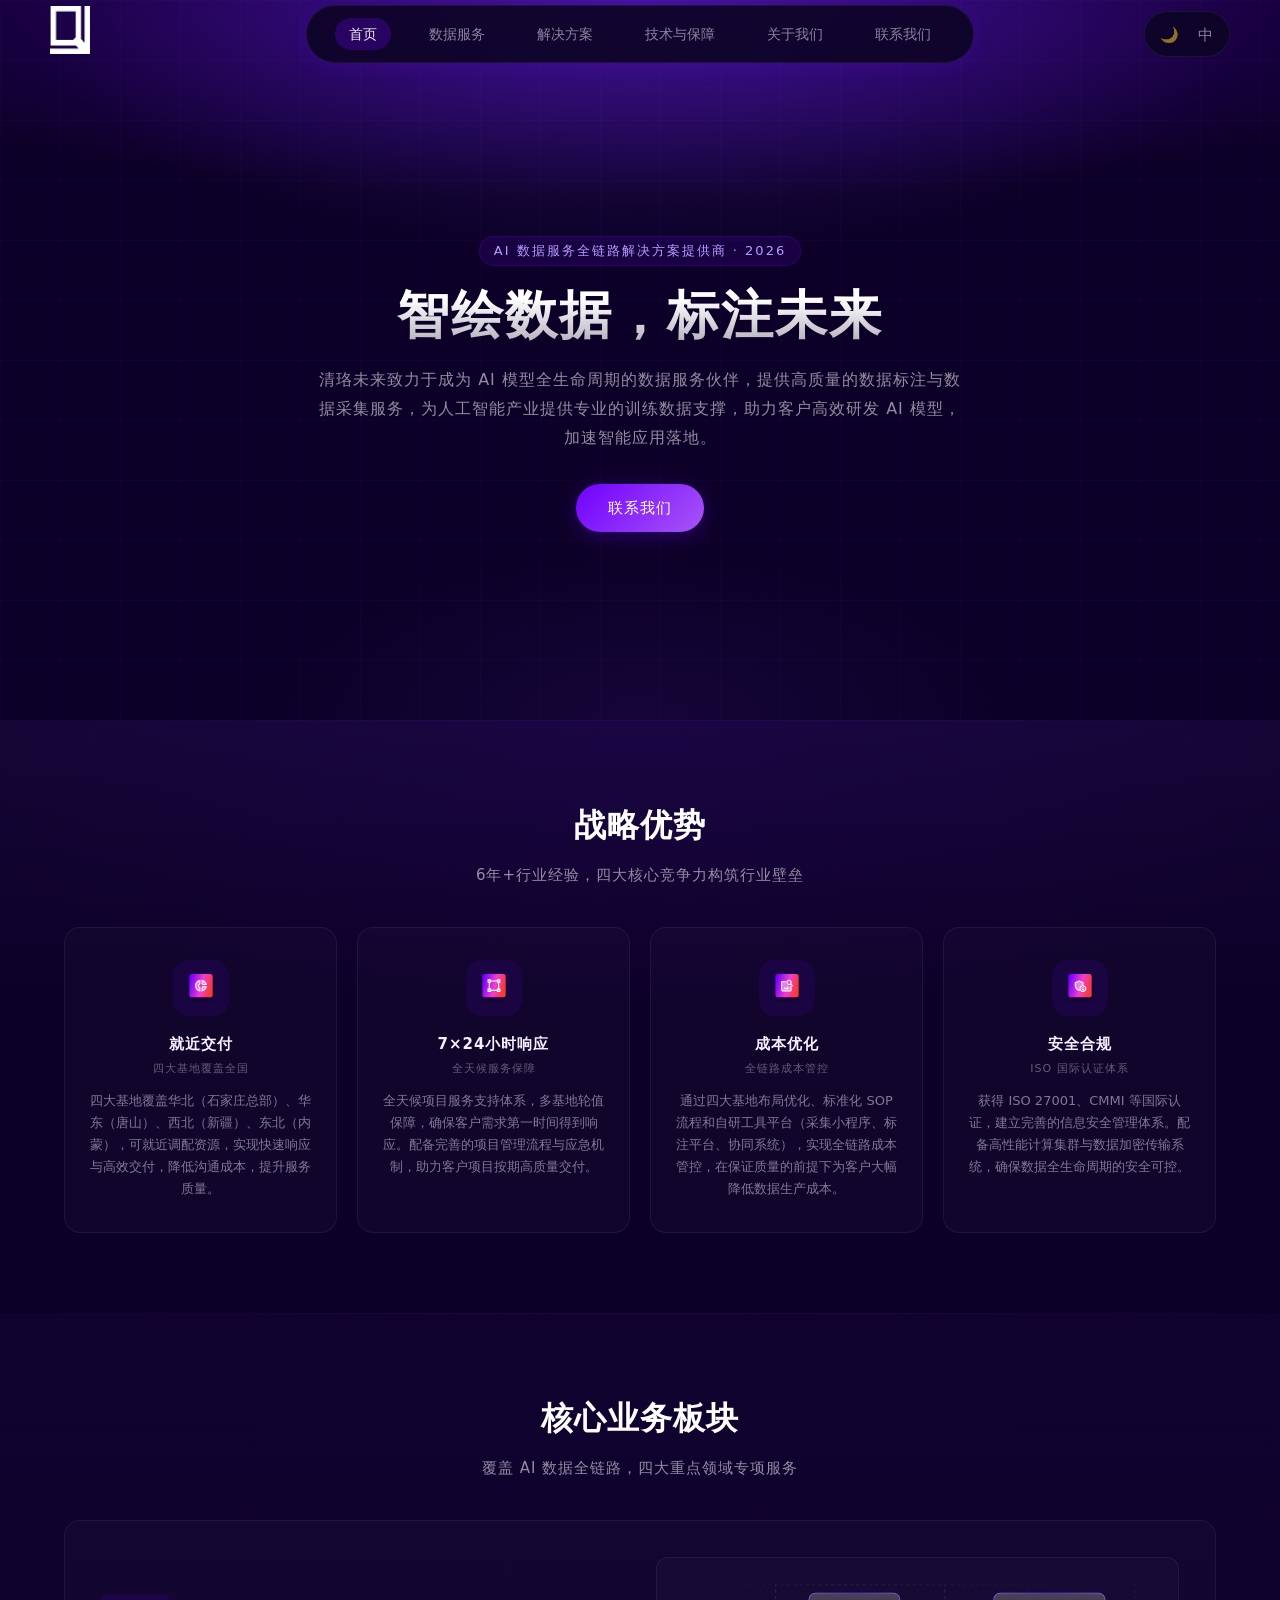
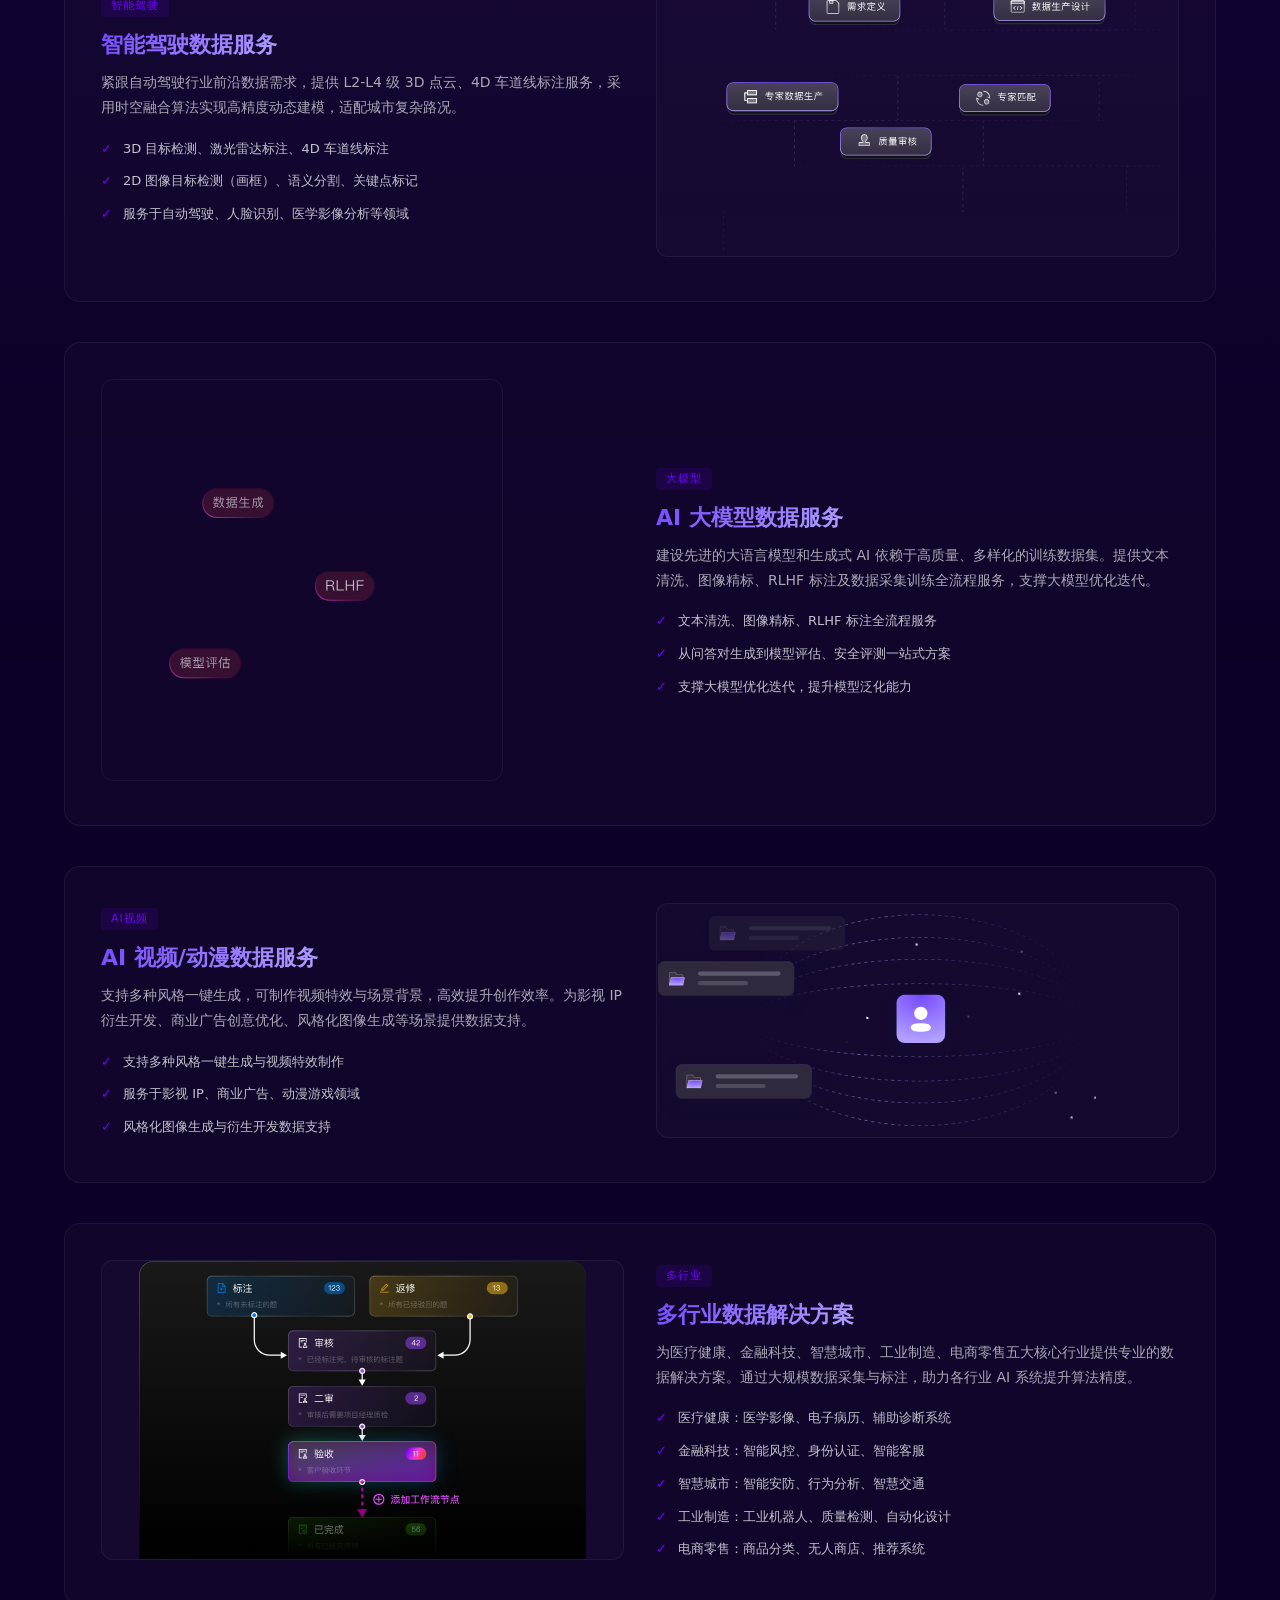
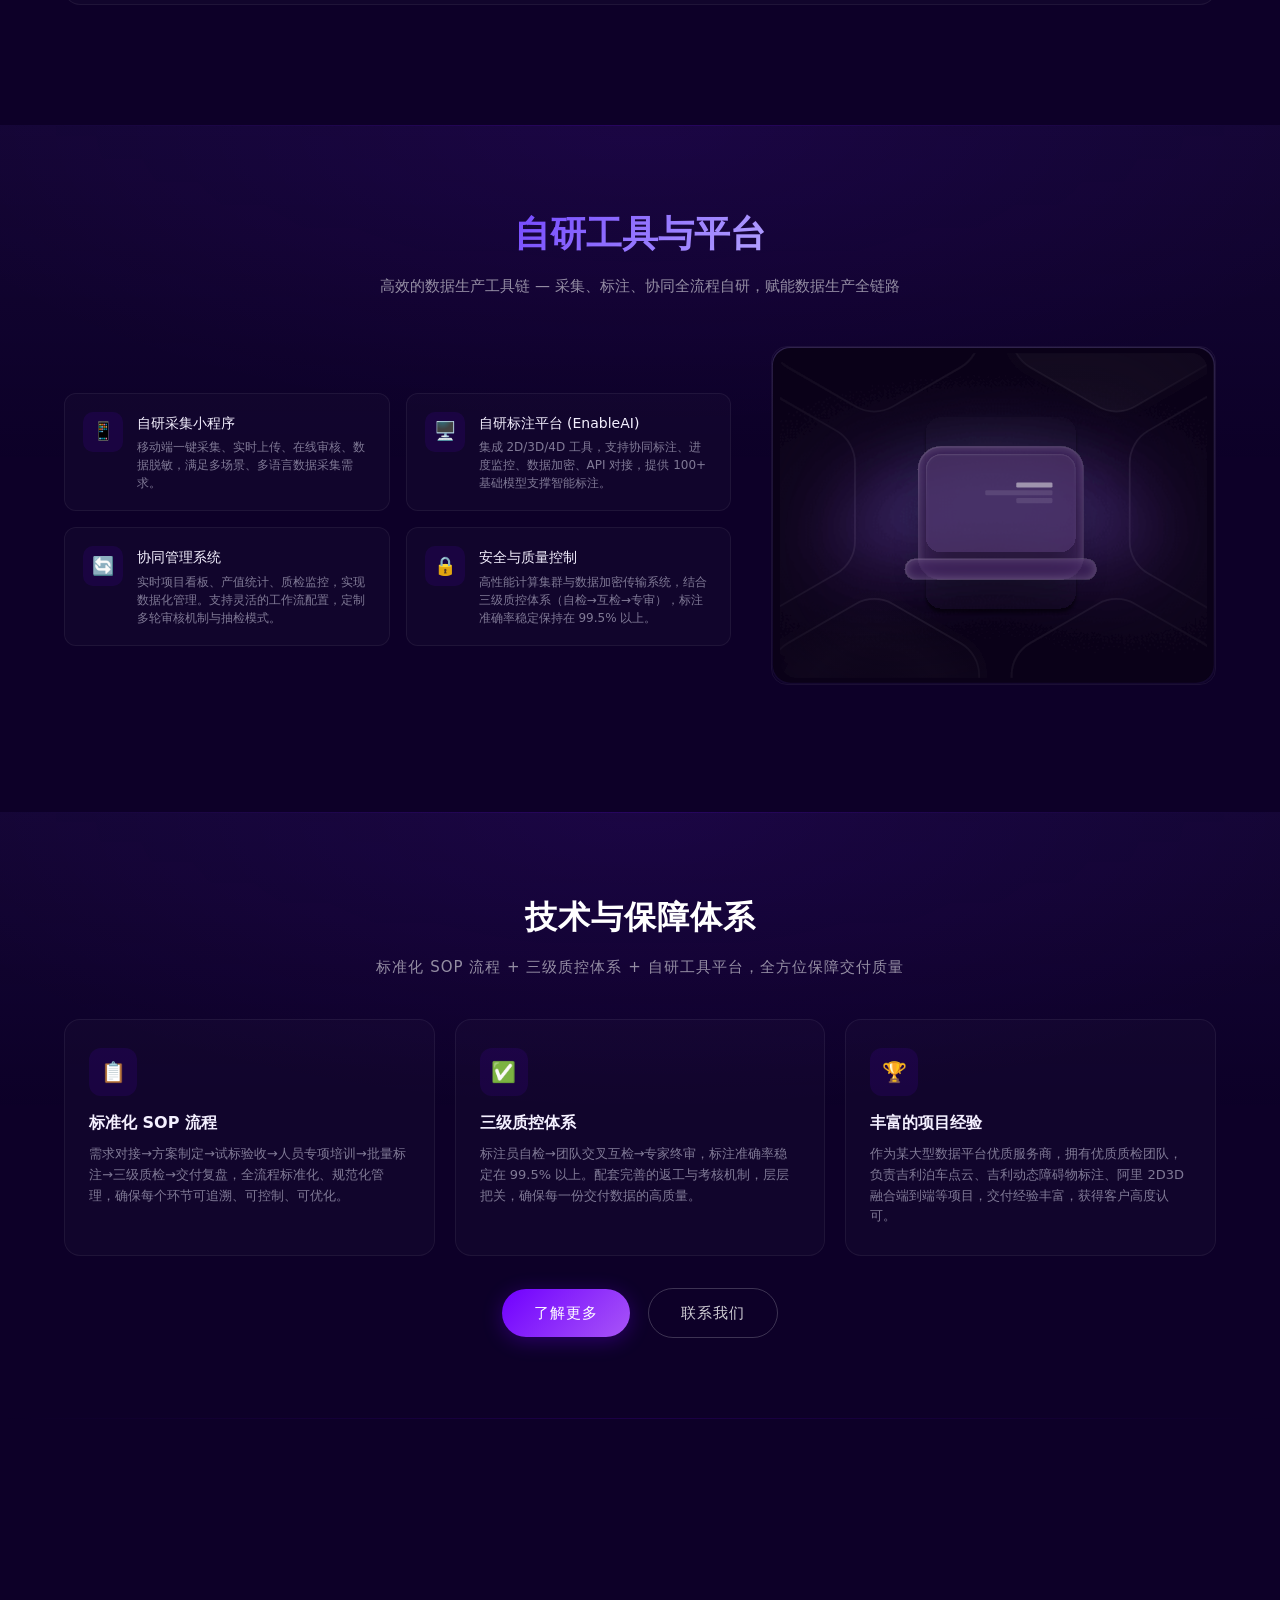
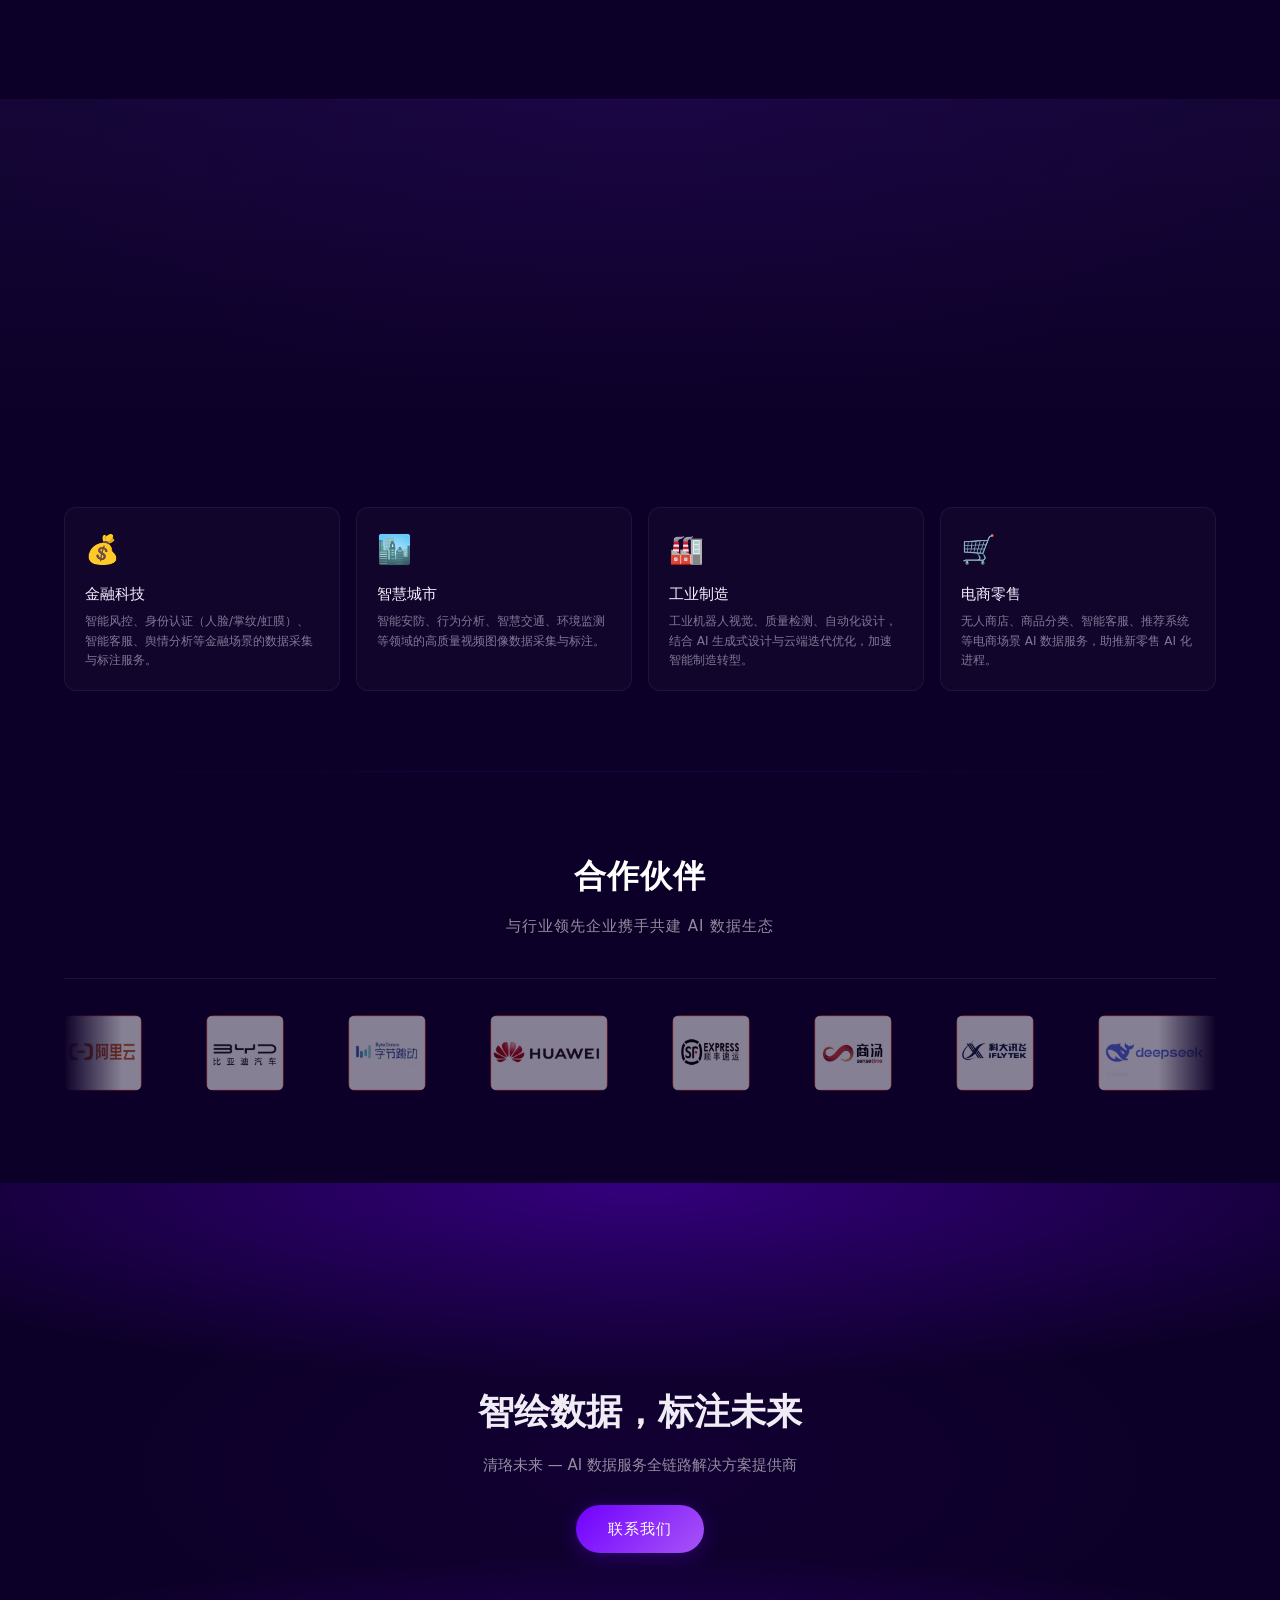
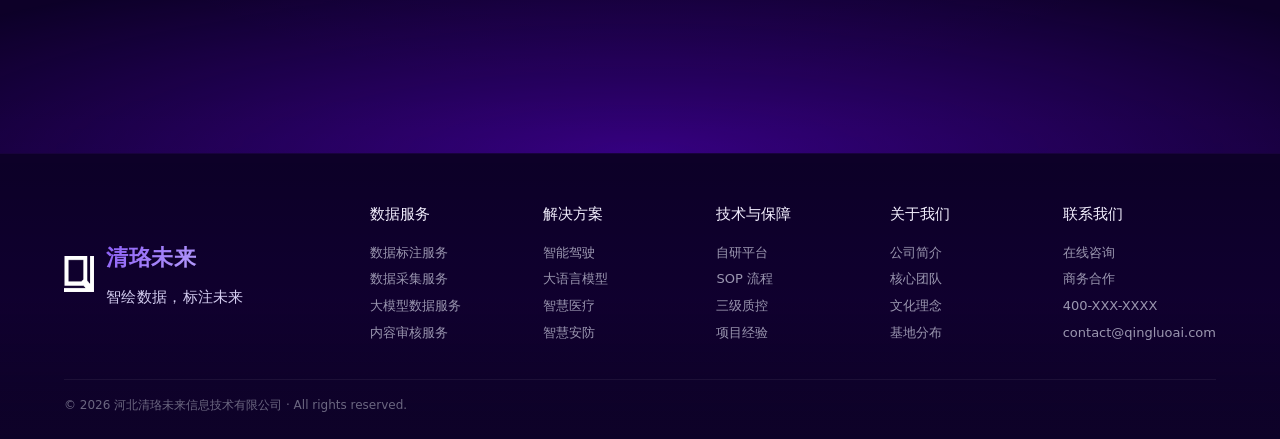
<file: index.html>
<!DOCTYPE html>
<html lang="zh-CN">

<head>
  <meta charset="UTF-8">
  <meta name="viewport" content="width=device-width, initial-scale=1.0">
  <title>清珞未来 - AI 数据服务全链路解决方案提供商</title>
  <meta name="description" content="河北清珞未来信息技术有限公司，AI数据服务全链路解决方案提供商，致力于提供数据标注、数据采集、大模型数据、内容审核等专业AI数据服务。">
  <link rel="icon" href="assets/images/favicon.png" type="image/png">
  <link rel="stylesheet" href="assets/css/style.css?v=4">
  <script src="assets/js/i18n.js"></script>
  <style>
    /* ===== Hero (index only) ===== */
    .hero {
      min-height: 80vh;
      display: flex;
      align-items: center;
      position: relative;
      overflow: hidden;
      padding-top: 48px
    }

    .hero::before {
      content: '';
      position: absolute;
      top: 0;
      left: 0;
      right: 0;
      height: 200px;
      background: radial-gradient(ellipse 70% 100% at 50% 0%, rgba(112, 0, 255, 0.4) 0%, transparent 100%);
      pointer-events: none;
      z-index: 0
    }

    .hero-bg {
      position: absolute;
      inset: 0;
      background: radial-gradient(ellipse 80% 60% at 50% 0%, rgba(117, 73, 255, 0.25) 0%, transparent 60%), radial-gradient(ellipse 50% 40% at 50% 100%, rgba(117, 73, 255, 0.08) 0%, transparent 60%);
      z-index: 0
    }

    .hero-grid {
      position: absolute;
      inset: 0;
      background-image: linear-gradient(rgba(117, 73, 255, 0.04) 1px, transparent 1px), linear-gradient(90deg, rgba(117, 73, 255, 0.04) 1px, transparent 1px);
      background-size: 60px 60px;
      z-index: 0
    }

    .hero-content {
      position: relative;
      z-index: 1;
      text-align: center;
      max-width: 900px;
      margin: 0 auto;
      padding: 0 24px
    }

    .hero h1 {
      font-size: 52px;
      font-weight: 700;
      line-height: 1.15;
      margin-bottom: 20px;
      letter-spacing: 2px
    }

    .hero h1 .gradient-text {
      background: linear-gradient(180deg, #FFFFFF 23%, rgba(255, 255, 255, 0.70) 95%);
      -webkit-background-clip: text;
      -webkit-text-fill-color: transparent;
      background-clip: text
    }

    .hero p {
      color: rgba(255, 255, 255, 0.55);
      font-size: 16px;
      max-width: 650px;
      margin: 0 auto 32px;
      letter-spacing: 1px;
      line-height: 1.8
    }

    .hero-tag {
      display: inline-block;
      padding: 4px 14px;
      border-radius: 20px;
      background: rgba(112, 0, 255, 0.12);
      border: 1px solid rgba(112, 0, 255, 0.25);
      color: #b2a0ff;
      font-size: 13px;
      margin-bottom: 20px;
      letter-spacing: 2px
    }

    .hero-cta {
      display: flex;
      gap: 16px;
      justify-content: center;
      flex-wrap: wrap
    }

    /* ===== Features Grid ===== */
    .features-grid {
      display: grid;
      grid-template-columns: repeat(4, 1fr);
      gap: 20px
    }

    .feature-card {
      background: rgba(255, 255, 255, 0.02);
      border: 1px solid rgba(255, 255, 255, 0.06);
      border-radius: 16px;
      padding: 32px 24px;
      text-align: center;
      transition: all 0.4s ease
    }

    .feature-card:hover {
      transform: translateY(-6px);
      border-color: rgba(112, 0, 255, 0.3);
      box-shadow: 0 20px 60px rgba(117, 73, 255, 0.08)
    }

    .feature-icon {
      width: 56px;
      height: 56px;
      margin: 0 auto 16px;
      border-radius: 16px;
      background: rgba(112, 0, 255, 0.1);
      display: flex;
      align-items: center;
      justify-content: center
    }

    .feature-icon img {
      width: 28px;
      height: 28px;
      object-fit: contain
    }

    .feature-card h3 {
      font-size: 15px;
      font-weight: 600;
      color: #F4F0FF;
      margin-bottom: 4px;
      letter-spacing: 1px
    }

    .feature-card .feature-sub {
      font-size: 11px;
      color: rgba(155, 150, 176, 0.6);
      letter-spacing: 1px;
      margin-bottom: 12px
    }

    .feature-card p {
      font-size: 13px;
      color: rgba(155, 150, 176, 0.8);
      line-height: 1.7
    }

    /* ===== Platform ===== */
    .platform-header {
      text-align: center;
      margin-bottom: 48px
    }

    .platform-header h2 {
      font-size: 36px;
      font-weight: 700;
      margin-bottom: 12px
    }

    .platform-header h2 .gradient-accent {
      background: linear-gradient(135deg, #7549ff, #b2a0ff);
      -webkit-background-clip: text;
      -webkit-text-fill-color: transparent;
      background-clip: text
    }

    .platform-header p {
      color: rgba(255, 255, 255, 0.55);
      max-width: 600px;
      margin: 0 auto;
      font-size: 15px
    }

    .playout {
      display: grid;
      grid-template-columns: 1.2fr 0.8fr;
      gap: 40px;
      align-items: center;
      margin-bottom: 40px
    }

    .platform-visual img {
      width: 100%;
      height: auto;
      border-radius: 16px;
      border: 1px solid rgba(255, 255, 255, 0.06)
    }

    .pfeatures {
      display: grid;
      grid-template-columns: 1fr 1fr;
      gap: 16px
    }

    .pfeature {
      display: flex;
      gap: 14px;
      padding: 18px;
      background: rgba(255, 255, 255, 0.02);
      border: 1px solid rgba(255, 255, 255, 0.06);
      border-radius: 12px;
      transition: all 0.3s ease
    }

    .pfeature:hover {
      background: rgba(112, 0, 255, 0.05);
      border-color: rgba(112, 0, 255, 0.2)
    }

    .pfeature-icon {
      width: 40px;
      height: 40px;
      min-width: 40px;
      border-radius: 10px;
      background: rgba(112, 0, 255, 0.1);
      display: flex;
      align-items: center;
      justify-content: center;
      font-size: 18px
    }

    .pfeature h4 {
      font-size: 14px;
      font-weight: 500;
      color: #F4F0FF;
      margin-bottom: 4px
    }

    .pfeature p {
      font-size: 12px;
      color: rgba(155, 150, 176, 0.8);
      line-height: 1.5
    }

    /* ===== QC ===== */
    .qc-grid {
      display: grid;
      grid-template-columns: repeat(3, 1fr);
      gap: 20px
    }

    .qc-card {
      background: rgba(255, 255, 255, 0.02);
      border: 1px solid rgba(255, 255, 255, 0.06);
      border-radius: 16px;
      padding: 28px 24px;
      transition: all 0.3s ease
    }

    .qc-card:hover {
      transform: translateY(-4px);
      border-color: rgba(112, 0, 255, 0.3)
    }

    .qc-card-icon {
      width: 48px;
      height: 48px;
      border-radius: 12px;
      background: rgba(112, 0, 255, 0.1);
      display: flex;
      align-items: center;
      justify-content: center;
      font-size: 20px;
      margin-bottom: 14px
    }

    .qc-card h4 {
      font-size: 16px;
      font-weight: 600;
      color: #F4F0FF;
      margin-bottom: 8px
    }

    .qc-card p {
      font-size: 13px;
      color: rgba(155, 150, 176, 0.8);
      line-height: 1.6
    }

    /* ===== Solutions Grid ===== */
    .solution-grid {
      display: grid;
      grid-template-columns: repeat(4, 1fr);
      gap: 16px
    }

    .solution-item {
      background: rgba(255, 255, 255, 0.02);
      border: 1px solid rgba(255, 255, 255, 0.06);
      border-radius: 12px;
      padding: 20px;
      transition: all 0.3s ease
    }

    .solution-item:hover {
      transform: translateY(-4px);
      border-color: rgba(112, 0, 255, 0.3);
      box-shadow: 0 20px 60px rgba(117, 73, 255, 0.08)
    }

    .solution-icon {
      font-size: 28px;
      margin-bottom: 10px
    }

    .solution-item h4 {
      font-size: 15px;
      font-weight: 500;
      color: #F4F0FF;
      margin-bottom: 6px
    }

    .solution-item p {
      font-size: 12px;
      color: rgba(155, 150, 176, 0.8);
      line-height: 1.6
    }

    /* ===== Blog ===== */
    .blog-grid {
      display: grid;
      grid-template-columns: repeat(3, 1fr);
      gap: 20px
    }

    .blog-card {
      background: rgba(255, 255, 255, 0.02);
      border: 1px solid rgba(255, 255, 255, 0.06);
      border-radius: 12px;
      padding: 24px;
      transition: all 0.3s ease;
      display: flex;
      flex-direction: column
    }

    .blog-card:hover {
      transform: translateY(-4px);
      border-color: rgba(112, 0, 255, 0.3)
    }

    .blog-tag {
      display: inline-block;
      padding: 2px 10px;
      border-radius: 4px;
      background: rgba(112, 0, 255, 0.12);
      color: #7000FF;
      font-size: 11px;
      margin-bottom: 10px;
      align-self: flex-start
    }

    .blog-card h4 {
      font-size: 15px;
      font-weight: 500;
      color: #F4F0FF;
      margin-bottom: 8px;
      line-height: 1.5;
      flex: 1
    }

    .blog-meta {
      display: flex;
      justify-content: space-between;
      color: rgba(155, 150, 176, 0.6);
      font-size: 12px;
      margin-top: 12px;
      padding-top: 12px;
      border-top: 1px solid rgba(255, 255, 255, 0.06)
    }

    /* ===== Partners Marquee ===== */
    .partner-carousel {
      position: relative;
      margin-top: 28px;
      padding: 32px 0 8px;
      border-top: 1px solid rgba(255, 255, 255, 0.06);
      overflow: hidden
    }
    .partner-track {
      display: flex;
      gap: 64px;
      padding: 4px 0
    }
    .partner-track-wrap {
      overflow: hidden;
      position: relative;
      mask-image: linear-gradient(to right, transparent 0%, #000 5%, #000 95%, transparent 100%);
      -webkit-mask-image: linear-gradient(to right, transparent 0%, #000 5%, #000 95%, transparent 100%)
    }
    .partner-track-inner {
      display: flex;
      gap: 64px;
      width: -webkit-max-content;
      width: max-content;
      animation: partnerScroll 30s linear infinite
    }
    .partner-carousel.paused .partner-track-inner {
      animation-play-state: paused
    }
    @keyframes partnerScroll {
      0% { transform: translateX(0) }
      100% { transform: translateX(-50%) }
    }
    .partner-track-inner img {
      height: 76px;
      width: auto;
      flex-shrink: 0;
      opacity: 0.5;
      transition: opacity 0.3s ease, transform 0.3s ease;
      cursor: pointer;
      border-radius: 8px;
      filter: grayscale(0.2)
    }
    .partner-track-inner img:hover {
      opacity: 1;
      transform: scale(1.08);
      filter: grayscale(0)
    }

    /* ===== CTA Glows ===== */
    #contact {
      position: relative;
      overflow: hidden
    }

    #contact::before {
      content: '';
      position: absolute;
      top: 0;
      left: 0;
      right: 0;
      height: 200px;
      background: radial-gradient(ellipse 70% 100% at 50% 0%, rgba(112, 0, 255, 0.4) 0%, transparent 100%);
      pointer-events: none;
      z-index: 0
    }

    #contact::after {
      content: '';
      position: absolute;
      bottom: 0;
      left: 0;
      right: 0;
      height: 200px;
      background: radial-gradient(ellipse 70% 100% at 50% 100%, rgba(112, 0, 255, 0.4) 0%, transparent 100%);
      pointer-events: none;
      z-index: 0
    }

    /* ===== Responsive ===== */
    @media (max-width: 1024px) {

      .blog-grid {
        grid-template-columns: 1fr
      }
    }

    @media (max-width: 768px) {
      .hero h1 {
        font-size: 28px
      }

      .hero {
        min-height: 60vh
      }

      .features-grid,
      .qc-grid {
        grid-template-columns: 1fr
      }

      .solution-grid {
        grid-template-columns: 1fr
      }

      .pfeatures {
        grid-template-columns: 1fr
      }

      .hero-cta {
        flex-direction: column;
        align-items: center
      }
    }
  </style>
</head>

<body class="page" data-page="index">

  <div id="nav-placeholder"></div>
  <section class="hero">
    <div class="hero-bg"></div>
    <div class="hero-grid"></div>
    <div class="hero-content ql-reveal">
      <div class="hero-tag">AI 数据服务全链路解决方案提供商 · 2026</div>
      <h1><span class="gradient-text">智绘数据，标注未来</span></h1>
      <p>清珞未来致力于成为 AI 模型全生命周期的数据服务伙伴，提供高质量的数据标注与数据采集服务，为人工智能产业提供专业的训练数据支撑，助力客户高效研发 AI 模型，加速智能应用落地。</p>
      <div class="hero-cta">
        <a href="contact.html" class="btn btn-primary">联系我们</a>
      </div>
    </div>
  </section>

  <section class="section section-glow">
    <div class="container">
      <h2 class="section-title ql-reveal">战略优势</h2>
      <p class="section-subtitle ql-reveal ql-d1">6年+行业经验，四大核心竞争力构筑行业壁垒</p>
      <div class="features-grid">
        <div class="feature-card ql-reveal ql-d1">
          <div class="feature-icon"><img src="assets/images/img_003.svg" alt="" loading="lazy"></div>
          <h3>就近交付</h3>
          <div class="feature-sub">四大基地覆盖全国</div>
          <p>四大基地覆盖华北（石家庄总部）、华东（唐山）、西北（新疆）、东北（内蒙），可就近调配资源，实现快速响应与高效交付，降低沟通成本，提升服务质量。</p>
        </div>
        <div class="feature-card ql-reveal ql-d2">
          <div class="feature-icon"><img src="assets/images/img_060.svg" alt="" loading="lazy"></div>
          <h3>7×24小时响应</h3>
          <div class="feature-sub">全天候服务保障</div>
          <p>全天候项目服务支持体系，多基地轮值保障，确保客户需求第一时间得到响应。配备完善的项目管理流程与应急机制，助力客户项目按期高质量交付。</p>
        </div>
        <div class="feature-card ql-reveal ql-d3">
          <div class="feature-icon"><img src="assets/images/img_063.svg" alt="" loading="lazy"></div>
          <h3>成本优化</h3>
          <div class="feature-sub">全链路成本管控</div>
          <p>通过四大基地布局优化、标准化 SOP 流程和自研工具平台（采集小程序、标注平台、协同系统），实现全链路成本管控，在保证质量的前提下为客户大幅降低数据生产成本。</p>
        </div>
        <div class="feature-card ql-reveal ql-d4">
          <div class="feature-icon"><img src="assets/images/img_064.svg" alt="" loading="lazy"></div>
          <h3>安全合规</h3>
          <div class="feature-sub">ISO 国际认证体系</div>
          <p>获得 ISO 27001、CMMI 等国际认证，建立完善的信息安全管理体系。配备高性能计算集群与数据加密传输系统，确保数据全生命周期的安全可控。</p>
        </div>
      </div>
    </div>
  </section>

  <section class="section section-alt" id="services">
    <div class="container">
      <h2 class="section-title ql-slide">核心业务板块</h2>
      <p class="section-subtitle ql-slide ql-d1">覆盖 AI 数据全链路，四大重点领域专项服务</p>
      <div class="service-block ql-reveal ql-d1">
        <div>
          <span class="tag">智能驾驶</span>
          <h3><span class="gradient-accent">智能驾驶数据服务</span></h3>
          <p>紧跟自动驾驶行业前沿数据需求，提供 L2-L4 级 3D 点云、4D 车道线标注服务，采用时空融合算法实现高精度动态建模，适配城市复杂路况。</p>
          <ul>
            <li>3D 目标检测、激光雷达标注、4D 车道线标注</li>
            <li>2D 图像目标检测（画框）、语义分割、关键点标记</li>
            <li>服务于自动驾驶、人脸识别、医学影像分析等领域</li>
          </ul>
        </div>
        <div><img src="assets/images/img_021.svg" alt="智能驾驶数据服务"
            style="max-height:300px;object-fit:contain;background:rgba(255,255,255,0.02)" loading="lazy"></div>
      </div>
      <div class="service-block reverse ql-reveal ql-d2">
        <div>
          <span class="tag">大模型</span>
          <h3><span class="gradient-accent">AI 大模型数据服务</span></h3>
          <p>建设先进的大语言模型和生成式 AI 依赖于高质量、多样化的训练数据集。提供文本清洗、图像精标、RLHF 标注及数据采集训练全流程服务，支撑大模型优化迭代。</p>
          <ul>
            <li>文本清洗、图像精标、RLHF 标注全流程服务</li>
            <li>从问答对生成到模型评估、安全评测一站式方案</li>
            <li>支撑大模型优化迭代，提升模型泛化能力</li>
          </ul>
        </div>
        <div><img src="assets/images/img_037.svg" alt="AI 大模型数据服务" style="width:402px;height:402px;background:transparent"
            loading="lazy"></div>
      </div>
      <div class="service-block ql-reveal ql-d3">
        <div>
          <span class="tag">AI视频</span>
          <h3><span class="gradient-accent">AI 视频/动漫数据服务</span></h3>
          <p>支持多种风格一键生成，可制作视频特效与场景背景，高效提升创作效率。为影视 IP 衍生开发、商业广告创意优化、风格化图像生成等场景提供数据支持。</p>
          <ul>
            <li>支持多种风格一键生成与视频特效制作</li>
            <li>服务于影视 IP、商业广告、动漫游戏领域</li>
            <li>风格化图像生成与衍生开发数据支持</li>
          </ul>
        </div>
        <div><img src="assets/images/img_072.svg" alt="AI 视频/动漫数据服务"
            style="max-height:300px;object-fit:contain;background:rgba(255,255,255,0.02)" loading="lazy"></div>
      </div>
      <div class="service-block reverse ql-reveal ql-d4">
        <div>
          <span class="tag">多行业</span>
          <h3><span class="gradient-accent">多行业数据解决方案</span></h3>
          <p>为医疗健康、金融科技、智慧城市、工业制造、电商零售五大核心行业提供专业的数据解决方案。通过大规模数据采集与标注，助力各行业 AI 系统提升算法精度。</p>
          <ul>
            <li>医疗健康：医学影像、电子病历、辅助诊断系统</li>
            <li>金融科技：智能风控、身份认证、智能客服</li>
            <li>智慧城市：智能安防、行为分析、智慧交通</li>
            <li>工业制造：工业机器人、质量检测、自动化设计</li>
            <li>电商零售：商品分类、无人商店、推荐系统</li>
          </ul>
        </div>
        <div><img src="assets/images/img_015.svg" alt="多行业数据解决方案"
            style="max-height:300px;object-fit:contain;background:rgba(255,255,255,0.02)" loading="lazy"></div>
      </div>
    </div>
  </section>

  <section class="section section-glow" id="platform">
    <div class="container">
      <div class="platform-header ql-scale">
        <h2><span class="gradient-accent">自研工具与平台</span></h2>
        <p>高效的数据生产工具链 — 采集、标注、协同全流程自研，赋能数据生产全链路</p>
      </div>
      <div class="playout ql-reveal ql-d1">
        <div class="pfeatures">
          <div class="pfeature ql-reveal ql-d1">
            <div class="pfeature-icon">📱</div>
            <div>
              <h4>自研采集小程序</h4>
              <p>移动端一键采集、实时上传、在线审核、数据脱敏，满足多场景、多语言数据采集需求。</p>
            </div>
          </div>
          <div class="pfeature ql-reveal ql-d2">
            <div class="pfeature-icon">🖥️</div>
            <div>
              <h4>自研标注平台 (EnableAI)</h4>
              <p>集成 2D/3D/4D 工具，支持协同标注、进度监控、数据加密、API 对接，提供 100+ 基础模型支撑智能标注。</p>
            </div>
          </div>
          <div class="pfeature ql-reveal ql-d3">
            <div class="pfeature-icon">🔄</div>
            <div>
              <h4>协同管理系统</h4>
              <p>实时项目看板、产值统计、质检监控，实现数据化管理。支持灵活的工作流配置，定制多轮审核机制与抽检模式。</p>
            </div>
          </div>
          <div class="pfeature ql-reveal ql-d4">
            <div class="pfeature-icon">🔒</div>
            <div>
              <h4>安全与质量控制</h4>
              <p>高性能计算集群与数据加密传输系统，结合三级质控体系（自检→互检→专审），标注准确率稳定保持在 99.5% 以上。</p>
            </div>
          </div>
        </div>
        <div class="platform-visual ql-reveal ql-d3">
          <img src="assets/images/img_009.svg" alt="自研平台展示" loading="lazy">
        </div>
      </div>
    </div>
  </section>

  <section class="section section-alt section-glow">
    <div class="container">
      <h2 class="section-title ql-reveal">技术与保障体系</h2>
      <p class="section-subtitle ql-reveal ql-d1">标准化 SOP 流程 + 三级质控体系 + 自研工具平台，全方位保障交付质量</p>
      <div class="qc-grid">
        <div class="qc-card ql-reveal ql-d1">
          <div class="qc-card-icon">📋</div>
          <h4>标准化 SOP 流程</h4>
          <p>需求对接→方案制定→试标验收→人员专项培训→批量标注→三级质检→交付复盘，全流程标准化、规范化管理，确保每个环节可追溯、可控制、可优化。</p>
        </div>
        <div class="qc-card ql-reveal ql-d2">
          <div class="qc-card-icon">✅</div>
          <h4>三级质控体系</h4>
          <p>标注员自检→团队交叉互检→专家终审，标注准确率稳定在 99.5% 以上。配套完善的返工与考核机制，层层把关，确保每一份交付数据的高质量。</p>
        </div>
        <div class="qc-card ql-reveal ql-d3">
          <div class="qc-card-icon">🏆</div>
          <h4>丰富的项目经验</h4>
          <p>作为某大型数据平台优质服务商，拥有优质质检团队，负责吉利泊车点云、吉利动态障碍物标注、阿里 2D3D 融合端到端等项目，交付经验丰富，获得客户高度认可。</p>
        </div>
      </div>
      <div style="text-align:center;margin-top:32px">
        <a href="technology.html" class="btn btn-primary">了解更多</a>
        <a href="contact.html" class="btn btn-outline" style="margin-left:12px">联系我们</a>
      </div>
    </div>
  </section>

  <section class="section">
    <div class="container">
      <div class="stats-row">
        <div class="stat-item ql-reveal">
          <div class="stat-num">1000+</div>
          <div class="stat-label">专业标注团队</div>
        </div>
        <div class="stat-item ql-reveal ql-d1">
          <div class="stat-num">99.5%</div>
          <div class="stat-label">交付准确率</div>
        </div>
        <div class="stat-item ql-reveal ql-d2">
          <div class="stat-num">4</div>
          <div class="stat-label">全国交付基地</div>
        </div>
        <div class="stat-item ql-reveal ql-d3">
          <div class="stat-num">6年+</div>
          <div class="stat-label">行业深耕经验</div>
        </div>
      </div>
    </div>
  </section>

  <section class="section section-alt section-glow" id="solutions">
    <div class="container">
      <h2 class="section-title ql-slide">行业解决方案</h2>
      <p class="section-subtitle ql-slide ql-d1">针对不同行业定制 AI 数据解决方案，赋能五大核心行业</p>
      <div class="solution-grid">
        <div class="solution-item ql-reveal ql-d1">
          <div class="solution-icon">🚗</div>
          <h4>智能驾驶</h4>
          <p>L2-L4 级 3D 点云、4D 车道线标注，采用时空融合算法实现高精度动态建模，适配城市复杂路况。</p>
        </div>
        <div class="solution-item ql-reveal ql-d2">
          <div class="solution-icon">💬</div>
          <h4>AI 大模型</h4>
          <p>文本清洗、图像精标、RLHF 标注及模型评估全流程服务，支撑大模型优化迭代，为多家知名大模型公司提供数据支持。</p>
        </div>
        <div class="solution-item ql-reveal ql-d3">
          <div class="solution-icon">🎬</div>
          <h4>AI 视频/动漫</h4>
          <p>支持多种风格一键生成与视频特效制作，服务于影视 IP 衍生开发、商业广告创意优化、动漫游戏等领域。</p>
        </div>
        <div class="solution-item ql-reveal ql-d4">
          <div class="solution-icon">🏥</div>
          <h4>医疗健康</h4>
          <p>医学影像标注、电子病历结构化、医学大模型训练数据、辅助诊断系统开发及健康监测数据服务。</p>
        </div>
        <div class="solution-item ql-reveal ql-d5">
          <div class="solution-icon">💰</div>
          <h4>金融科技</h4>
          <p>智能风控、身份认证（人脸/掌纹/虹膜）、智能客服、舆情分析等金融场景的数据采集与标注服务。</p>
        </div>
        <div class="solution-item ql-reveal ql-d6">
          <div class="solution-icon">🏙️</div>
          <h4>智慧城市</h4>
          <p>智能安防、行为分析、智慧交通、环境监测等领域的高质量视频图像数据采集与标注。</p>
        </div>
        <div class="solution-item ql-reveal ql-d6">
          <div class="solution-icon">🏭</div>
          <h4>工业制造</h4>
          <p>工业机器人视觉、质量检测、自动化设计，结合 AI 生成式设计与云端迭代优化，加速智能制造转型。</p>
        </div>
        <div class="solution-item ql-reveal ql-d6">
          <div class="solution-icon">🛒</div>
          <h4>电商零售</h4>
          <p>无人商店、商品分类、智能客服、推荐系统等电商场景 AI 数据服务，助推新零售 AI 化进程。</p>
        </div>
      </div>
    </div>
  </section>

  <section class="section">
    <div class="container">
      <h2 class="section-title ql-reveal">合作伙伴</h2>
      <p class="section-subtitle ql-reveal ql-d1">与行业领先企业携手共建 AI 数据生态</p>
      <div class="partner-carousel" id="partnerCarousel">
        <div class="partner-track-wrap">
          <div class="partner-track">
            <div class="partner-track-inner" id="partnerTrack">
              <img src="assets/images/partners/partner-01.png" alt="合作伙伴">
              <img src="assets/images/partners/partner-02.png" alt="合作伙伴">
              <img src="assets/images/partners/partner-03.png" alt="合作伙伴">
              <img src="assets/images/partners/partner-04.png" alt="合作伙伴">
              <img src="assets/images/partners/partner-05.png" alt="合作伙伴">
              <img src="assets/images/partners/partner-06.png" alt="合作伙伴">
              <img src="assets/images/partners/partner-07.png" alt="合作伙伴">
              <img src="assets/images/partners/partner-08.png" alt="合作伙伴">
              <img src="assets/images/partners/partner-09.png" alt="合作伙伴">
              <img src="assets/images/partners/partner-10.png" alt="合作伙伴">
              <img src="assets/images/partners/partner-11.png" alt="合作伙伴">
              <!-- duplicated for seamless loop -->
              <img src="assets/images/partners/partner-01.png" alt="合作伙伴">
              <img src="assets/images/partners/partner-02.png" alt="合作伙伴">
              <img src="assets/images/partners/partner-03.png" alt="合作伙伴">
              <img src="assets/images/partners/partner-04.png" alt="合作伙伴">
              <img src="assets/images/partners/partner-05.png" alt="合作伙伴">
              <img src="assets/images/partners/partner-06.png" alt="合作伙伴">
              <img src="assets/images/partners/partner-07.png" alt="合作伙伴">
              <img src="assets/images/partners/partner-08.png" alt="合作伙伴">
              <img src="assets/images/partners/partner-09.png" alt="合作伙伴">
              <img src="assets/images/partners/partner-10.png" alt="合作伙伴">
              <img src="assets/images/partners/partner-11.png" alt="合作伙伴">
            </div>
          </div>
        </div>
      </div>
    </div>
    </div>
  </section>

  <!-- <section class="section section-alt" id="blog">
    <div class="container">
      <h2 class="section-title ql-reveal">资源中心</h2>
      <p class="section-subtitle ql-reveal ql-d1">前沿科技、产品动态与行业洞察</p>
      <div class="blog-grid">
        <div class="blog-card ql-reveal ql-d1">
          <span class="blog-tag">前沿科技</span>
          <h4>政策东风赋能数据产业，清珞未来精准卡位 AI 数据赛道</h4>
          <div class="blog-meta">
            <span>前沿资讯</span>
            <span>2026-06-10</span>
          </div>
        </div>
        <div class="blog-card ql-reveal ql-d2">
          <span class="blog-tag">清珞未来动态</span>
          <h4>清珞未来以三大平台为核，解锁 AI 商业化新路径</h4>
          <div class="blog-meta">
            <span>产品资讯</span>
            <span>2026-04-24</span>
          </div>
        </div>
        <div class="blog-card ql-reveal ql-d3">
          <span class="blog-tag">清珞未来动态</span>
          <h4>发布 | 规模化调用人类顶尖智慧，清珞未来 EnableExpert AI 大模型专家平台正式上线！</h4>
          <div class="blog-meta">
            <span>清珞未来动态</span>
            <span>2026-04-15</span>
          </div>
        </div>
      </div>
    </div>
  </section> -->

  <section class="section" id="contact">
    <div class="container">
      <div class="cta-wrapper">
        <div class="cta-banner ql-reveal">
          <h2>智绘数据，标注未来</h2>
          <p>清珞未来 — AI 数据服务全链路解决方案提供商</p>
          <div style="display:flex;gap:16px;justify-content:center;flex-wrap:wrap">
            <a href="contact.html" class="btn btn-primary">联系我们</a>
          </div>
        </div>
      </div>
  </section>

  <div class="back-to-top" id="backToTop">
    <button onclick="window.scrollTo({top:0,behavior:'smooth'})" aria-label="回到顶部">↑</button>
  </div>

  <div id="footer-placeholder"></div>

  <script src="assets/js/include.js"></script>
  <script>
    /* Back to top */
    (function () {
      var btn = document.getElementById('backToTop');
      if (!btn) return;
      var toggle = function () {btn.classList.toggle('show', window.scrollY > 400)};
      window.addEventListener('scroll', toggle);
      toggle();
    })();

    /* Partners marquee — pause on hover */
    (function () {
      var el = document.getElementById('partnerCarousel');
      if (!el) return;
      el.onmouseenter = function () { el.classList.add('paused'); };
      el.onmouseleave = function () { el.classList.remove('paused'); };
    })();
  </script>
</body>

</html>
</file>
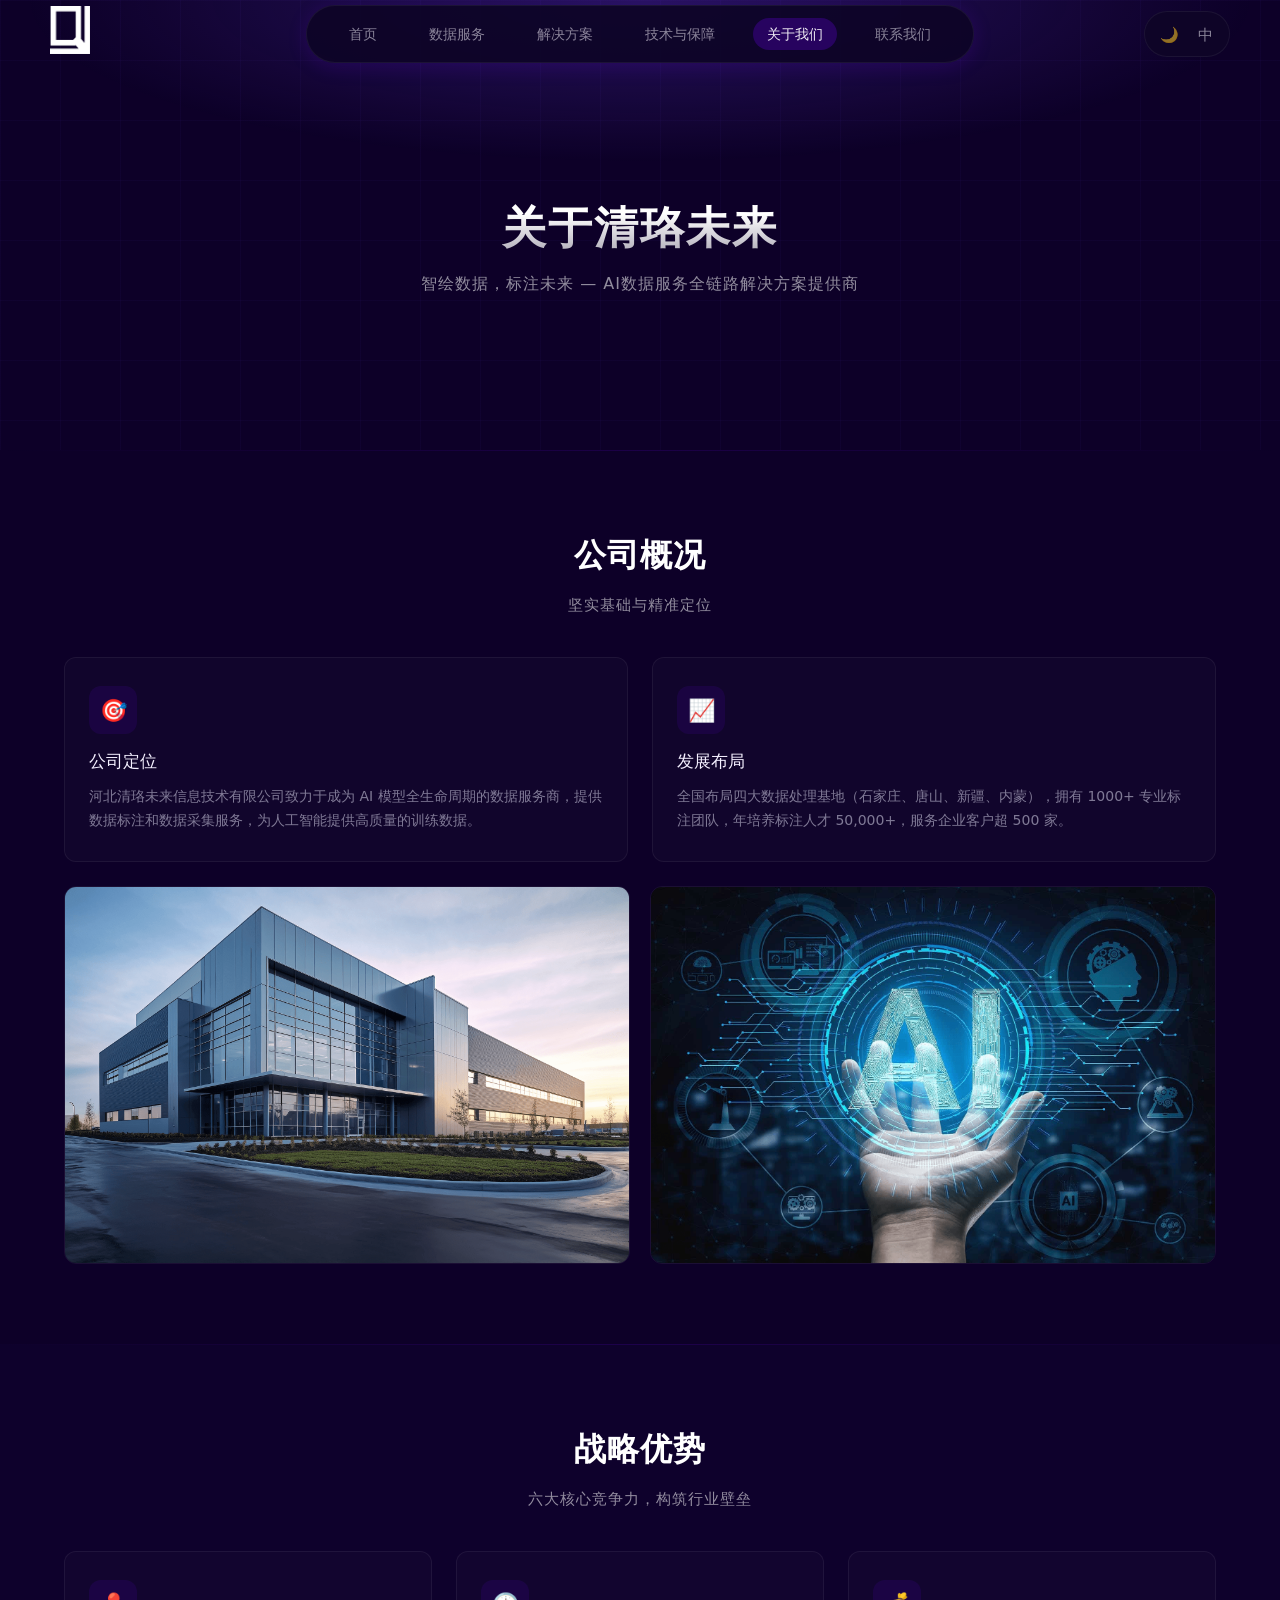
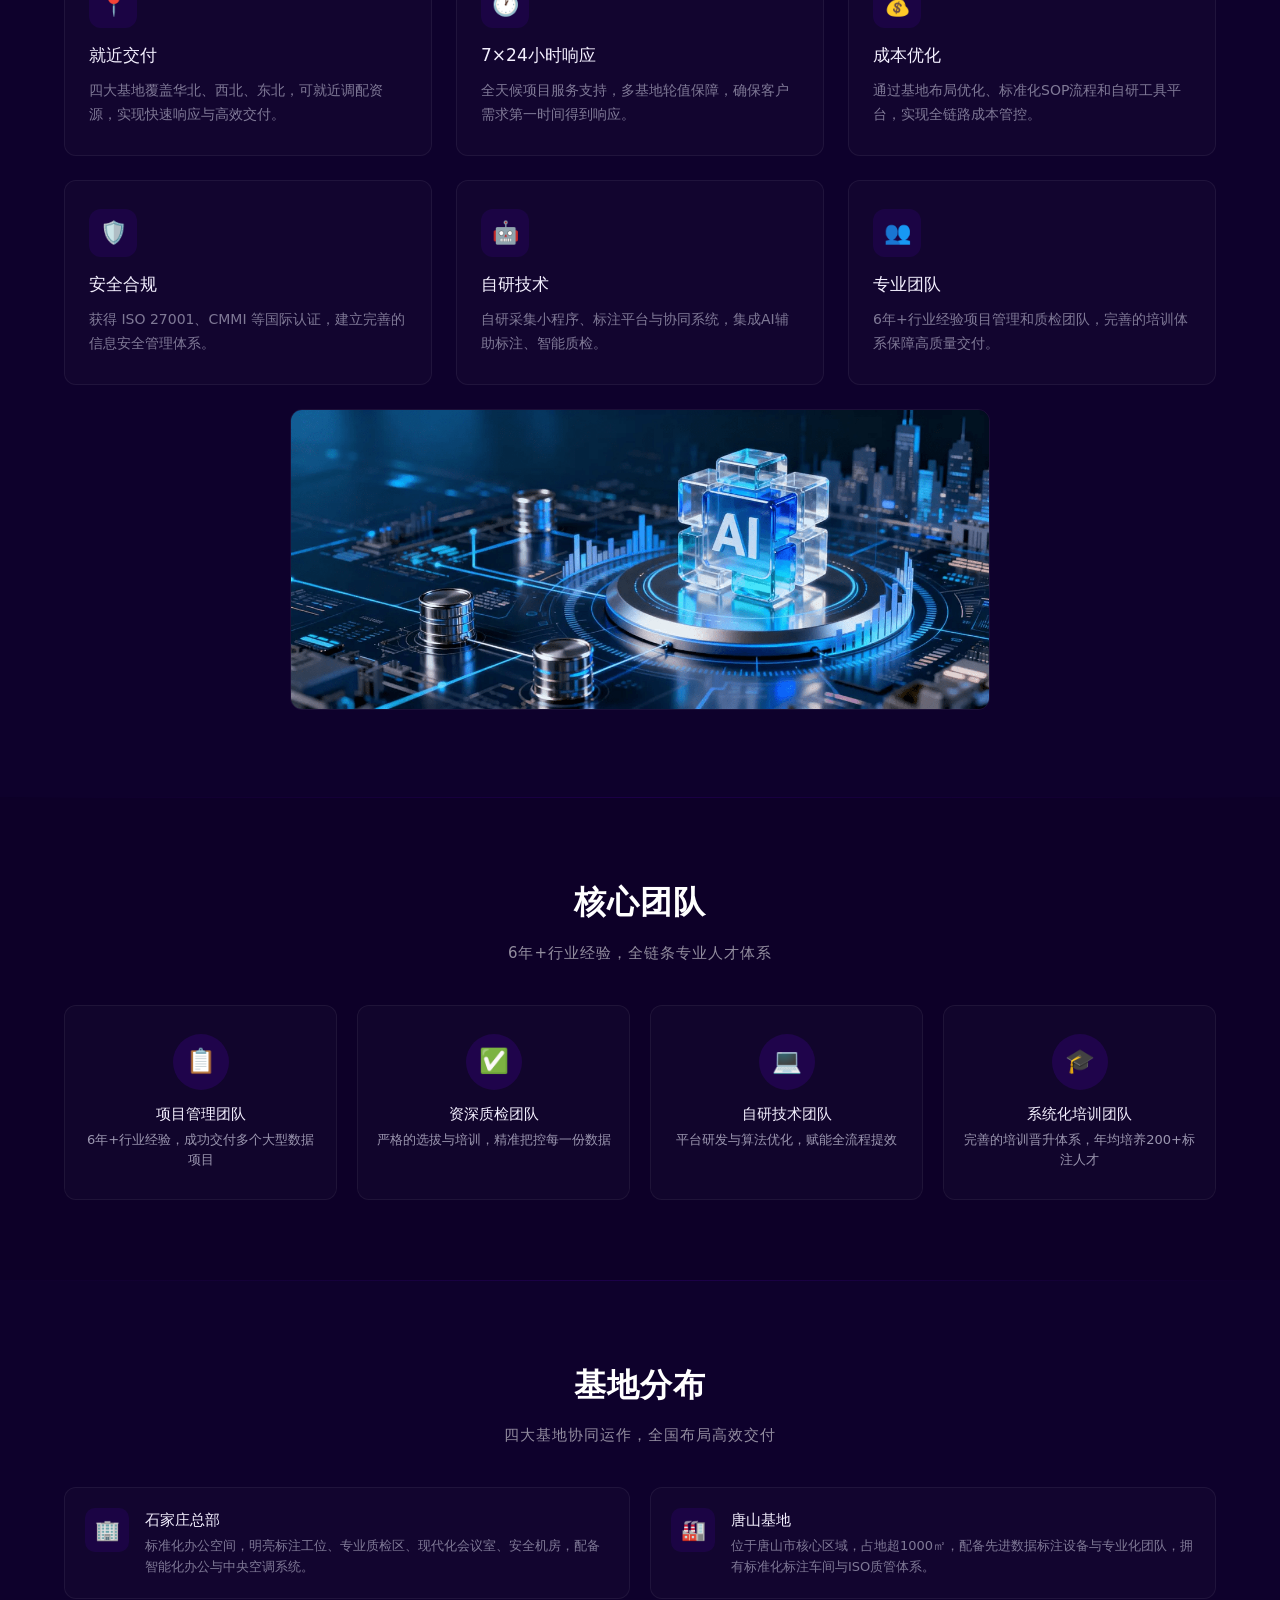
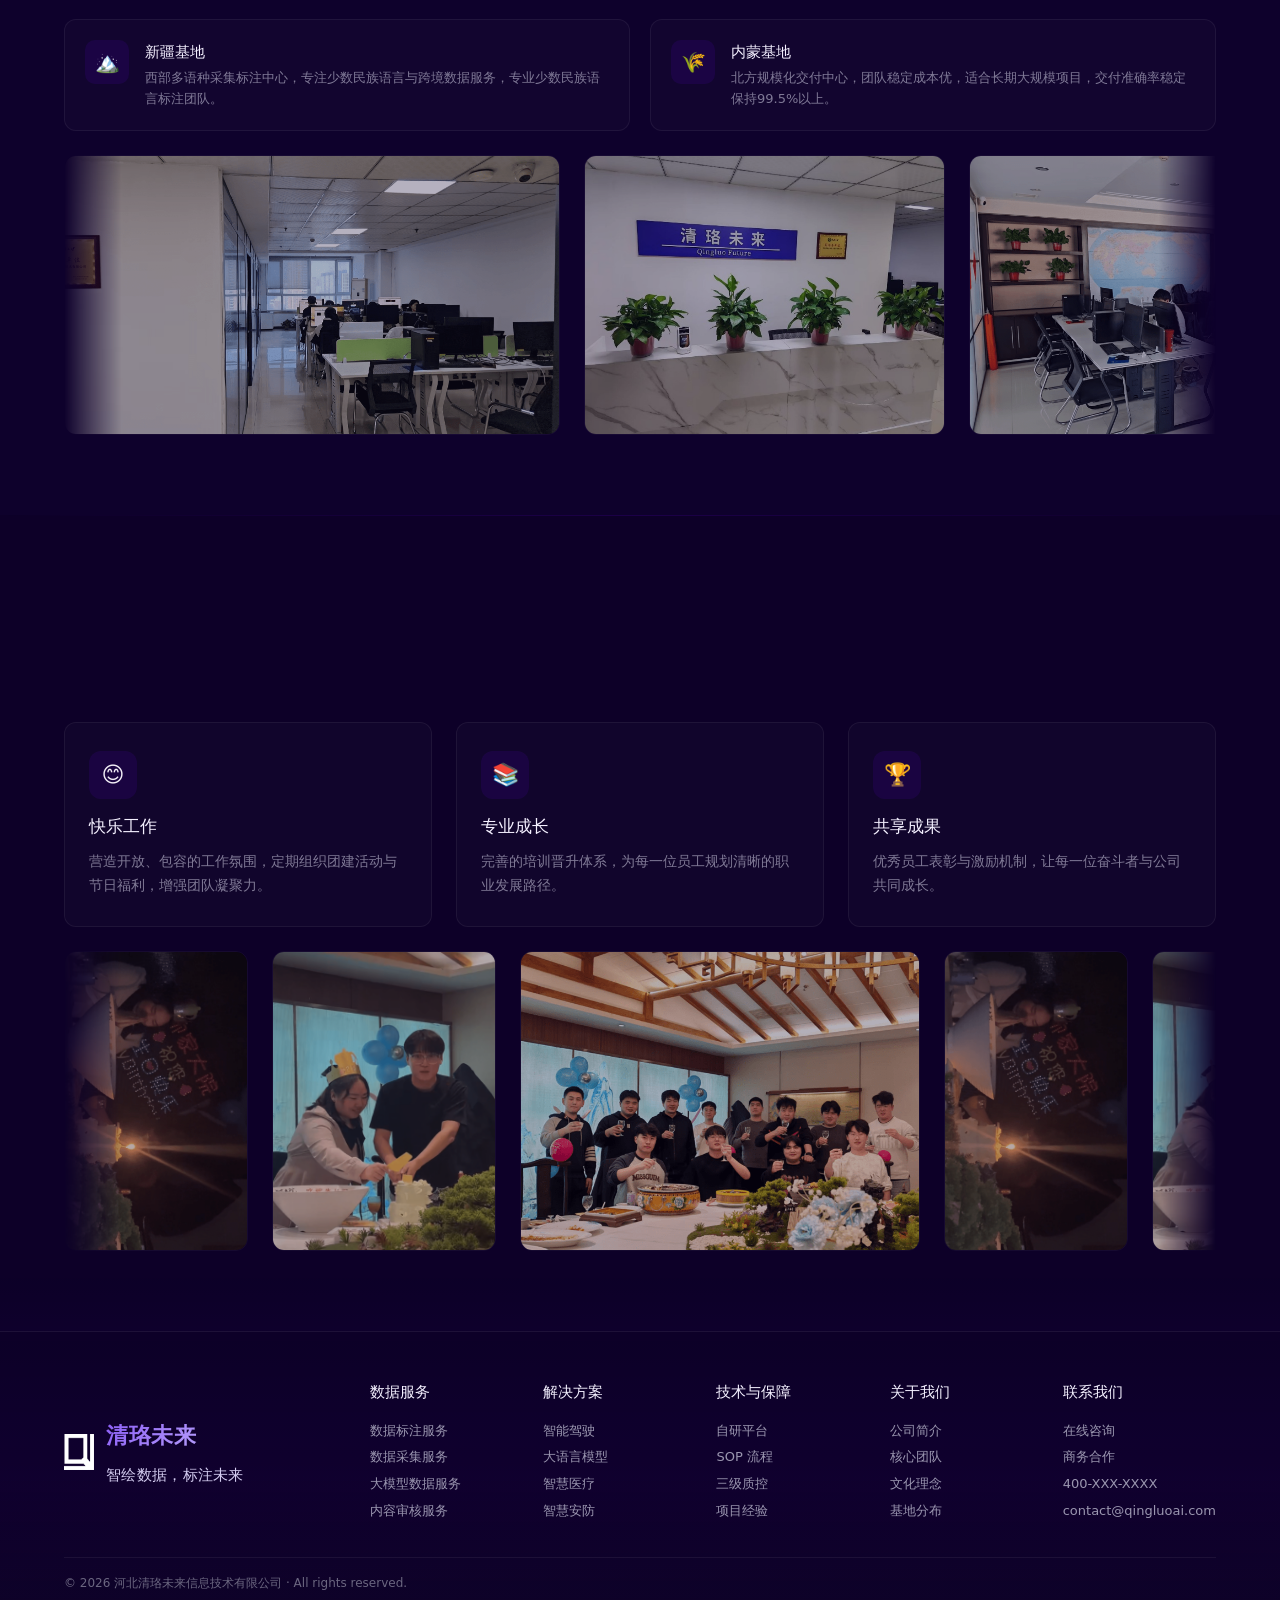
<file: about.html>
<!DOCTYPE html>
<html lang="zh-CN">

<head>
  <meta charset="UTF-8">
  <meta name="viewport" content="width=device-width, initial-scale=1.0">
  <title>清珞未来 - AI 数据服务全链路解决方案提供商</title>
  <link rel="icon" href="assets/images/favicon.png" type="image/png">
  <link rel="stylesheet" href="assets/css/style.css?v=4">
  <script src="assets/js/i18n.js"></script>
  <style>
    .section {
      padding: 80px 0
    }

    .section-alt {
      background: rgba(117, 73, 255, 0.02)
    }

    .section-title {
      font-size: 32px;
      font-weight: 600;
      text-align: center;
      color: #fff;
      margin-bottom: 12px;
      letter-spacing: 1px
    }

    .section-subtitle {
      text-align: center;
      color: rgba(255, 255, 255, 0.55);
      font-size: 15px;
      max-width: 650px;
      margin: 0 auto 40px;
      letter-spacing: 1px
    }

    .hero {
      min-height: 50vh;
      display: flex;
      align-items: center;
      position: relative;
      overflow: hidden;
      padding-top: 48px
    }

    .hero-bg {
      position: absolute;
      inset: 0;
      background: radial-gradient(ellipse 80% 60% at 50% 0%, rgba(117, 73, 255, 0.25) 0%, transparent 60%);
      z-index: 0
    }

    .hero-grid {
      position: absolute;
      inset: 0;
      background-image: linear-gradient(rgba(117, 73, 255, 0.04) 1px, transparent 1px), linear-gradient(90deg, rgba(117, 73, 255, 0.04) 1px, transparent 1px);
      background-size: 60px 60px;
      z-index: 0
    }

    .hero-content {
      position: relative;
      z-index: 1;
      text-align: center;
      max-width: 800px;
      margin: 0 auto;
      padding: 0 24px
    }

    .hero h1 {
      font-size: 44px;
      font-weight: 600;
      line-height: 1.2;
      margin-bottom: 16px;
      letter-spacing: 2px
    }

    .hero h1 .gradient-text {
      background: linear-gradient(180deg, #FFFFFF 23%, rgba(255, 255, 255, 0.70) 95%);
      -webkit-background-clip: text;
      -webkit-text-fill-color: transparent;
      background-clip: text
    }

    .hero p {
      color: rgba(255, 255, 255, 0.55);
      font-size: 16px;
      max-width: 600px;
      margin: 0 auto;
      letter-spacing: 1px
    }

    .grid-2 {
      display: grid;
      grid-template-columns: 1fr 1fr;
      gap: 24px
    }

    .grid-3 {
      display: grid;
      grid-template-columns: repeat(3, 1fr);
      gap: 24px
    }

    .grid-4 {
      display: grid;
      grid-template-columns: repeat(4, 1fr);
      gap: 24px
    }

    .card {
      background: rgba(255, 255, 255, 0.02);
      border: 1px solid rgba(255, 255, 255, 0.06);
      border-radius: 12px;
      padding: 28px 24px;
      transition: all 0.3s ease
    }

    .card:hover {
      transform: translateY(-4px);
      border-color: rgba(112, 0, 255, 0.3);
      box-shadow: 0 20px 60px rgba(117, 73, 255, 0.08)
    }

    .card-icon {
      width: 48px;
      height: 48px;
      border-radius: 12px;
      background: rgba(112, 0, 255, 0.1);
      display: flex;
      align-items: center;
      justify-content: center;
      font-size: 22px;
      margin-bottom: 14px
    }

    .card h3 {
      font-size: 17px;
      font-weight: 500;
      margin-bottom: 10px;
      color: #F4F0FF
    }

    .card p {
      font-size: 14px;
      color: rgba(155, 150, 176, 0.8);
      line-height: 1.7
    }

    img.clickable {
      border-radius: 12px;
      border: 1px solid rgba(255, 255, 255, 0.06);
      width: 100%;
      height: auto;
      transition: transform 0.3s ease
    }

    img.clickable:hover {
      transform: scale(1.02)
    }

    .img-grid-2 {
      display: grid;
      grid-template-columns: 1fr 1fr;
      gap: 20px
    }

    .team-grid {
      display: grid;
      grid-template-columns: repeat(4, 1fr);
      gap: 20px
    }

    .team-card {
      text-align: center;
      padding: 28px 16px;
      background: rgba(255, 255, 255, 0.02);
      border: 1px solid rgba(255, 255, 255, 0.06);
      border-radius: 12px;
      transition: all 0.3s ease
    }

    .team-card:hover {
      border-color: rgba(112, 0, 255, 0.3);
      transform: translateY(-4px)
    }

    .team-avatar {
      width: 56px;
      height: 56px;
      border-radius: 50%;
      background: rgba(112, 0, 255, 0.15);
      display: flex;
      align-items: center;
      justify-content: center;
      font-size: 24px;
      margin: 0 auto 12px
    }

    .team-card h4 {
      font-size: 15px;
      font-weight: 500;
      color: #F4F0FF;
      margin-bottom: 4px
    }

    .team-card p {
      font-size: 13px;
      color: #9B96B0
    }

    .base-flex {
      display: grid;
      grid-template-columns: 1fr 1fr;
      gap: 20px
    }

    .base-item {
      display: flex;
      gap: 16px;
      padding: 20px;
      background: rgba(255, 255, 255, 0.02);
      border: 1px solid rgba(255, 255, 255, 0.06);
      border-radius: 12px;
      transition: all 0.3s ease
    }

    .base-item:hover {
      border-color: rgba(112, 0, 255, 0.3);
      transform: translateY(-3px)
    }

    .base-icon {
      width: 44px;
      height: 44px;
      min-width: 44px;
      border-radius: 10px;
      background: rgba(112, 0, 255, 0.1);
      display: flex;
      align-items: center;
      justify-content: center;
      font-size: 20px
    }

    .base-item h4 {
      font-size: 15px;
      font-weight: 500;
      margin-bottom: 4px;
      color: #F4F0FF
    }

    .base-item p {
      font-size: 13px;
      color: rgba(155, 150, 176, 0.8);
      line-height: 1.6
    }

    .certs {
      display: flex;
      justify-content: center;
      gap: 32px;
      flex-wrap: wrap;
      margin-top: 32px;
      padding-top: 28px;
      border-top: 1px solid rgba(255, 255, 255, 0.06)
    }

    .cert-item {
      display: flex;
      align-items: center;
      gap: 6px;
      color: #9B96B0;
      font-size: 13px
    }

    .cert-badge {
      color: #7000FF;
      font-weight: 700
    }

    .footer {
      border-top: 1px solid rgba(255, 255, 255, 0.06);
      padding: 48px 0 24px
    }

    .footer-inner {
      display: grid;
      grid-template-columns: 2fr 1fr 1fr 1fr 1fr 1fr;
      gap: 40px;
      margin-bottom: 32px
    }

    .footer-brand .logo-text {
      font-size: 22px;
      font-weight: 700;
      background: linear-gradient(135deg, #8b5cf6, #c4b5fd);
      -webkit-background-clip: text;
      -webkit-text-fill-color: transparent;
      background-clip: text;
      margin-bottom: 10px;
      display: block;
      letter-spacing: 0.5px
    }

    .footer-brand p {
      color: #d4ccf0;
      font-size: 15px;
      font-weight: 500;
      line-height: 1.6;
      max-width: 280px;
      letter-spacing: 0.3px
    }

    .footer h4 {
      font-size: 15px;
      font-weight: 500;
      margin-bottom: 14px;
      color: #F4F0FF
    }

    .footer a {
      display: block;
      color: #9B96B0;
      font-size: 13px;
      padding: 3px 0;
      transition: color 0.3s ease
    }

    .footer a:hover {
      color: #b2a0ff
    }

    .footer-bottom {
      border-top: 1px solid rgba(255, 255, 255, 0.06);
      padding-top: 16px;
      display: flex;
      justify-content: space-between;
      flex-wrap: wrap;
      gap: 10px
    }

    .footer-bottom p {
      color: #6B6680;
      font-size: 12px
    }

    /* ===== Scroll-Reveal Animations ===== */
    @keyframes animRevealUp {
      0% {
        opacity: 0;
        transform: translateY(30px)
      }

      100% {
        opacity: 1;
        transform: translateY(0)
      }
    }

    @keyframes animRevealVertical {
      0% {
        clip-path: inset(0 0 100%);
        opacity: 0
      }

      100% {
        clip-path: inset(0);
        opacity: 1
      }
    }

    @keyframes animRevealHorizontal {
      0% {
        clip-path: inset(0 100% 0 0);
        opacity: 0
      }

      100% {
        clip-path: inset(0);
        opacity: 1
      }
    }

    @keyframes animFloat {

      0%,
      100% {
        transform: translateY(0)
      }

      50% {
        transform: translateY(-6px)
      }
    }

    @keyframes animFadeIn {
      0% {
        opacity: 0
      }

      100% {
        opacity: 1
      }
    }

    .ql-reveal {
      opacity: 0;
      transform: translateY(30px);
      transition: opacity .7s cubic-bezier(.25, .1, .25, 1), transform .7s cubic-bezier(.25, .1, .25, 1)
    }

    .ql-reveal.show {
      opacity: 1;
      transform: translateY(0)
    }

    .ql-reveal-clip {
      clip-path: inset(0 0 100%);
      transition: clip-path .8s cubic-bezier(.25, .1, .25, 1), opacity .8s ease;
      opacity: 0
    }

    .ql-reveal-clip.show {
      clip-path: inset(0);
      opacity: 1
    }

    .ql-reveal-clip-h {
      clip-path: inset(0 100% 0 0);
      transition: clip-path .8s cubic-bezier(.25, .1, .25, 1), opacity .8s ease;
      opacity: 0
    }

    .ql-reveal-clip-h.show {
      clip-path: inset(0);
      opacity: 1
    }

    .ql-float {
      animation: animFloat 2.6s ease-in-out infinite
    }

    .ql-d1 {
      transition-delay: .1s
    }

    .ql-d2 {
      transition-delay: .2s
    }

    .ql-d3 {
      transition-delay: .3s
    }

    .ql-d4 {
      transition-delay: .4s
    }

    .ql-d5 {
      transition-delay: .5s
    }

    .ql-d6 {
      transition-delay: .6s
    }

    @media(max-width:1024px) {

      .footer-inner {
        grid-template-columns: repeat(3, 1fr)
      }
    }

    @media(max-width:768px) {
      .nav-pill {
        gap: 8px;
        padding: 6px 12px;
        flex-wrap: wrap;
        justify-content: center
      }

      .nav-pill a {
        font-size: 12px;
        padding: 3px 8px
      }

      .hero h1 {
        font-size: 28px
      }

      .grid-2,
      .grid-3,
      .grid-4,
      .team-grid,
      .base-flex {
        grid-template-columns: 1fr
      }

      .section {
        padding: 48px 0
      }

      .section-title {
        font-size: 22px
      }

      .footer-inner {
        grid-template-columns: 1fr
      }
    }

    /* ===== Back to Top ===== */
    .back-to-top {
      position: fixed;
      bottom: 24px;
      right: 24px;
      z-index: 9999;
      opacity: 0;
      visibility: hidden;
      transition: opacity 0.3s ease, visibility 0.3s ease, transform 0.3s ease
    }

    .back-to-top.show {
      opacity: 1;
      visibility: visible
    }

    .back-to-top button {
      width: 48px;
      height: 48px;
      border-radius: 50%;
      background: linear-gradient(135deg, #7000FF, #a855f7);
      border: none;
      cursor: pointer;
      display: flex;
      align-items: center;
      justify-content: center;
      box-shadow: 0 4px 20px rgba(112, 0, 255, 0.4);
      transition: all 0.3s ease;
      color: #fff;
      font-size: 22px;
      line-height: 1
    }

    .back-to-top button:hover {
      transform: translateY(-4px);
      box-shadow: 0 8px 30px rgba(112, 0, 255, 0.5)
    }
  </style>
</head>

<body class="page" data-page="about">

  <div id="nav-placeholder"></div>

  <section class="hero">
    <div class="hero-bg"></div>
    <div class="hero-grid"></div>
    <div class="hero-content ql-reveal">
      <h1><span class="gradient-text">关于清珞未来</span></h1>
      <p>智绘数据，标注未来 — AI数据服务全链路解决方案提供商</p>
    </div>
  </section>

  <section class="section">
    <div class="container">
      <h2 class="section-title ql-reveal">公司概况</h2>
      <p class="section-subtitle ql-reveal ql-d1">坚实基础与精准定位</p>
      <div class="grid-2">
        <div class="card ql-reveal ql-d2">
          <div class="card-icon">🎯</div>
          <h3>公司定位</h3>
          <p>河北清珞未来信息技术有限公司致力于成为 AI 模型全生命周期的数据服务商，提供数据标注和数据采集服务，为人工智能提供高质量的训练数据。</p>
        </div>
        <div class="card ql-reveal ql-d3">
          <div class="card-icon">📈</div>
          <h3>发展布局</h3>
          <p>全国布局四大数据处理基地（石家庄、唐山、新疆、内蒙），拥有 1000+ 专业标注团队，年培养标注人才 50,000+，服务企业客户超 500 家。</p>
        </div>
      </div>
      <div style="margin-top:24px" class="img-grid-2">
        <img src="assets/ppt_images/slide02_00.png" alt="公司封面" class="clickable ql-reveal" loading="lazy">
        <img src="assets/ppt_images/slide06_x05.png" alt="公司战略布局" class="clickable ql-reveal ql-d1" loading="lazy">
      </div>
    </div>
  </section>

  <section class="section section-alt">
    <div class="container">
      <h2 class="section-title ql-reveal">战略优势</h2>
      <p class="section-subtitle ql-reveal ql-d1">六大核心竞争力，构筑行业壁垒</p>
      <div class="grid-3">
        <div class="card ql-reveal ql-d1">
          <div class="card-icon">📍</div>
          <h3>就近交付</h3>
          <p>四大基地覆盖华北、西北、东北，可就近调配资源，实现快速响应与高效交付。</p>
        </div>
        <div class="card ql-reveal ql-d2">
          <div class="card-icon">🕐</div>
          <h3>7×24小时响应</h3>
          <p>全天候项目服务支持，多基地轮值保障，确保客户需求第一时间得到响应。</p>
        </div>
        <div class="card ql-reveal ql-d3">
          <div class="card-icon">💰</div>
          <h3>成本优化</h3>
          <p>通过基地布局优化、标准化SOP流程和自研工具平台，实现全链路成本管控。</p>
        </div>
        <div class="card ql-reveal ql-d4">
          <div class="card-icon">🛡️</div>
          <h3>安全合规</h3>
          <p>获得 ISO 27001、CMMI 等国际认证，建立完善的信息安全管理体系。</p>
        </div>
        <div class="card ql-reveal ql-d5">
          <div class="card-icon">🤖</div>
          <h3>自研技术</h3>
          <p>自研采集小程序、标注平台与协同系统，集成AI辅助标注、智能质检。</p>
        </div>
        <div class="card ql-reveal ql-d6">
          <div class="card-icon">👥</div>
          <h3>专业团队</h3>
          <p>6年+行业经验项目管理和质检团队，完善的培训体系保障高质量交付。</p>
        </div>
      </div>
      <div style="margin-top:24px;text-align:center">
        <img src="assets/ppt_images/slide04_00.png" alt="战略布局" class="clickable ql-reveal"
          style="max-width:700px;display:inline-block" loading="lazy">
      </div>
    </div>
  </section>

  <section class="section">
    <div class="container">
      <h2 class="section-title ql-scale">核心团队</h2>
      <p class="section-subtitle ql-scale ql-d1">6年+行业经验，全链条专业人才体系</p>
      <div class="team-grid">
        <div class="team-card ql-reveal ql-d1">
          <div class="team-avatar">📋</div>
          <h4>项目管理团队</h4>
          <p>6年+行业经验，成功交付多个大型数据项目</p>
        </div>
        <div class="team-card ql-reveal ql-d2">
          <div class="team-avatar">✅</div>
          <h4>资深质检团队</h4>
          <p>严格的选拔与培训，精准把控每一份数据</p>
        </div>
        <div class="team-card ql-reveal ql-d3">
          <div class="team-avatar">💻</div>
          <h4>自研技术团队</h4>
          <p>平台研发与算法优化，赋能全流程提效</p>
        </div>
        <div class="team-card ql-reveal ql-d4">
          <div class="team-avatar">🎓</div>
          <h4>系统化培训团队</h4>
          <p>完善的培训晋升体系，年均培养200+标注人才</p>
        </div>
      </div>
    </div>
  </section>

  <section class="section section-alt">
    <div class="container">
      <h2 class="section-title ql-reveal">基地分布</h2>
      <p class="section-subtitle ql-reveal ql-d1">四大基地协同运作，全国布局高效交付</p>
      <div class="base-flex">
        <div class="base-item ql-reveal ql-d1">
          <div class="base-icon">🏢</div>
          <div>
            <h4>石家庄总部</h4>
            <p>标准化办公空间，明亮标注工位、专业质检区、现代化会议室、安全机房，配备智能化办公与中央空调系统。</p>
          </div>
        </div>
        <div class="base-item ql-reveal ql-d2">
          <div class="base-icon">🏭</div>
          <div>
            <h4>唐山基地</h4>
            <p>位于唐山市核心区域，占地超1000㎡，配备先进数据标注设备与专业化团队，拥有标准化标注车间与ISO质管体系。</p>
          </div>
        </div>
        <div class="base-item ql-reveal ql-d3">
          <div class="base-icon">🏔️</div>
          <div>
            <h4>新疆基地</h4>
            <p>西部多语种采集标注中心，专注少数民族语言与跨境数据服务，专业少数民族语言标注团队。</p>
          </div>
        </div>
        <div class="base-item ql-reveal ql-d4">
          <div class="base-icon">🌾</div>
          <div>
            <h4>内蒙基地</h4>
            <p>北方规模化交付中心，团队稳定成本优，适合长期大规模项目，交付准确率稳定保持99.5%以上。</p>
          </div>
        </div>
      </div>
      <style>
        .base-marquee { overflow:hidden; position:relative; margin-top:24px; mask-image:linear-gradient(to right, transparent 0%, #000 5%, #000 95%, transparent 100%); -webkit-mask-image:linear-gradient(to right, transparent 0%, #000 5%, #000 95%, transparent 100%) }
        .base-marquee-inner { display:flex; gap:24px; width:max-content; animation:baseScroll 25s linear infinite; will-change:transform }
        .base-marquee.paused .base-marquee-inner { animation-play-state:paused }
        @keyframes baseScroll { 0% { transform:translateX(0) } 100% { transform:translateX(-50%) } }
        .base-marquee-inner img { height:280px; width:auto; flex-shrink:0; border-radius:12px; border:1px solid rgba(255,255,255,0.06); opacity:0.7; transition:opacity 0.3s ease, transform 0.3s ease; cursor:pointer }
        .base-marquee-inner img:hover { opacity:1; transform:scale(1.03) }
      </style>
      <div class="base-marquee" id="baseMarquee">
        <div class="base-marquee-inner">
          <img src="assets/ppt_images/slide25_13.png" alt="石家庄总部" loading="lazy">
          <img src="assets/ppt_images/slide25_11.jpg" alt="石家庄总部办公环境" loading="lazy">
          <img src="assets/ppt_images/slide25_14.png" alt="石家庄总部设施" loading="lazy">
          <img src="assets/ppt_images/slide26_00.png" alt="唐山基地全景" loading="lazy">
          <img src="assets/ppt_images/slide26_03.png" alt="智能化数据中心" loading="lazy">
          <img src="assets/ppt_images/slide28_x00.png" alt="新疆基地" loading="lazy">
          <img src="assets/ppt_images/slide27_05.png" alt="基地工作场景" loading="lazy">
          <img src="assets/ppt_images/slide25_12.jpg" alt="基地环境" loading="lazy">
          <!-- duplicated for seamless loop -->
          <img src="assets/ppt_images/slide25_13.png" alt="石家庄总部" loading="lazy">
          <img src="assets/ppt_images/slide25_11.jpg" alt="石家庄总部办公环境" loading="lazy">
          <img src="assets/ppt_images/slide25_14.png" alt="石家庄总部设施" loading="lazy">
          <img src="assets/ppt_images/slide26_00.png" alt="唐山基地全景" loading="lazy">
          <img src="assets/ppt_images/slide26_03.png" alt="智能化数据中心" loading="lazy">
          <img src="assets/ppt_images/slide28_x00.png" alt="新疆基地" loading="lazy">
          <img src="assets/ppt_images/slide27_05.png" alt="基地工作场景" loading="lazy">
          <img src="assets/ppt_images/slide25_12.jpg" alt="基地环境" loading="lazy">
        </div>
      </div>
      <script>(function(){var e=document.getElementById('baseMarquee');if(!e)return;e.onmouseenter=function(){e.classList.add('paused')};e.onmouseleave=function(){e.classList.remove('paused')}})();</script>
    </div>
  </section>

  <section class="section">
    <div class="container">
      <h2 class="section-title ql-reveal">文化理念</h2>
      <p class="section-subtitle ql-reveal ql-d1">快乐工作、专业成长、共享成果</p>
      <div class="grid-3">
        <div class="card ql-reveal ql-d1">
          <div class="card-icon">😊</div>
          <h3>快乐工作</h3>
          <p>营造开放、包容的工作氛围，定期组织团建活动与节日福利，增强团队凝聚力。</p>
        </div>
        <div class="card ql-reveal ql-d2">
          <div class="card-icon">📚</div>
          <h3>专业成长</h3>
          <p>完善的培训晋升体系，为每一位员工规划清晰的职业发展路径。</p>
        </div>
        <div class="card ql-reveal ql-d3">
          <div class="card-icon">🏆</div>
          <h3>共享成果</h3>
          <p>优秀员工表彰与激励机制，让每一位奋斗者与公司共同成长。</p>
        </div>
      </div>
      <style>
        .culture-marquee { overflow:hidden; position:relative; margin-top:24px; mask-image:linear-gradient(to right, transparent 0%, #000 5%, #000 95%, transparent 100%); -webkit-mask-image:linear-gradient(to right, transparent 0%, #000 5%, #000 95%, transparent 100%) }
        .culture-marquee-inner { display:flex; gap:24px; width:max-content; animation:cultureScroll 20s linear infinite; will-change:transform }
        .culture-marquee.paused .culture-marquee-inner { animation-play-state:paused }
        @keyframes cultureScroll { 0% { transform:translateX(0) } 100% { transform:translateX(-50%) } }
        .culture-marquee-inner img { height:300px; width:auto; flex-shrink:0; border-radius:12px; border:1px solid rgba(255,255,255,0.06); opacity:0.7; transition:opacity 0.3s ease, transform 0.3s ease; cursor:pointer }
        .culture-marquee-inner img:hover { opacity:1; transform:scale(1.03) }
      </style>
      <div class="culture-marquee" id="cultureMarquee">
        <div class="culture-marquee-inner">
          <img src="assets/ppt_images/slide29_12.png" alt="员工文化活动" loading="lazy">
          <img src="assets/ppt_images/slide29_13.png" alt="员工团建活动" loading="lazy">
          <img src="assets/ppt_images/slide29_x11.png" alt="员工风采" loading="lazy">
          <!-- duplicated for seamless loop -->
          <img src="assets/ppt_images/slide29_12.png" alt="员工文化活动" loading="lazy">
          <img src="assets/ppt_images/slide29_13.png" alt="员工团建活动" loading="lazy">
          <img src="assets/ppt_images/slide29_x11.png" alt="员工风采" loading="lazy">
        </div>
      </div>
      <script>(function(){var e=document.getElementById('cultureMarquee');if(!e)return;e.onmouseenter=function(){e.classList.add('paused')};e.onmouseleave=function(){e.classList.remove('paused')}})();</script>
    </div>
  </section>

  <div class="back-to-top" id="backToTop">
    <button onclick="window.scrollTo({top:0,behavior:'smooth'})" aria-label="回到顶部">↑</button>
  </div>

  <div id="footer-placeholder"></div>

  <script src="assets/js/include.js"></script>
  <script>
    /* Back to top */
    (function () {
      var btn = document.getElementById('backToTop');
      if (!btn) return;
      var toggle = function () { btn.classList.toggle('show', window.scrollY > 400) };
      window.addEventListener('scroll', toggle);
      toggle();
    })();
  </script>
</body>

</html>
</file>
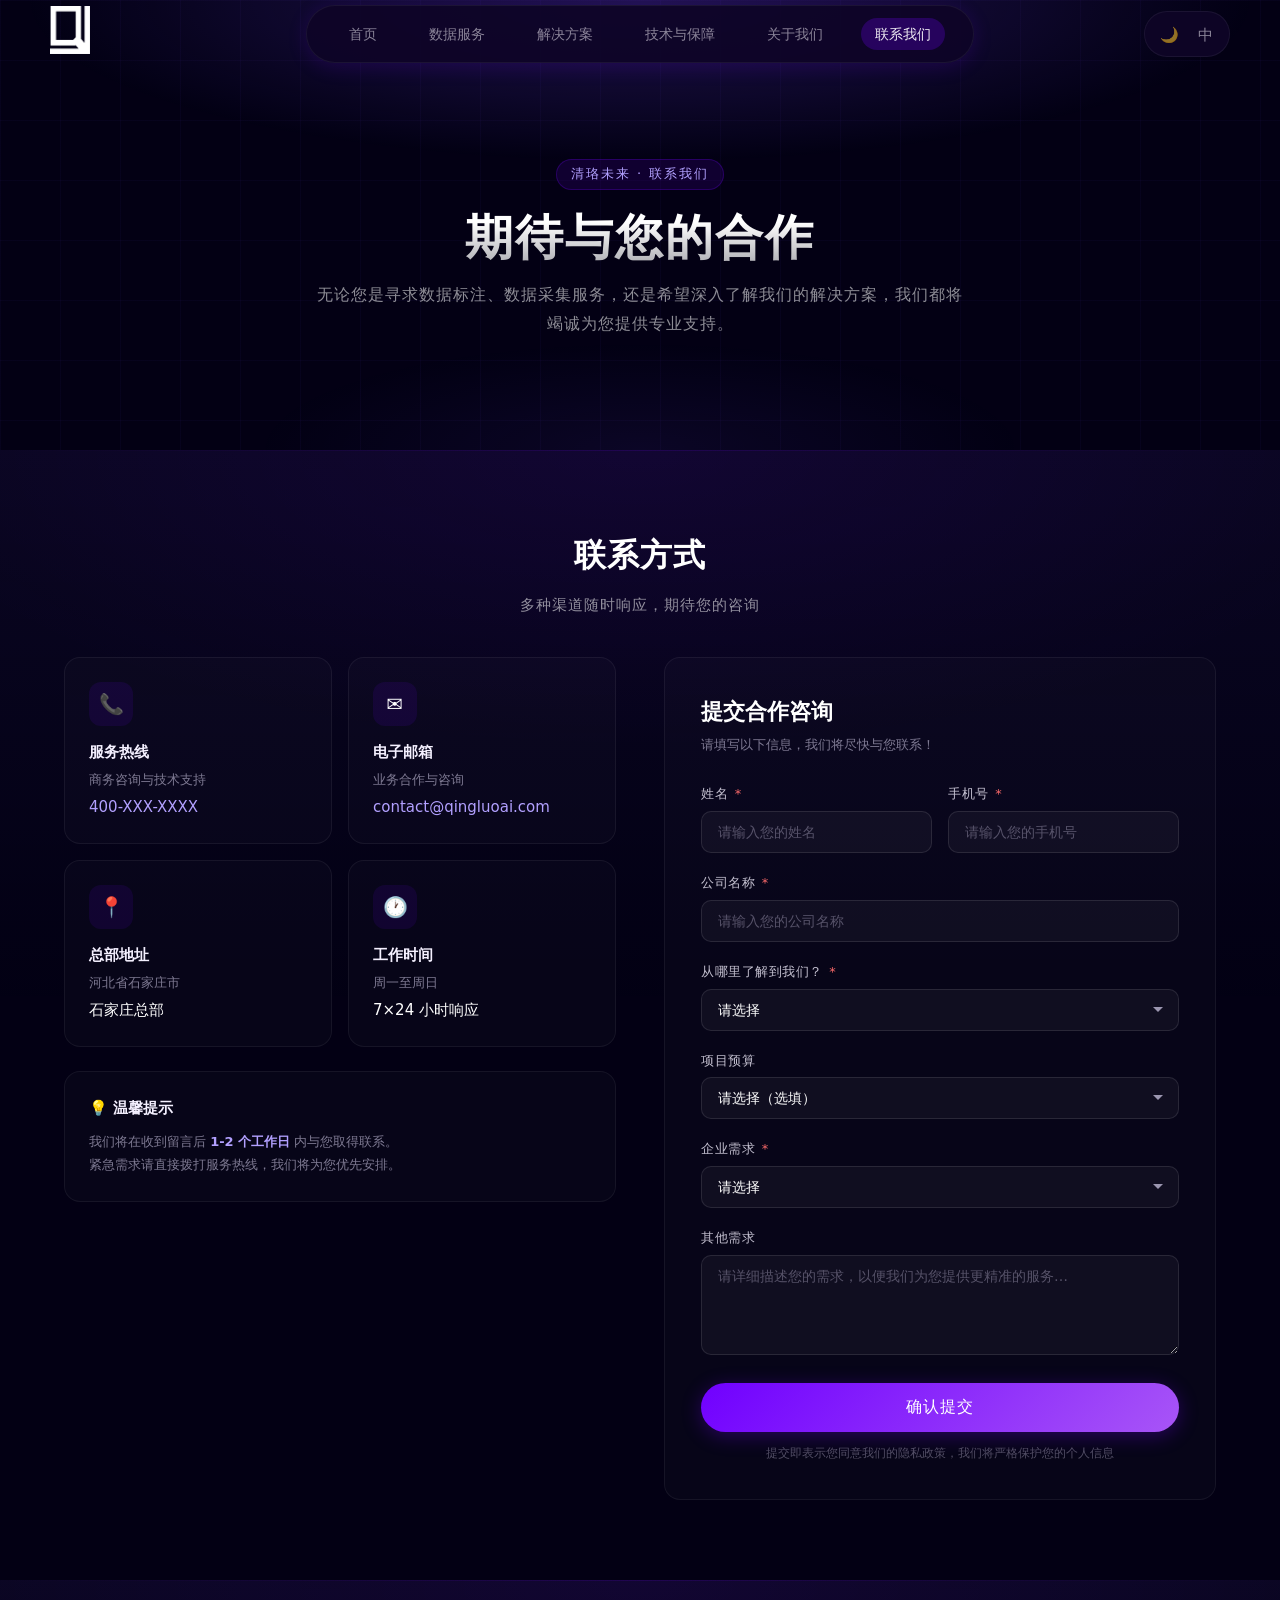
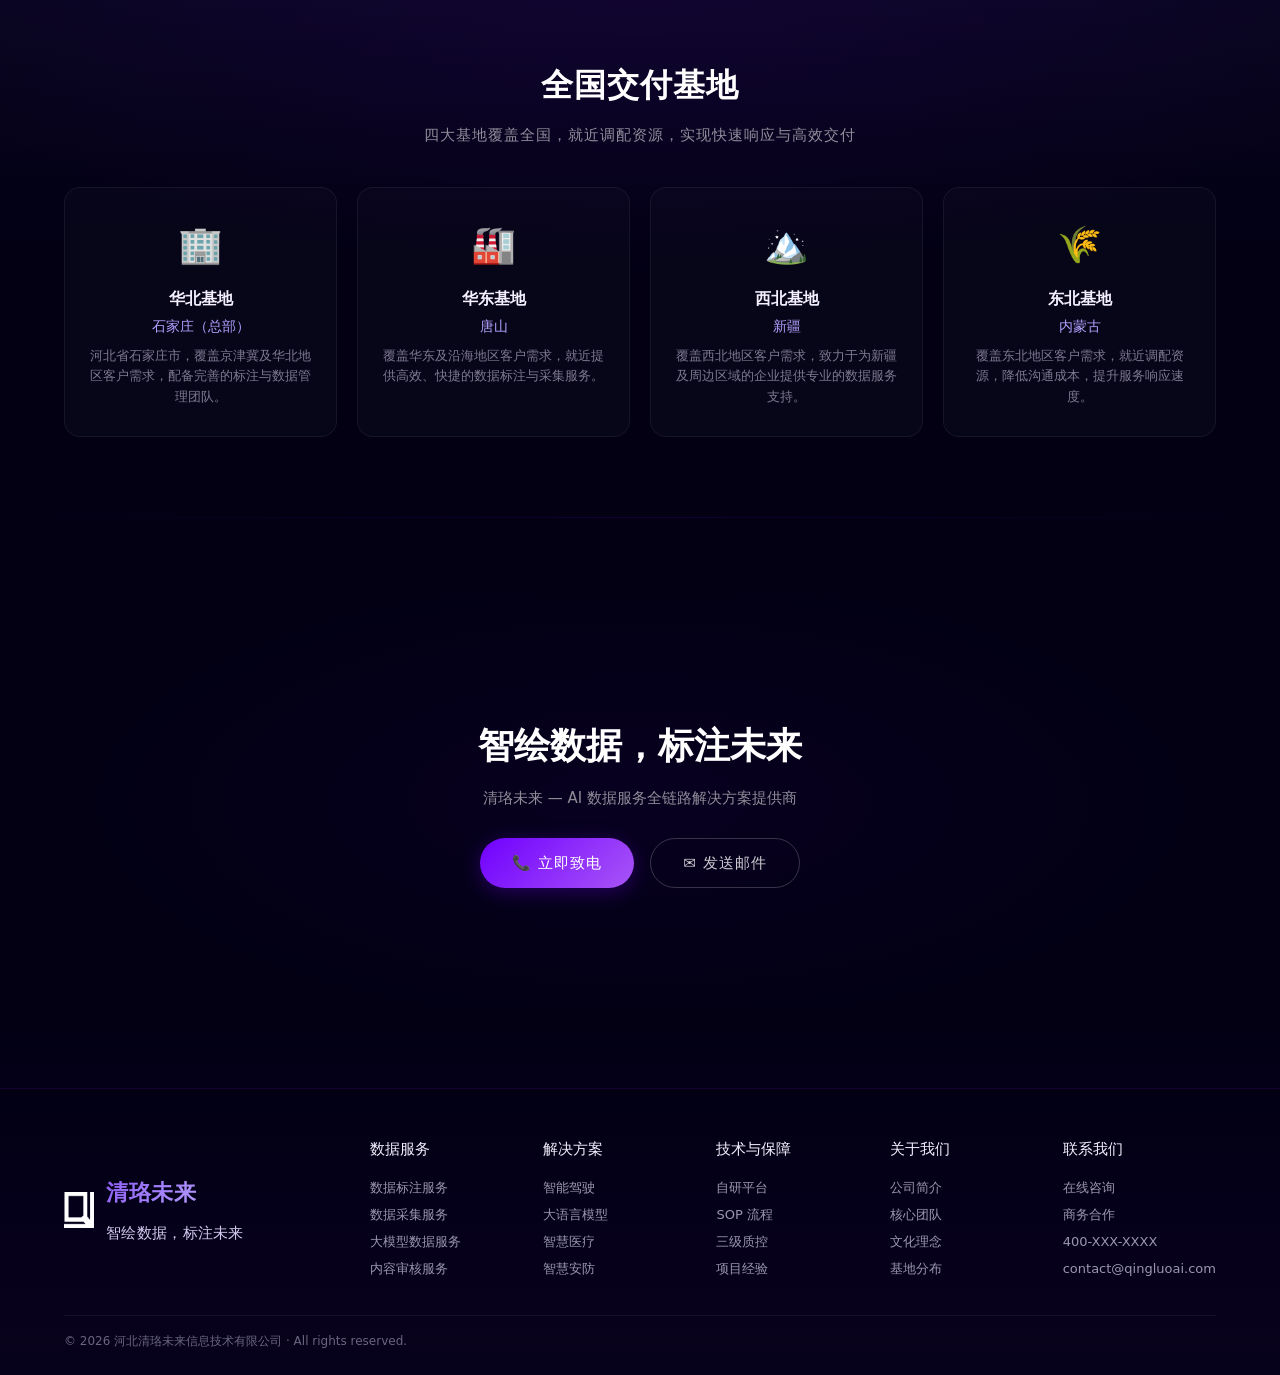
<file: contact.html>
<!DOCTYPE html>
<html lang="zh-CN">

<head>
  <meta charset="UTF-8">
  <meta name="viewport" content="width=device-width, initial-scale=1.0">
  <title>联系我们 - 清珞未来</title>
  <meta name="description" content="联系清珞未来 — AI数据服务全链路解决方案提供商，获取数据标注、数据采集、大模型数据等专业服务咨询。">
  <link rel="icon" href="assets/images/favicon.png" type="image/png">
  <link rel="stylesheet" href="assets/css/style.css?v=4">
  <script src="assets/js/i18n.js"></script>
  <style>
    body {
      font-family: system-ui, -apple-system, BlinkMacSystemFont, 'Helvetica Neue', 'Segoe UI', Helvetica, Arial, 'PingFang SC', 'Microsoft YaHei', 'WenQuanYi Micro Hei', sans-serif;
      background: #030014;
      color: #fff;
      overflow-x: hidden;
      line-height: 1.6
    }

    a {
      text-decoration: none;
      color: inherit
    }

    ::selection {
      color: #fff;
      background: #4a428b
    }

    ::-webkit-scrollbar {
      width: 6px
    }

    ::-webkit-scrollbar-track {
      background: #030014
    }

    ::-webkit-scrollbar-thumb {
      background: #7000FF;
      border-radius: 3px
    }

    .ql-reveal.show {
      opacity: 1;
      transform: translateY(0)
    }

    .ql-d1 {
      transition-delay: .1s
    }

    .ql-d2 {
      transition-delay: .2s
    }

    .ql-d3 {
      transition-delay: .3s
    }

    .ql-d4 {
      transition-delay: .4s
    }

    .ql-d5 {
      transition-delay: .5s
    }

    .ql-d6 {
      transition-delay: .6s
    }

    /* ===== Layout ===== */
    .container {
      max-width: 1200px;
      margin: 0 auto;
      padding: 0 24px
    }

    .section {
      padding: 80px 0;
      position: relative
    }

    .section::before {
      content: '';
      position: absolute;
      top: 0;
      left: 0;
      right: 0;
      height: 1px;
      background: linear-gradient(to right, transparent, rgba(112, 0, 255, 0.15), transparent);
      pointer-events: none
    }

    .section-alt {
      background: linear-gradient(180deg, rgba(117, 73, 255, 0.035) 0%, transparent 50%)
    }

    .section-glow {
      background: linear-gradient(180deg, rgba(133, 102, 255, 0.06) 0%, transparent 50%)
    }

    .section-glow::after {
      content: '';
      position: absolute;
      top: 0;
      left: 0;
      right: 0;
      height: 300px;
      background: radial-gradient(ellipse 60% 100% at 50% 0%, rgba(112, 0, 255, 0.08) 0%, transparent 100%);
      pointer-events: none;
      z-index: 0
    }

    .section-glow>.container {
      position: relative;
      z-index: 1
    }

    .section-title {
      font-size: 32px;
      font-weight: 600;
      text-align: center;
      color: #fff;
      margin-bottom: 12px;
      letter-spacing: 1px
    }

    .section-subtitle {
      text-align: center;
      color: rgba(255, 255, 255, 0.55);
      font-size: 15px;
      max-width: 650px;
      margin: 0 auto 40px;
      letter-spacing: 1px
    }

    /* ===== Hero ===== */
    .hero {
      min-height: 50vh;
      display: flex;
      align-items: center;
      position: relative;
      overflow: hidden;
      padding-top: 48px
    }

    .hero-bg {
      position: absolute;
      inset: 0;
      background:
        radial-gradient(ellipse 80% 60% at 50% 0%, rgba(117, 73, 255, 0.25) 0%, transparent 60%),
        radial-gradient(ellipse 50% 40% at 50% 100%, rgba(117, 73, 255, 0.08) 0%, transparent 60%);
      z-index: 0
    }

    .hero-grid {
      position: absolute;
      inset: 0;
      background-image: linear-gradient(rgba(117, 73, 255, 0.04) 1px, transparent 1px), linear-gradient(90deg, rgba(117, 73, 255, 0.04) 1px, transparent 1px);
      background-size: 60px 60px;
      z-index: 0
    }

    .hero-content {
      position: relative;
      z-index: 1;
      text-align: center;
      max-width: 900px;
      margin: 0 auto;
      padding: 0 24px
    }

    .hero h1 {
      font-size: 48px;
      font-weight: 700;
      line-height: 1.15;
      margin-bottom: 16px;
      letter-spacing: 2px
    }

    .hero h1 .gradient-text {
      background: linear-gradient(180deg, #FFFFFF 23%, rgba(255, 255, 255, 0.70) 95%);
      -webkit-background-clip: text;
      -webkit-text-fill-color: transparent;
      background-clip: text
    }

    .hero p {
      color: rgba(255, 255, 255, 0.55);
      font-size: 16px;
      max-width: 650px;
      margin: 0 auto;
      letter-spacing: 1px;
      line-height: 1.8
    }

    .hero-tag {
      display: inline-block;
      padding: 4px 14px;
      border-radius: 20px;
      background: rgba(112, 0, 255, 0.12);
      border: 1px solid rgba(112, 0, 255, 0.25);
      color: #b2a0ff;
      font-size: 13px;
      margin-bottom: 20px;
      letter-spacing: 2px
    }

    /* ===== Buttons ===== */
    .btn {
      display: inline-flex;
      align-items: center;
      gap: 8px;
      padding: 12px 32px;
      border-radius: 40px;
      font-size: 15px;
      font-weight: 500;
      cursor: pointer;
      transition: all 0.3s ease;
      border: none;
      letter-spacing: 1px
    }

    .btn-primary {
      background: linear-gradient(135deg, #7000FF, #a855f7);
      color: #fff;
      box-shadow: 0 4px 20px rgba(112, 0, 255, 0.3)
    }

    .btn-primary:hover {
      transform: translateY(-2px);
      box-shadow: 0 8px 30px rgba(112, 0, 255, 0.45)
    }

    .btn-outline {
      background: transparent;
      border: 1px solid rgba(255, 255, 255, 0.2);
      color: rgba(255, 255, 255, 0.8)
    }

    .btn-outline:hover {
      border-color: #7000FF;
      color: #fff;
      background: rgba(112, 0, 255, 0.1)
    }

    /* ===== Contact Hero ===== */
    .contact-hero-desc {
      max-width: 700px;
      margin: 16px auto 0;
      color: rgba(255, 255, 255, 0.55);
      font-size: 15px;
      line-height: 1.8
    }

    /* ===== Contact Section ===== */
    .contact-layout {
      display: grid;
      grid-template-columns: 1fr 1fr;
      gap: 48px;
      align-items: start
    }

    /* ===== Contact Info Cards ===== */
    .contact-info-grid {
      display: grid;
      grid-template-columns: 1fr 1fr;
      gap: 16px;
      margin-bottom: 24px
    }

    .contact-info-card {
      background: rgba(255, 255, 255, 0.02);
      border: 1px solid rgba(255, 255, 255, 0.06);
      border-radius: 16px;
      padding: 24px;
      transition: all 0.3s ease
    }

    .contact-info-card:hover {
      border-color: rgba(112, 0, 255, 0.3);
      transform: translateY(-4px);
      box-shadow: 0 20px 60px rgba(117, 73, 255, 0.08)
    }

    .contact-info-card .cic-icon {
      width: 44px;
      height: 44px;
      border-radius: 12px;
      background: rgba(112, 0, 255, 0.1);
      display: flex;
      align-items: center;
      justify-content: center;
      font-size: 20px;
      margin-bottom: 14px
    }

    .contact-info-card h4 {
      font-size: 15px;
      font-weight: 600;
      color: #F4F0FF;
      margin-bottom: 6px
    }

    .contact-info-card p {
      font-size: 13px;
      color: rgba(155, 150, 176, 0.8);
      line-height: 1.6
    }

    .contact-info-card .cic-value {
      font-size: 15px;
      color: #fff;
      font-weight: 500;
      margin-top: 4px
    }

    .contact-info-card .cic-value a {
      color: #b2a0ff;
      transition: color 0.3s ease
    }

    .contact-info-card .cic-value a:hover {
      color: #fff
    }

    /* ===== Form ===== */
    .contact-form-wrap {
      background: rgba(255, 255, 255, 0.02);
      border: 1px solid rgba(255, 255, 255, 0.06);
      border-radius: 16px;
      padding: 36px
    }

    .contact-form-wrap h3 {
      font-size: 22px;
      font-weight: 600;
      margin-bottom: 6px
    }

    .contact-form-wrap .form-desc {
      color: rgba(155, 150, 176, 0.8);
      font-size: 13px;
      margin-bottom: 28px
    }

    .form-group {
      margin-bottom: 20px
    }

    .form-group label {
      display: block;
      font-size: 13px;
      font-weight: 500;
      color: rgba(244, 240, 255, 0.8);
      margin-bottom: 6px;
      letter-spacing: 0.5px
    }

    .form-group label .required {
      color: #ff6b6b;
      margin-left: 2px
    }

    .form-group input,
    .form-group select,
    .form-group textarea {
      width: 100%;
      padding: 12px 16px;
      background: rgba(255, 255, 255, 0.04);
      border: 1px solid rgba(255, 255, 255, 0.1);
      border-radius: 10px;
      color: #fff;
      font-size: 14px;
      font-family: inherit;
      transition: all 0.3s ease;
      outline: none
    }

    .form-group input::placeholder,
    .form-group textarea::placeholder {
      color: rgba(155, 150, 176, 0.5)
    }

    .form-group input:focus,
    .form-group select:focus,
    .form-group textarea:focus {
      border-color: rgba(112, 0, 255, 0.4);
      background: rgba(112, 0, 255, 0.04);
      box-shadow: 0 0 0 3px rgba(112, 0, 255, 0.08)
    }

    .form-group textarea {
      resize: vertical;
      min-height: 100px
    }

    .form-group select {
      appearance: none;
      background-image: url("data:image/svg+xml,%3Csvg xmlns='http://www.w3.org/2000/svg' width='12' height='12' viewBox='0 0 12 12'%3E%3Cpath fill='%239B96B0' d='M6 8L1 3h10z'/%3E%3C/svg%3E");
      background-repeat: no-repeat;
      background-position: right 14px center;
      padding-right: 36px;
      cursor: pointer
    }

    .form-group select option {
      background: #1a1035;
      color: #fff
    }

    .form-row {
      display: grid;
      grid-template-columns: 1fr 1fr;
      gap: 16px
    }

    .form-submit {
      text-align: center;
      margin-top: 8px
    }

    .form-submit .btn {
      width: 100%;
      justify-content: center;
      padding: 14px 32px;
      font-size: 16px
    }

    .form-tip {
      text-align: center;
      color: rgba(155, 150, 176, 0.5);
      font-size: 12px;
      margin-top: 12px
    }

    /* ===== Success Message ===== */
    .form-success {
      display: none;
      text-align: center;
      padding: 40px 20px
    }

    .form-success.show {
      display: block
    }

    .form-success .success-icon {
      font-size: 56px;
      margin-bottom: 16px
    }

    .form-success h4 {
      font-size: 22px;
      font-weight: 600;
      margin-bottom: 8px
    }

    .form-success p {
      color: rgba(155, 150, 176, 0.8);
      font-size: 14px
    }

    /* ===== Bases Section ===== */
    .bases-grid {
      display: grid;
      grid-template-columns: repeat(4, 1fr);
      gap: 20px
    }

    .base-card {
      background: rgba(255, 255, 255, 0.02);
      border: 1px solid rgba(255, 255, 255, 0.06);
      border-radius: 16px;
      padding: 28px 20px;
      text-align: center;
      transition: all 0.4s ease
    }

    .base-card:hover {
      transform: translateY(-6px);
      border-color: rgba(112, 0, 255, 0.3);
      box-shadow: 0 20px 60px rgba(117, 73, 255, 0.08)
    }

    .base-card .base-icon {
      font-size: 36px;
      margin-bottom: 12px
    }

    .base-card h4 {
      font-size: 16px;
      font-weight: 600;
      color: #F4F0FF;
      margin-bottom: 4px
    }

    .base-card .base-city {
      font-size: 14px;
      color: #b2a0ff;
      margin-bottom: 8px
    }

    .base-card p {
      font-size: 13px;
      color: rgba(155, 150, 176, 0.8);
      line-height: 1.6
    }

    /* ===== CTA ===== */
    .cta-banner {
      text-align: center;
      padding: 80px 0;
      position: relative
    }

    .cta-wrapper {
      position: relative;
      background: radial-gradient(ellipse 70% 80% at 50% 50%, rgba(112, 0, 255, 0.05) 0%, transparent 70%);
      border-radius: 24px;
      padding: 40px
    }

    .cta-banner h2 {
      font-size: 36px;
      font-weight: 700;
      margin-bottom: 12px
    }

    .cta-banner p {
      color: rgba(255, 255, 255, 0.55);
      margin-bottom: 28px;
      font-size: 15px
    }

    /* ===== Footer ===== */
    .footer {
      border-top: 1px solid rgba(112, 0, 255, 0.08);
      padding: 48px 0 24px;
      position: relative;
      background: linear-gradient(180deg, transparent 0%, rgba(112, 0, 255, 0.03) 50%, rgba(15, 5, 40, 0.4) 100%)
    }

    .footer::before {
      content: '';
      position: absolute;
      top: -60px;
      left: 0;
      right: 0;
      height: 60px;
      background: linear-gradient(180deg, transparent, rgba(112, 0, 255, 0.02));
      pointer-events: none
    }

    .footer-inner {
      display: grid;
      grid-template-columns: 2fr 1fr 1fr 1fr 1fr 1fr;
      gap: 40px;
      margin-bottom: 32px
    }

    .footer-brand .logo-text {
      font-size: 22px;
      font-weight: 700;
      background: linear-gradient(135deg, #8b5cf6, #c4b5fd);
      -webkit-background-clip: text;
      -webkit-text-fill-color: transparent;
      background-clip: text;
      margin-bottom: 10px;
      display: block;
      letter-spacing: 0.5px
    }

    .footer-brand p {
      color: #d4ccf0;
      font-size: 15px;
      font-weight: 500;
      line-height: 1.6;
      max-width: 280px;
      letter-spacing: 0.3px
    }

    .footer h4 {
      font-size: 15px;
      font-weight: 500;
      margin-bottom: 14px;
      color: #F4F0FF
    }

    .footer a {
      display: block;
      color: #9B96B0;
      font-size: 13px;
      padding: 3px 0;
      transition: color 0.3s ease
    }

    .footer a:hover {
      color: #b2a0ff
    }

    .footer-bottom {
      border-top: 1px solid rgba(255, 255, 255, 0.06);
      padding-top: 16px;
      display: flex;
      justify-content: space-between;
      flex-wrap: wrap;
      gap: 10px
    }

    .footer-bottom p {
      color: #6B6680;
      font-size: 12px
    }

    .footer-contact {
      display: flex;
      gap: 12px;
      margin-top: 12px;
      flex-wrap: wrap
    }

    .footer-contact span {
      color: #9B96B0;
      font-size: 12px;
      display: flex;
      align-items: center;
      gap: 4px
    }

    /* ===== Back to Top ===== */
    .back-to-top {
      position: fixed;
      bottom: 24px;
      right: 24px;
      z-index: 9999;
      opacity: 0;
      visibility: hidden;
      transition: opacity 0.3s ease, visibility 0.3s ease, transform 0.3s ease
    }

    .back-to-top.show {
      opacity: 1;
      visibility: visible
    }

    .back-to-top button {
      width: 48px;
      height: 48px;
      border-radius: 50%;
      background: linear-gradient(135deg, #7000FF, #a855f7);
      border: none;
      cursor: pointer;
      display: flex;
      align-items: center;
      justify-content: center;
      box-shadow: 0 4px 20px rgba(112, 0, 255, 0.4);
      transition: all 0.3s ease;
      color: #fff;
      font-size: 22px;
      line-height: 1
    }

    .back-to-top button:hover {
      transform: translateY(-4px);
      box-shadow: 0 8px 30px rgba(112, 0, 255, 0.5)
    }

    /* ===== Responsive ===== */
    @media(max-width:1024px) {
      .contact-layout {
        grid-template-columns: 1fr
      }

      .bases-grid {
        grid-template-columns: repeat(2, 1fr)
      }

      .footer-inner {
        grid-template-columns: repeat(3, 1fr)
      }
    }

    @media(max-width:768px) {
      .nav-pill {
        gap: 8px;
        padding: 6px 12px;
        flex-wrap: wrap;
        justify-content: center
      }

      .nav-pill a {
        font-size: 11px;
        padding: 3px 6px
      }

      .hero h1 {
        font-size: 28px
      }

      .hero {
        min-height: 40vh
      }

      .section {
        padding: 48px 0
      }

      .section-title {
        font-size: 22px
      }

      .contact-info-grid {
        grid-template-columns: 1fr
      }

      .form-row {
        grid-template-columns: 1fr
      }

      .contact-form-wrap {
        padding: 24px
      }

      .bases-grid {
        grid-template-columns: 1fr
      }

      .footer-inner {
        grid-template-columns: 1fr
      }
    }
  </style>
</head>

<body class="page" data-page="contact">

  <div id="nav-placeholder"></div>
  <!-- ===== Hero ===== -->
  <section class="hero">
    <div class="hero-bg"></div>
    <div class="hero-grid"></div>
    <div class="hero-content ql-reveal">
      <div class="hero-tag">清珞未来 · 联系我们</div>
      <h1><span class="gradient-text">期待与您的合作</span></h1>
      <p>无论您是寻求数据标注、数据采集服务，还是希望深入了解我们的解决方案，我们都将竭诚为您提供专业支持。</p>
    </div>
  </section>

  <!-- ===== Contact Section ===== -->
  <section class="section section-alt section-glow">
    <div class="container">
      <h2 class="section-title ql-reveal">联系方式</h2>
      <p class="section-subtitle ql-reveal ql-d1">多种渠道随时响应，期待您的咨询</p>
      <div class="contact-layout">
        <!-- Contact Info -->
        <div class="contact-info ql-reveal">
          <div class="contact-info-grid">
            <div class="contact-info-card ql-reveal ql-d1">
              <div class="cic-icon">📞</div>
              <h4>服务热线</h4>
              <p>商务咨询与技术支持</p>
              <div class="cic-value"><a href="tel:400-XXX-XXXX">400-XXX-XXXX</a></div>
            </div>
            <div class="contact-info-card ql-reveal ql-d2">
              <div class="cic-icon">✉️</div>
              <h4>电子邮箱</h4>
              <p>业务合作与咨询</p>
              <div class="cic-value"><a href="mailto:contact@qingluoai.com">contact@qingluoai.com</a></div>
            </div>
            <div class="contact-info-card ql-reveal ql-d3">
              <div class="cic-icon">📍</div>
              <h4>总部地址</h4>
              <p>河北省石家庄市</p>
              <div class="cic-value">石家庄总部</div>
            </div>
            <div class="contact-info-card ql-reveal ql-d4">
              <div class="cic-icon">🕐</div>
              <h4>工作时间</h4>
              <p>周一至周日</p>
              <div class="cic-value">7×24 小时响应</div>
            </div>
          </div>
          <div style="background:rgba(255,255,255,0.02);border:1px solid rgba(255,255,255,0.06);border-radius:16px;padding:24px">
            <h4 style="font-size:15px;font-weight:600;color:#F4F0FF;margin-bottom:10px">💡 温馨提示</h4>
            <p style="font-size:13px;color:rgba(155,150,176,0.8);line-height:1.8">
              我们将在收到留言后 <strong style="color:#b2a0ff">1-2 个工作日</strong> 内与您取得联系。<br>
              紧急需求请直接拨打服务热线，我们将为您优先安排。
            </p>
          </div>
        </div>

        <!-- Contact Form -->
        <div class="contact-form-wrap ql-reveal ql-d2">
          <h3>提交合作咨询</h3>
          <p class="form-desc">请填写以下信息，我们将尽快与您联系！</p>

          <form id="contactForm" onsubmit="return handleSubmit(event)">
            <div class="form-row">
              <div class="form-group">
                <label>姓名 <span class="required">*</span></label>
                <input type="text" name="name" placeholder="请输入您的姓名" required>
              </div>
              <div class="form-group">
                <label>手机号 <span class="required">*</span></label>
                <input type="tel" name="phone" placeholder="请输入您的手机号" required>
              </div>
            </div>
            <div class="form-group">
              <label>公司名称 <span class="required">*</span></label>
              <input type="text" name="company" placeholder="请输入您的公司名称" required>
            </div>
            <div class="form-group">
              <label>从哪里了解到我们？ <span class="required">*</span></label>
              <select name="source" required>
                <option value="">请选择</option>
                <option value="搜索引擎">搜索引擎</option>
                <option value="朋友推荐">朋友推荐</option>
                <option value="社交媒体">社交媒体（微信公众号、知乎等）</option>
                <option value="行业会议">行业会议</option>
                <option value="广告推广">广告推广</option>
                <option value="其他">其他</option>
              </select>
            </div>
            <div class="form-group">
              <label>项目预算</label>
              <select name="budget">
                <option value="">请选择（选填）</option>
                <option value="5万以下">5万以下</option>
                <option value="5-20万">5-20万</option>
                <option value="20-50万">20-50万</option>
                <option value="50-100万">50-100万</option>
                <option value="100万以上">100万以上</option>
              </select>
            </div>
            <div class="form-group">
              <label>企业需求 <span class="required">*</span></label>
              <select name="need" required>
                <option value="">请选择</option>
                <option value="数据标注服务">数据标注服务</option>
                <option value="数据采集服务">数据采集服务</option>
                <option value="大模型数据服务">大模型数据服务</option>
                <option value="内容审核服务">内容审核服务</option>
                <option value="智能驾驶数据">智能驾驶数据</option>
                <option value="平台私有化部署">平台私有化部署</option>
                <option value="购买成品数据集">购买成品数据集</option>
                <option value="其他">其他</option>
              </select>
            </div>
            <div class="form-group">
              <label>其他需求</label>
              <textarea name="message" placeholder="请详细描述您的需求，以便我们为您提供更精准的服务…"></textarea>
            </div>
            <div class="form-submit">
              <button type="submit" class="btn btn-primary">确认提交</button>
            </div>
            <p class="form-tip">提交即表示您同意我们的隐私政策，我们将严格保护您的个人信息</p>
          </form>

          <div class="form-success" id="formSuccess">
            <div class="success-icon">✅</div>
            <h4>提交成功！</h4>
            <p>感谢您的咨询，我们的商务团队将在 1-2 个工作日内与您取得联系，请保持电话畅通。</p>
          </div>
        </div>
      </div>
    </div>
  </section>

  <!-- ===== Bases ===== -->
  <section class="section section-glow">
    <div class="container">
      <h2 class="section-title ql-reveal">全国交付基地</h2>
      <p class="section-subtitle ql-reveal ql-d1">四大基地覆盖全国，就近调配资源，实现快速响应与高效交付</p>
      <div class="bases-grid">
        <div class="base-card ql-reveal ql-d1">
          <div class="base-icon">🏢</div>
          <h4>华北基地</h4>
          <div class="base-city">石家庄（总部）</div>
          <p>河北省石家庄市，覆盖京津冀及华北地区客户需求，配备完善的标注与数据管理团队。</p>
        </div>
        <div class="base-card ql-reveal ql-d2">
          <div class="base-icon">🏭</div>
          <h4>华东基地</h4>
          <div class="base-city">唐山</div>
          <p>覆盖华东及沿海地区客户需求，就近提供高效、快捷的数据标注与采集服务。</p>
        </div>
        <div class="base-card ql-reveal ql-d3">
          <div class="base-icon">🏔️</div>
          <h4>西北基地</h4>
          <div class="base-city">新疆</div>
          <p>覆盖西北地区客户需求，致力于为新疆及周边区域的企业提供专业的数据服务支持。</p>
        </div>
        <div class="base-card ql-reveal ql-d4">
          <div class="base-icon">🌾</div>
          <h4>东北基地</h4>
          <div class="base-city">内蒙古</div>
          <p>覆盖东北地区客户需求，就近调配资源，降低沟通成本，提升服务响应速度。</p>
        </div>
      </div>
    </div>
  </section>

  <!-- ===== CTA ===== -->
  <section class="section">
    <div class="container">
      <div class="cta-wrapper">
        <div class="cta-banner ql-reveal">
          <h2>智绘数据，标注未来</h2>
          <p>清珞未来 — AI 数据服务全链路解决方案提供商</p>
          <div style="display:flex;gap:16px;justify-content:center;flex-wrap:wrap">
            <a href="tel:400-XXX-XXXX" class="btn btn-primary">📞 立即致电</a>
            <a href="mailto:contact@qingluoai.com" class="btn btn-outline">✉️ 发送邮件</a>
          </div>
        </div>
      </div>
    </div>
  </section>

  <div class="back-to-top" id="backToTop">
    <button onclick="window.scrollTo({top:0,behavior:'smooth'})" aria-label="回到顶部">↑</button>
  </div>

  <div id="footer-placeholder"></div>

  <script src="assets/js/include.js"></script>
  <script>
    /* Back to top */
    (function () {
      var btn = document.getElementById('backToTop');
      if (!btn) return;
      var toggle = function () { btn.classList.toggle('show', window.scrollY > 400) };
      window.addEventListener('scroll', toggle);
      toggle();
    })();

    function handleSubmit(e) {
      e.preventDefault();
      document.getElementById('contactForm').style.display = 'none';
      document.getElementById('formSuccess').classList.add('show');
      return false;
    }
  </script>
</body>

</html>
</file>
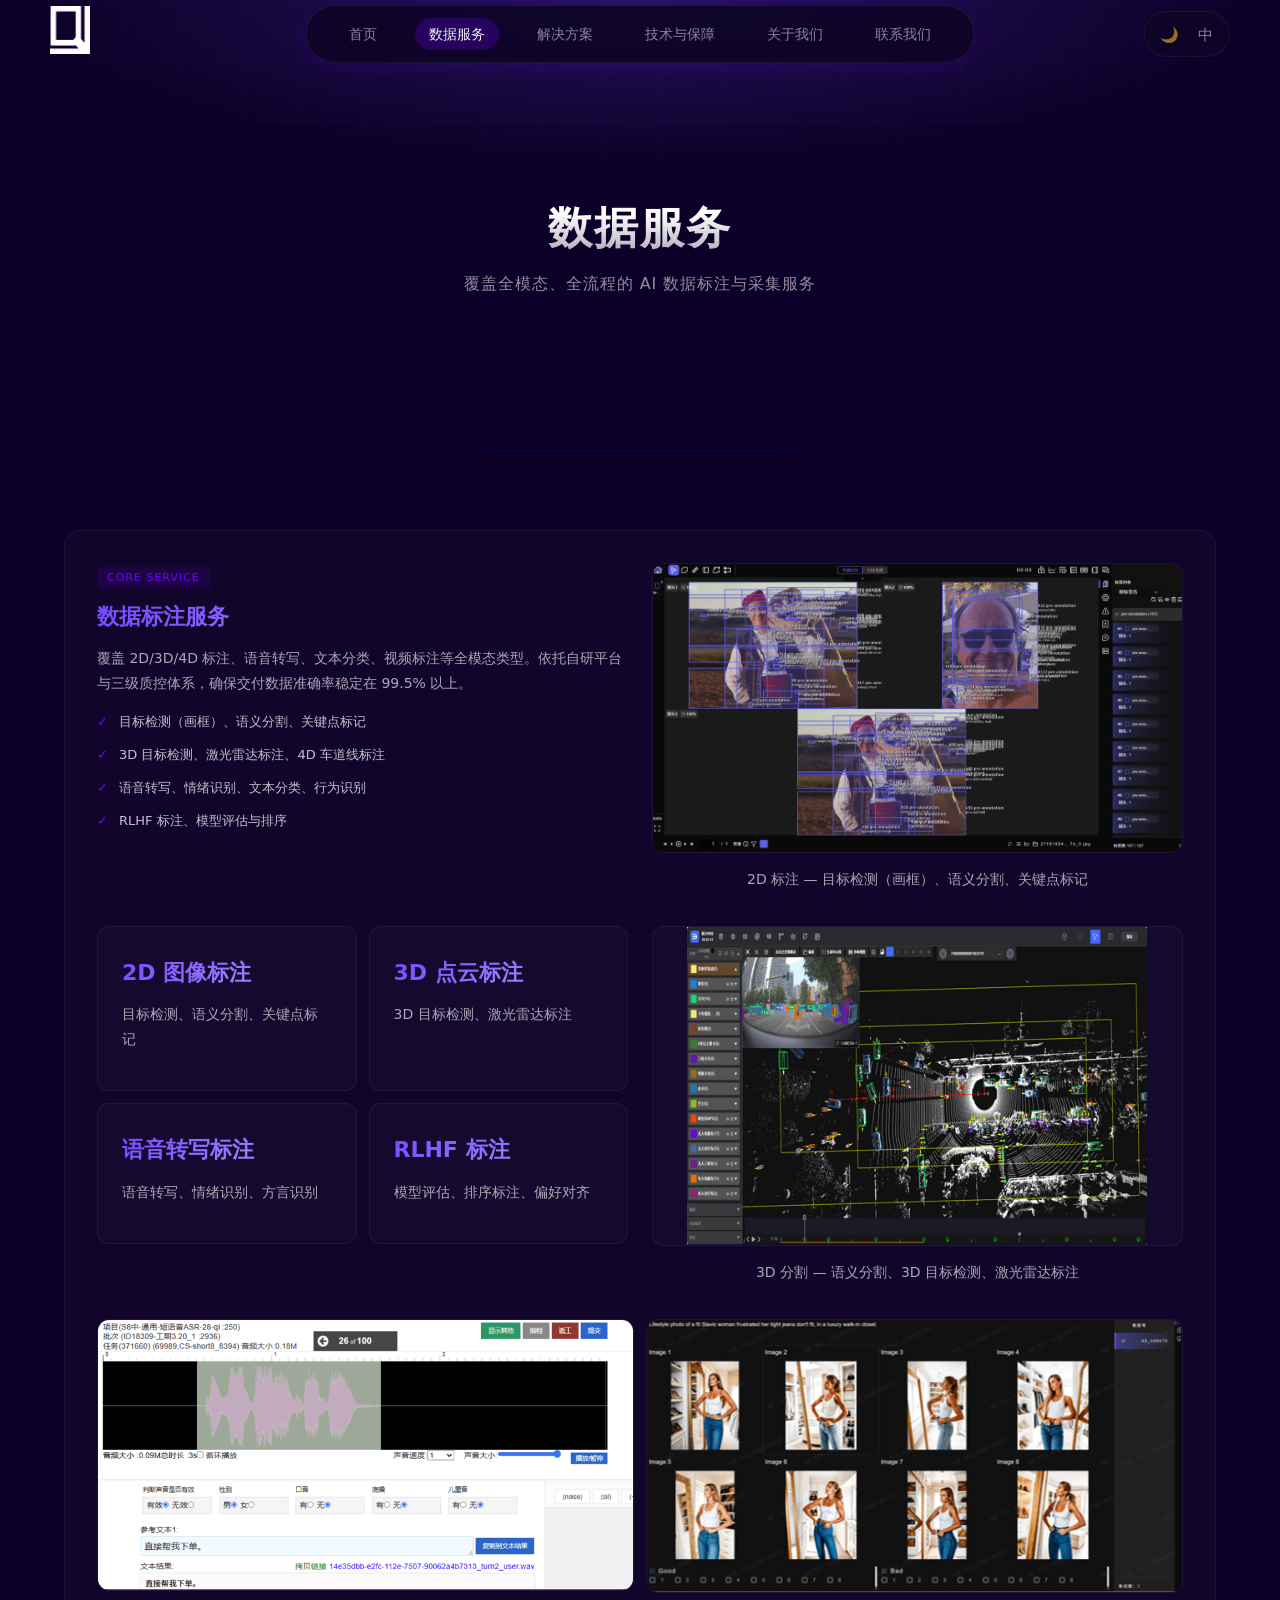
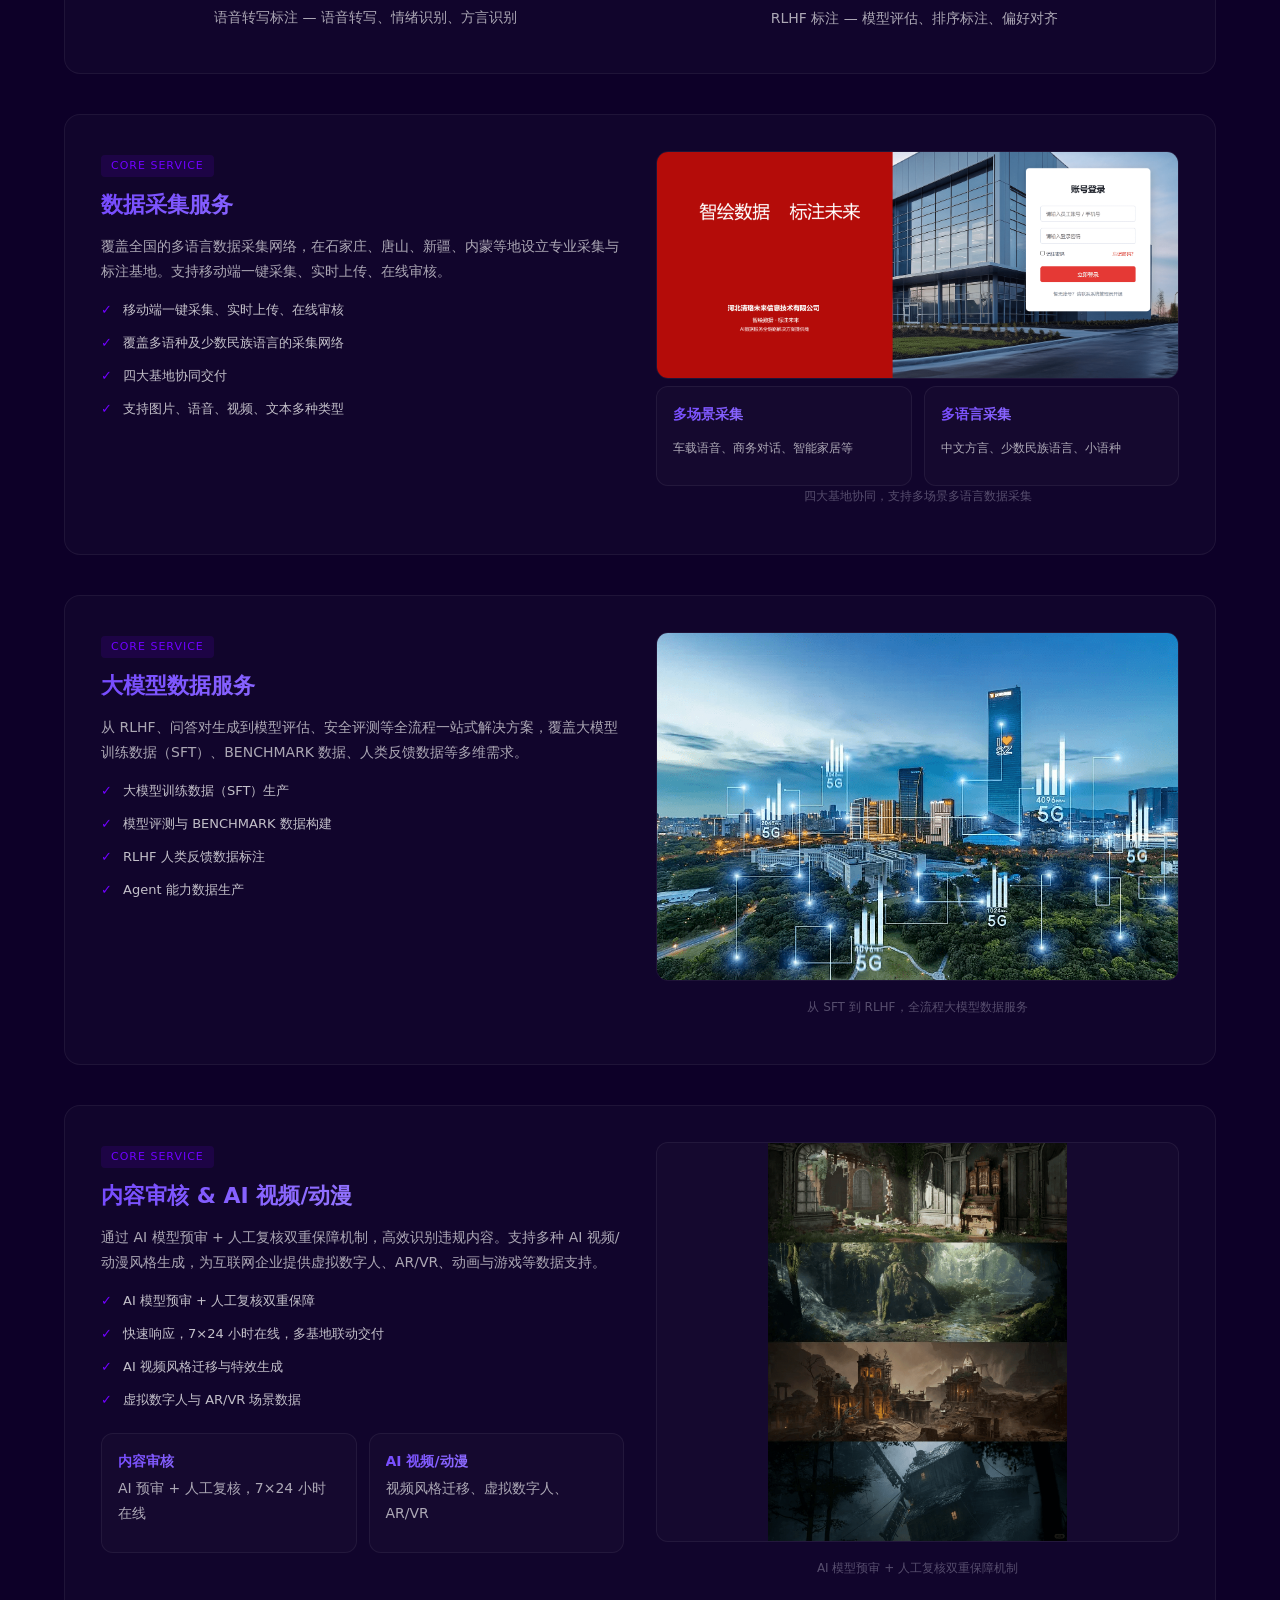
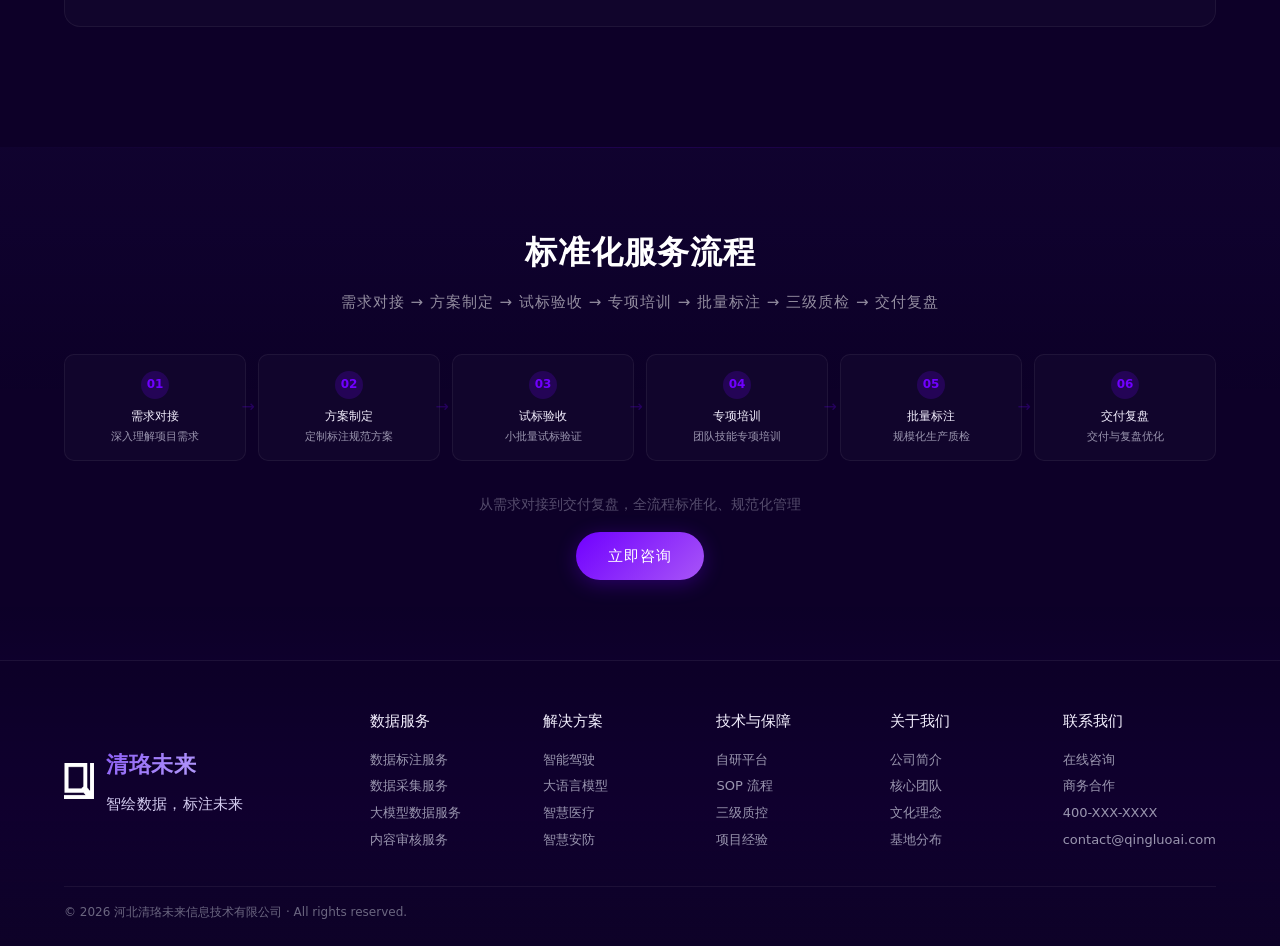
<file: services.html>
<!DOCTYPE html>
<html lang="zh-CN">

<head>
  <meta charset="UTF-8">
  <meta name="viewport" content="width=device-width, initial-scale=1.0">
  <title>清珞未来 - AI 数据服务全链路解决方案提供商</title>
  <link rel="icon" href="assets/images/favicon.png" type="image/png">
  <link rel="stylesheet" href="assets/css/style.css?v=4">
  <script src="assets/js/i18n.js"></script>
  <style>
.hero {
      min-height: 50vh;
      display: flex;
      align-items: center;
      position: relative;
      overflow: hidden;
      padding-top: 48px
    }

    .hero-bg {
      position: absolute;
      inset: 0;
      background: radial-gradient(ellipse 80% 60% at 50% 0%, rgba(117, 73, 255, 0.25) 0%, transparent 60%);
      z-index: 0
    }

    .hero-grid {
      position: absolute;
      inset: 0;
      background-image: linear-gradient(rgba(117, 73, 255, 0.04) 1px, transparent 1px), linear-gradient(90deg, rgba(117, 73, 255, 0.04) 1px, transparent 1px);
      background-size: 60px 60px;
      z-index: 0
    }

    .hero-content {
      position: relative;
      z-index: 1;
      text-align: center;
      max-width: 800px;
      margin: 0 auto;
      padding: 0 24px
    }

    .hero h1 {
      font-size: 44px;
      font-weight: 600;
      line-height: 1.2;
      margin-bottom: 16px;
      letter-spacing: 2px
    }

    .hero h1 .gradient-text {
      background: linear-gradient(180deg, #FFFFFF 23%, rgba(255, 255, 255, 0.70) 95%);
      -webkit-background-clip: text;
      -webkit-text-fill-color: transparent;
      background-clip: text
    }

    .hero p {
      color: rgba(255, 255, 255, 0.55);
      font-size: 16px;
      max-width: 600px;
      margin: 0 auto;
      letter-spacing: 1px
    }

    .grid-2 {
      display: grid;
      grid-template-columns: 1fr 1fr;
      gap: 24px
    }

    .grid-3 {
      display: grid;
      grid-template-columns: repeat(3, 1fr);
      gap: 24px
    }

    .card {
      background: rgba(255, 255, 255, 0.02);
      border: 1px solid rgba(255, 255, 255, 0.06);
      border-radius: 12px;
      padding: 28px 24px;
      transition: all 0.3s ease
    }

    .card:hover {
      transform: translateY(-4px);
      border-color: rgba(112, 0, 255, 0.3)
    }

    .card-icon {
      width: 48px;
      height: 48px;
      border-radius: 12px;
      background: rgba(112, 0, 255, 0.1);
      display: flex;
      align-items: center;
      justify-content: center;
      font-size: 22px;
      margin-bottom: 14px
    }

    .card h3 {
      font-size: 17px;
      font-weight: 500;
      margin-bottom: 10px;
      color: #F4F0FF
    }

    .card p {
      font-size: 14px;
      color: rgba(155, 150, 176, 0.8);
      line-height: 1.7
    }

    .card ul {
      list-style: none;
      margin-top: 10px
    }

    .card ul li {
      padding: 5px 0;
      padding-left: 18px;
      position: relative;
      color: rgba(155, 150, 176, 0.9);
      font-size: 13px
    }

    .card ul li::before {
      content: '▸';
      position: absolute;
      left: 0;
      color: #7000FF
    }

    .service-block {
      display: grid;
      grid-template-columns: 1fr 1fr;
      gap: 32px;
      align-items: start;
      margin-bottom: 40px;
      padding: 36px;
      background: rgba(255, 255, 255, 0.02);
      border: 1px solid rgba(255, 255, 255, 0.06);
      border-radius: 16px
    }

    .service-block h3 {
      font-size: 22px;
      font-weight: 600;
      margin-bottom: 12px;
      background: linear-gradient(135deg, #7549ff, #b2a0ff);
      -webkit-background-clip: text;
      -webkit-text-fill-color: transparent;
      background-clip: text
    }

    .service-block p {
      color: rgba(255, 255, 255, 0.65);
      line-height: 1.8;
      margin-bottom: 10px;
      font-size: 14px
    }

    .service-block ul {
      list-style: none
    }

    .service-block ul li {
      padding: 6px 0;
      padding-left: 22px;
      position: relative;
      color: rgba(255, 255, 255, 0.75);
      font-size: 13px
    }

    .service-block ul li::before {
      content: '✓';
      position: absolute;
      left: 0;
      color: #7000FF;
      font-weight: 700
    }

    .tag {
      display: inline-block;
      padding: 2px 10px;
      border-radius: 4px;
      background: rgba(112, 0, 255, 0.12);
      color: #7000FF;
      font-size: 11px;
      margin-bottom: 10px;
      letter-spacing: 1px
    }

    img.service-img {
      border-radius: 12px;
      border: 1px solid rgba(255, 255, 255, 0.06);
      width: 100%;
      height: auto;
      transition: transform 0.3s ease
    }

    img.service-img:hover {
      transform: scale(1.02)
    }

    .process-grid {
      display: grid;
      grid-template-columns: repeat(6, 1fr);
      gap: 12px
    }

    .process-step {
      text-align: center;
      padding: 16px 8px;
      background: rgba(255, 255, 255, 0.02);
      border: 1px solid rgba(255, 255, 255, 0.06);
      border-radius: 10px;
      position: relative
    }

    .process-step .num {
      width: 28px;
      height: 28px;
      border-radius: 50%;
      background: rgba(112, 0, 255, 0.2);
      color: #7000FF;
      display: flex;
      align-items: center;
      justify-content: center;
      margin: 0 auto 8px;
      font-weight: 700;
      font-size: 12px
    }

    .process-step h4 {
      font-size: 12px;
      font-weight: 500;
      color: #F4F0FF;
      margin-bottom: 4px
    }

    .process-step p {
      font-size: 11px;
      color: #9B96B0;
      line-height: 1.3
    }

    .process-step::after {
      content: '→';
      position: absolute;
      right: -10px;
      top: 50%;
      transform: translateY(-50%);
      color: rgba(112, 0, 255, 0.25);
      font-size: 16px
    }

    .process-step:last-child::after {
      display: none
    }

    @keyframes animRevealUp {
      0% {
        opacity: 0;
        transform: translateY(30px)
      }

      100% {
        opacity: 1;
        transform: translateY(0)
      }
    }

    @keyframes animRevealVertical {
      0% {
        clip-path: inset(0 0 100%);
        opacity: 0
      }

      100% {
        clip-path: inset(0);
        opacity: 1
      }
    }

    @keyframes animFloat {

      0%,
      100% {
        transform: translateY(0)
      }

      50% {
        transform: translateY(-6px)
      }
    }

    .ql-reveal {
      opacity: 0;
      transform: translateY(30px);
      transition: opacity .7s cubic-bezier(.25, .1, .25, 1), transform .7s cubic-bezier(.25, .1, .25, 1)
    }

    .ql-reveal.show {
      opacity: 1;
      transform: translateY(0)
    }

    .ql-float {
      animation: animFloat 2.6s ease-in-out infinite
    }

    .ql-d1 {
      transition-delay: .1s
    }

    .ql-d2 {
      transition-delay: .2s
    }

    .ql-d3 {
      transition-delay: .3s
    }

    .ql-d4 {
      transition-delay: .4s
    }

    .ql-d5 {
      transition-delay: .5s
    }

    .ql-d6 {
      transition-delay: .6s
    }

    .footer {
      border-top: 1px solid rgba(255, 255, 255, 0.06);
      padding: 48px 0 24px
    }

    .footer-inner {
      display: grid;
      grid-template-columns: 2fr 1fr 1fr 1fr 1fr 1fr;
      gap: 40px;
      margin-bottom: 32px
    }

    .footer-brand .logo-text {
      font-size: 22px;
      font-weight: 700;
      background: linear-gradient(135deg, #8b5cf6, #c4b5fd);
      -webkit-background-clip: text;
      -webkit-text-fill-color: transparent;
      background-clip: text;
      margin-bottom: 10px;
      display: block;
      letter-spacing: 0.5px
    }

    .footer-brand p {
      color: #d4ccf0;
      font-size: 15px;
      font-weight: 500;
      line-height: 1.6;
      max-width: 280px;
      letter-spacing: 0.3px
    }

    .footer h4 {
      font-size: 15px;
      font-weight: 500;
      margin-bottom: 14px;
      color: #F4F0FF
    }

    .footer a {
      display: block;
      color: #9B96B0;
      font-size: 13px;
      padding: 3px 0;
      transition: color 0.3s ease
    }

    .footer a:hover {
      color: #b2a0ff
    }

    .footer-bottom {
      border-top: 1px solid rgba(255, 255, 255, 0.06);
      padding-top: 16px;
      display: flex;
      justify-content: space-between;
      flex-wrap: wrap;
      gap: 10px
    }

    .footer-bottom p {
      color: #6B6680;
      font-size: 12px
    }

    @media(max-width:1024px) {
      .process-grid {
        grid-template-columns: repeat(3, 1fr)
      }

      .process-step:nth-child(3)::after {
        display: block
      }

      .process-step:nth-child(6)::after {
        display: none
      }

      .footer-inner {
        grid-template-columns: repeat(3, 1fr)
      }
    }

    @media(max-width:768px) {
      .nav-pill {
        gap: 8px;
        padding: 6px 12px;
        flex-wrap: wrap;
        justify-content: center
      }

      .nav-pill a {
        font-size: 11px;
        padding: 3px 6px
      }

      .hero h1 {
        font-size: 28px
      }

      .service-block,
      .grid-2,
      .grid-3 {
        grid-template-columns: 1fr
      }

      .process-grid {
        grid-template-columns: 1fr
      }

      .process-step::after {
        display: none
      }

      .section {
        padding: 48px 0
      }

      .section-title {
        font-size: 22px
      }

      .footer-inner {
        grid-template-columns: 1fr
      }
    }

    /* ===== Back to Top ===== */
    .back-to-top {
      position: fixed;
      bottom: 24px;
      right: 24px;
      z-index: 9999;
      opacity: 0;
      visibility: hidden;
      transition: opacity 0.3s ease, visibility 0.3s ease, transform 0.3s ease
    }

    .back-to-top.show {
      opacity: 1;
      visibility: visible
    }

    .back-to-top button {
      width: 48px;
      height: 48px;
      border-radius: 50%;
      background: linear-gradient(135deg, #7000FF, #a855f7);
      border: none;
      cursor: pointer;
      display: flex;
      align-items: center;
      justify-content: center;
      box-shadow: 0 4px 20px rgba(112, 0, 255, 0.4);
      transition: all 0.3s ease;
      color: #fff;
      font-size: 22px;
      line-height: 1
    }

    .back-to-top button:hover {
      transform: translateY(-4px);
      box-shadow: 0 8px 30px rgba(112, 0, 255, 0.5)
    }
  </style>
</head>

<body class="page" data-page="services">
  <div id="nav-placeholder"></div>
  <section class="hero">
    <div class="hero-bg"></div>
    <div class="hero-grid"></div>
    <div class="hero-content ql-reveal">
      <h1><span class="gradient-text">数据服务</span></h1>
      <p>覆盖全模态、全流程的 AI 数据标注与采集服务</p>
    </div>
  </section>

  <section class="section">
    <div class="container">
      <div class="service-block ql-reveal" style="grid-template-columns:1fr 1fr;gap:24px;padding:32px">
        <div><span class="tag">CORE SERVICE</span>
          <h3>数据标注服务</h3>
          <p>覆盖 2D/3D/4D 标注、语音转写、文本分类、视频标注等全模态类型。依托自研平台与三级质控体系，确保交付数据准确率稳定在 99.5% 以上。</p>
          <ul>
            <li>目标检测（画框）、语义分割、关键点标记</li>
            <li>3D 目标检测、激光雷达标注、4D 车道线标注</li>
            <li>语音转写、情绪识别、文本分类、行为识别</li>
            <li>RLHF 标注、模型评估与排序</li>
          </ul>
        </div>
        <div><img src="assets/ppt_images/slide10_18.png" alt="数据标注" class="service-img" loading="lazy">
          <p class="service-img-caption">2D 标注 — 目标检测（画框）、语义分割、关键点标记</p>
        </div>
        <div class="sub-grid-2">
          <div class="card card-sm">
            <h3 class="card-sm-title">2D 图像标注</h3>
            <p class="card-sm-text">目标检测、语义分割、关键点标记</p>
          </div>
          <div class="card card-sm">
            <h3 class="card-sm-title">3D 点云标注</h3>
            <p class="card-sm-text">3D 目标检测、激光雷达标注</p>
          </div>
          <div class="card card-sm">
            <h3 class="card-sm-title">语音转写标注</h3>
            <p class="card-sm-text">语音转写、情绪识别、方言识别</p>
          </div>
          <div class="card card-sm">
            <h3 class="card-sm-title">RLHF 标注</h3>
            <p class="card-sm-text">模型评估、排序标注、偏好对齐</p>
          </div>
        </div>
        <div><img src="assets/ppt_images/slide10_x13.png" alt="3D分割" class="service-img" style="max-height:320px;object-fit:contain;background:rgba(255,255,255,0.02)" loading="lazy">
          <p class="service-img-caption">3D 分割 — 语义分割、3D 目标检测、激光雷达标注</p>
        </div>
        <div style="grid-column:span 2;display:grid;grid-template-columns:1fr 1fr;gap:12px">
          <div><img src="assets/ppt_images/slide10_x14.png" alt="语音转写标注" class="service-img" loading="lazy">
            <p class="service-img-caption">语音转写标注 — 语音转写、情绪识别、方言识别</p>
          </div>
          <div><img src="assets/ppt_images/slide09_x33.png" alt="RLHF标注" class="service-img" loading="lazy">
            <p class="service-img-caption">RLHF 标注 — 模型评估、排序标注、偏好对齐</p>
          </div>
        </div>
      </div>
      <div class="service-block ql-reveal ql-d1">
        <div><span class="tag">CORE SERVICE</span>
          <h3>数据采集服务</h3>
          <p>覆盖全国的多语言数据采集网络，在石家庄、唐山、新疆、内蒙等地设立专业采集与标注基地。支持移动端一键采集、实时上传、在线审核。</p>
          <ul>
            <li>移动端一键采集、实时上传、在线审核</li>
            <li>覆盖多语种及少数民族语言的采集网络</li>
            <li>四大基地协同交付</li>
            <li>支持图片、语音、视频、文本多种类型</li>
          </ul>
        </div>
        <div><img src="assets/ppt_images/slide20_20.png" alt="采集平台" class="service-img" loading="lazy">
          <div class="sub-grid-2">
            <div class="card" style="padding:16px">
              <h3 style="font-size:14px">多场景采集</h3>
              <p style="font-size:12px">车载语音、商务对话、智能家居等</p>
            </div>
            <div class="card" style="padding:16px">
              <h3 style="font-size:14px">多语言采集</h3>
              <p style="font-size:12px">中文方言、少数民族语言、小语种</p>
            </div>
          </div>
          <p style="color:rgba(155,150,176,0.5);font-size:12px;text-align:center">四大基地协同，支持多场景多语言数据采集</p>
        </div>
      </div>
      <div class="service-block ql-reveal ql-d2">
        <div><span class="tag">CORE SERVICE</span>
          <h3>大模型数据服务</h3>
          <p>从 RLHF、问答对生成到模型评估、安全评测等全流程一站式解决方案，覆盖大模型训练数据（SFT）、BENCHMARK 数据、人类反馈数据等多维需求。</p>
          <ul>
            <li>大模型训练数据（SFT）生产</li>
            <li>模型评测与 BENCHMARK 数据构建</li>
            <li>RLHF 人类反馈数据标注</li>
            <li>Agent 能力数据生产</li>
          </ul>
        </div>
        <div><img src="assets/ppt_images/slide09_35.png" alt="大模型数据" class="service-img" loading="lazy">
          <p style="color:rgba(155,150,176,0.5);font-size:12px;text-align:center;margin-top:8px">从 SFT 到 RLHF，全流程大模型数据服务</p>
        </div>
      </div>
      <div class="service-block ql-reveal ql-d3" style="align-items:start">
        <div><span class="tag">CORE SERVICE</span>
          <h3>内容审核 &amp; AI 视频/动漫</h3>
          <p>通过 AI 模型预审 + 人工复核双重保障机制，高效识别违规内容。支持多种 AI 视频/动漫风格生成，为互联网企业提供虚拟数字人、AR/VR、动画与游戏等数据支持。</p>
          <ul>
            <li>AI 模型预审 + 人工复核双重保障</li>
            <li>快速响应，7×24 小时在线，多基地联动交付</li>
            <li>AI 视频风格迁移与特效生成</li>
            <li>虚拟数字人与 AR/VR 场景数据</li>
          </ul>
          <div style="display:grid;grid-template-columns:1fr 1fr;gap:12px;margin-top:16px">
            <div class="card" style="padding:16px">
              <h3 style="font-size:14px;font-weight:600;color:#F4F0FF;margin-bottom:4px">内容审核</h3>
              <p class="card-sm-text">AI 预审 + 人工复核，7×24 小时在线</p>
            </div>
            <div class="card" style="padding:16px">
              <h3 style="font-size:14px;font-weight:600;color:#F4F0FF;margin-bottom:4px">AI 视频/动漫</h3>
              <p class="card-sm-text">视频风格迁移、虚拟数字人、AR/VR</p>
            </div>
          </div>
        </div>
        <div><img src="assets/ppt_images/slide15_g09_00.png" alt="AI视频/动漫" class="service-img" style="max-height:400px;object-fit:contain;background:rgba(255,255,255,0.02)" loading="lazy">
          <p style="color:rgba(155,150,176,0.5);font-size:12px;text-align:center;margin-top:8px">AI 模型预审 + 人工复核双重保障机制</p>
        </div>
      </div>
    </div>
  </section>

  <section class="section section-alt">
    <div class="container">
      <h2 class="section-title ql-scale">标准化服务流程</h2>
      <p class="section-subtitle ql-scale ql-d1">需求对接 → 方案制定 → 试标验收 → 专项培训 → 批量标注 → 三级质检 → 交付复盘</p>
      <div class="process-grid">
        <div class="process-step ql-reveal ql-d1">
          <div class="num">01</div>
          <h4>需求对接</h4>
          <p>深入理解项目需求</p>
        </div>
        <div class="process-step ql-reveal ql-d2">
          <div class="num">02</div>
          <h4>方案制定</h4>
          <p>定制标注规范方案</p>
        </div>
        <div class="process-step ql-reveal ql-d3">
          <div class="num">03</div>
          <h4>试标验收</h4>
          <p>小批量试标验证</p>
        </div>
        <div class="process-step ql-reveal ql-d4">
          <div class="num">04</div>
          <h4>专项培训</h4>
          <p>团队技能专项培训</p>
        </div>
        <div class="process-step ql-reveal ql-d5">
          <div class="num">05</div>
          <h4>批量标注</h4>
          <p>规模化生产质检</p>
        </div>
        <div class="process-step ql-reveal ql-d6">
          <div class="num">06</div>
          <h4>交付复盘</h4>
          <p>交付与复盘优化</p>
        </div>
      </div>
      <div style="text-align:center;margin-top:32px">
        <p style="color:rgba(155,150,176,0.5);font-size:14px;margin-bottom:16px">从需求对接到交付复盘，全流程标准化、规范化管理</p>
        <a href="contact.html" class="btn btn-primary">立即咨询</a>
      </div>
    </div>
  </section>

  <div class="back-to-top" id="backToTop">
    <button onclick="window.scrollTo({top:0,behavior:'smooth'})" aria-label="回到顶部">↑</button>
  </div>

  <div id="footer-placeholder"></div>

  <script src="assets/js/include.js"></script>
  <script>
    /* Back to top */
    (function () {
      var btn = document.getElementById('backToTop');
      if (!btn) return;
      var toggle = function () { btn.classList.toggle('show', window.scrollY > 400) };
      window.addEventListener('scroll', toggle);
      toggle();
    })();
  </script>
</body>

</html>
</file>
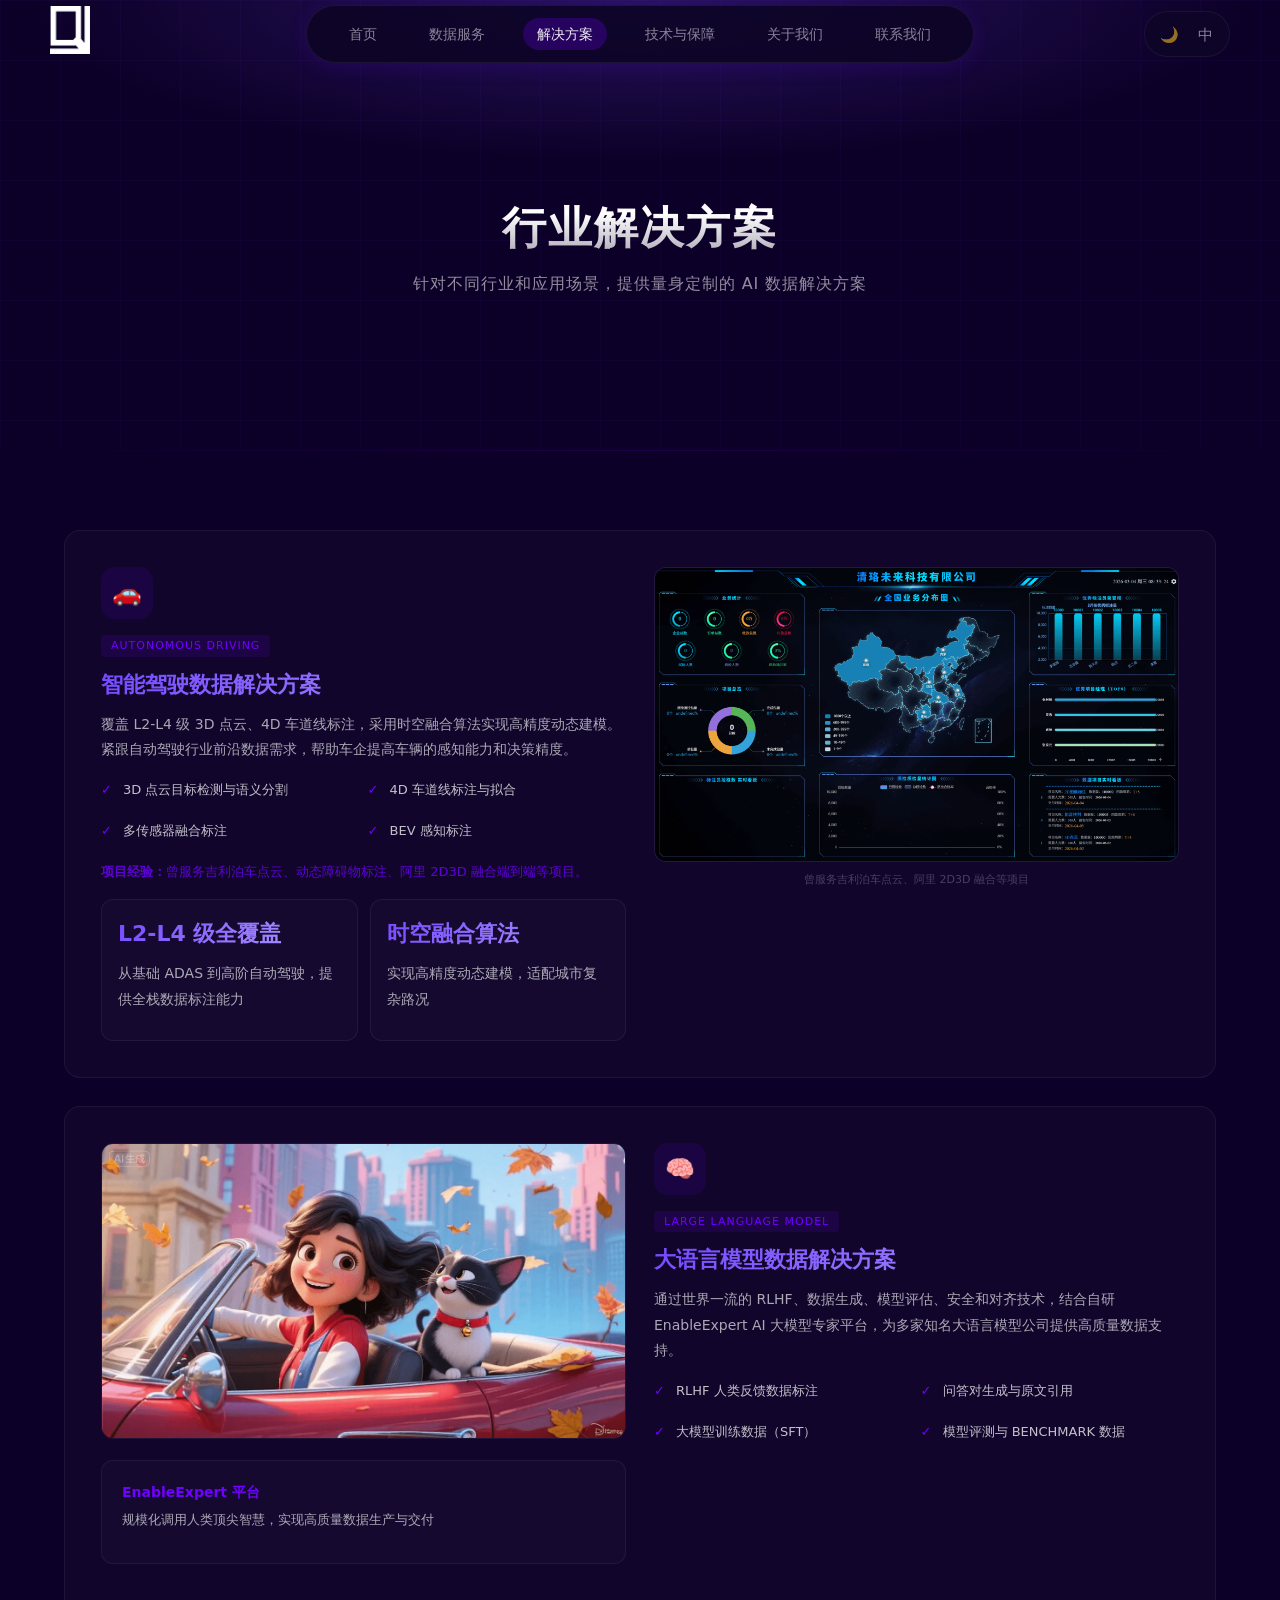
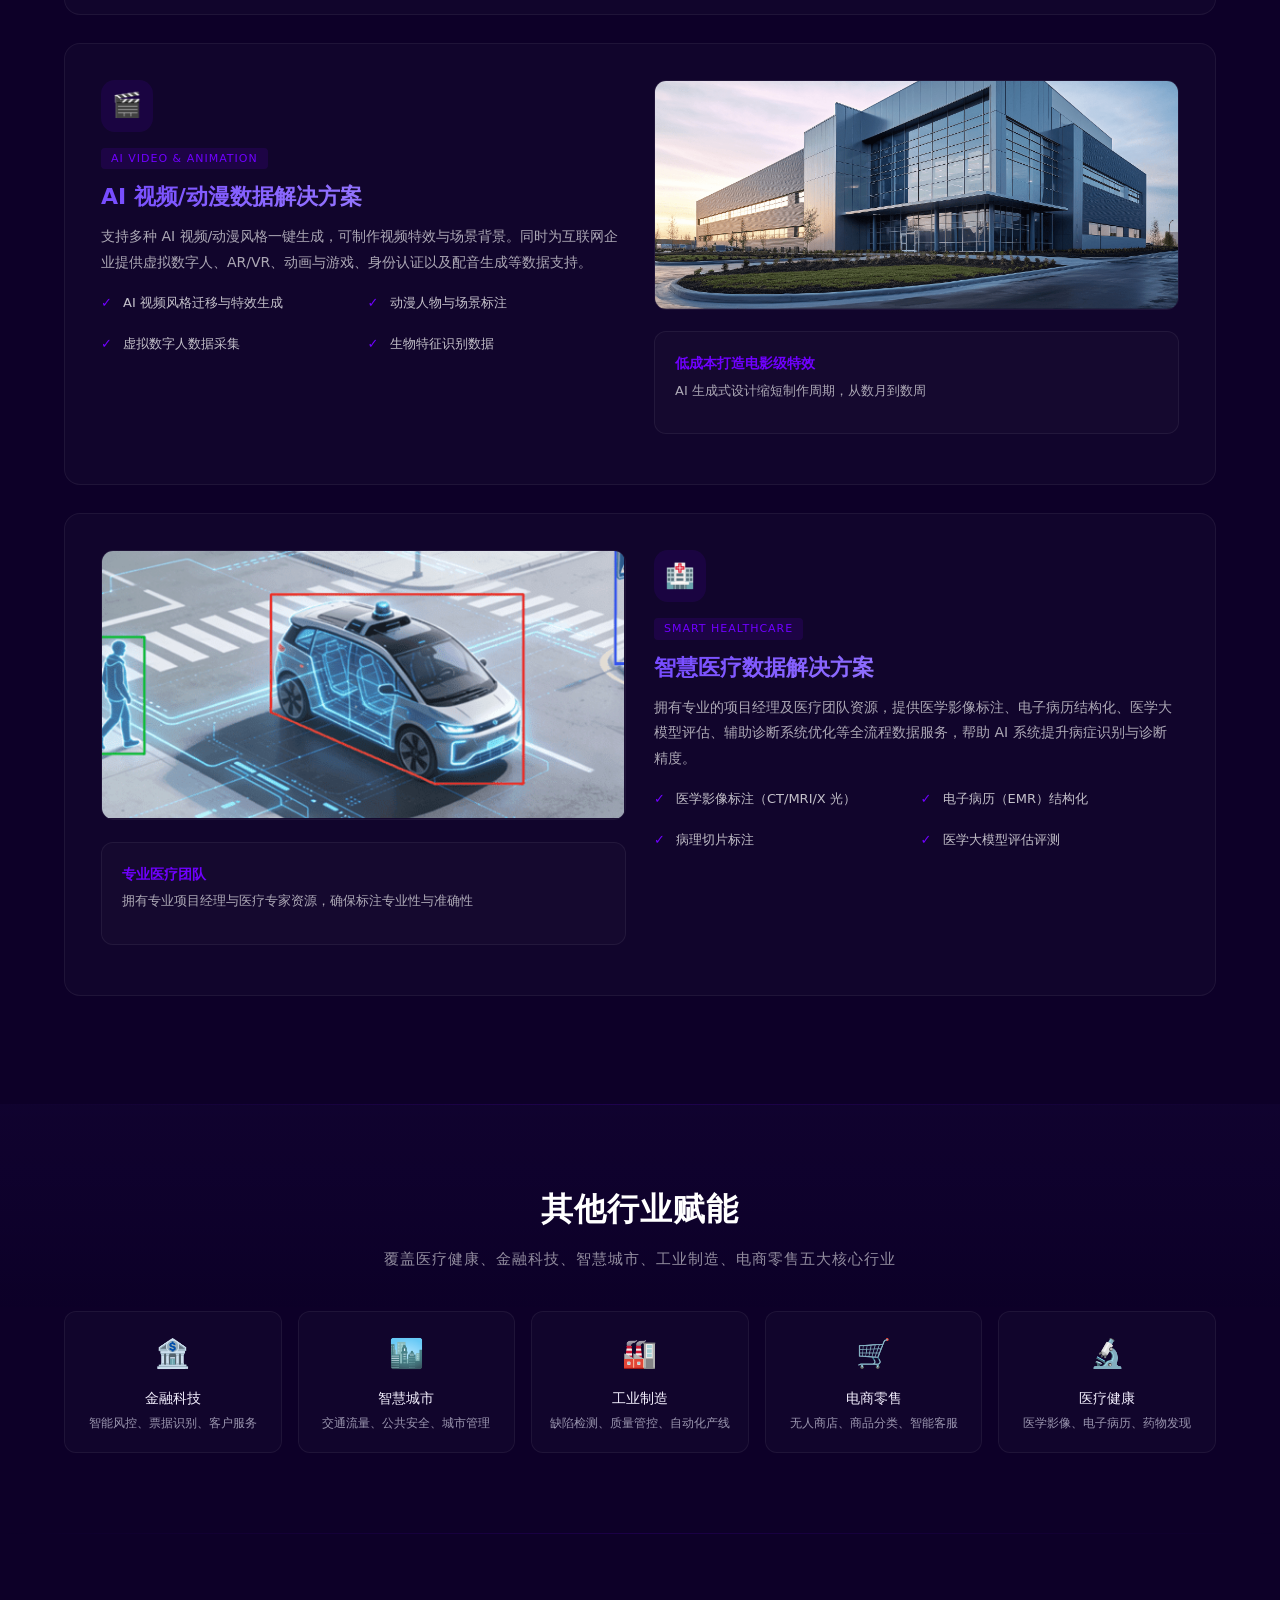
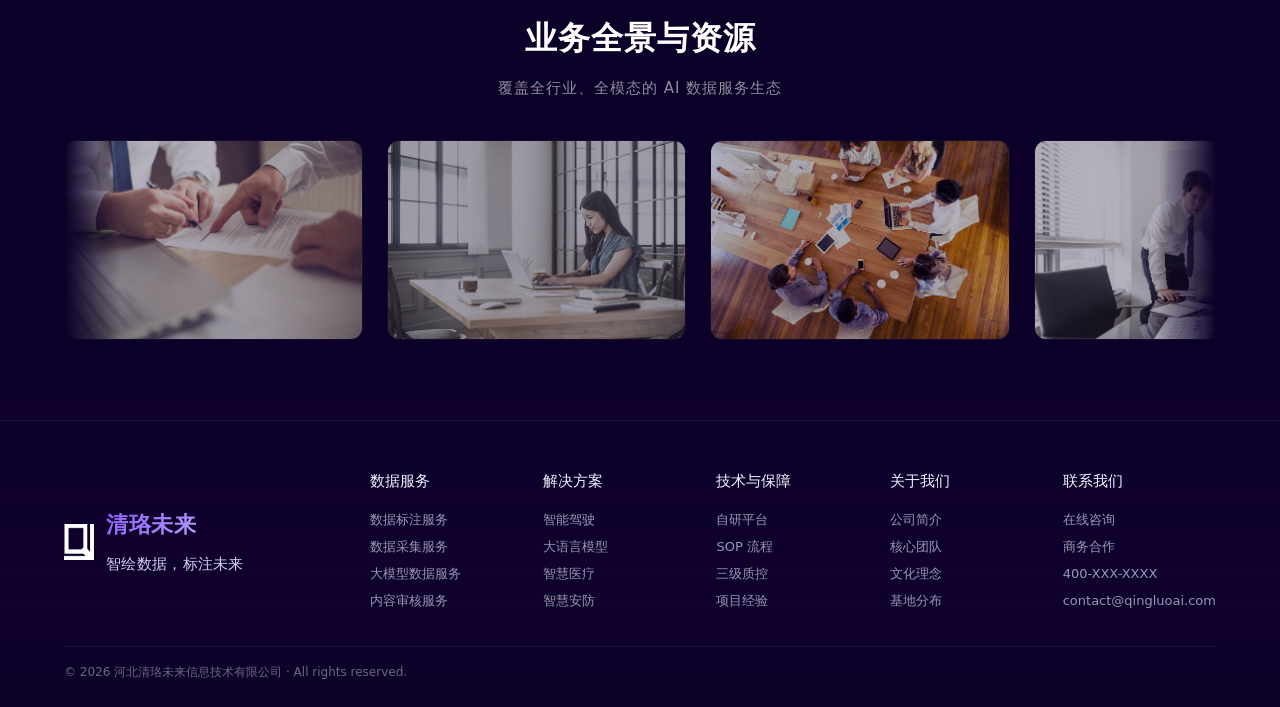
<file: solutions.html>
<!DOCTYPE html>
<html lang="zh-CN">

<head>
  <meta charset="UTF-8">
  <meta name="viewport" content="width=device-width, initial-scale=1.0">
  <title>清珞未来 - AI 数据服务全链路解决方案提供商</title>
  <link rel="icon" href="assets/images/favicon.png" type="image/png">
  <link rel="stylesheet" href="assets/css/style.css?v=4">
  <script src="assets/js/i18n.js"></script>
  <style>
.hero {
      min-height: 50vh;
      display: flex;
      align-items: center;
      position: relative;
      overflow: hidden;
      padding-top: 48px
    }

    .hero-bg {
      position: absolute;
      inset: 0;
      background: radial-gradient(ellipse 80% 60% at 50% 0%, rgba(117, 73, 255, 0.25) 0%, transparent 60%);
      z-index: 0
    }

    .hero-grid {
      position: absolute;
      inset: 0;
      background-image: linear-gradient(rgba(117, 73, 255, 0.04) 1px, transparent 1px), linear-gradient(90deg, rgba(117, 73, 255, 0.04) 1px, transparent 1px);
      background-size: 60px 60px;
      z-index: 0
    }

    .hero-content {
      position: relative;
      z-index: 1;
      text-align: center;
      max-width: 800px;
      margin: 0 auto;
      padding: 0 24px
    }

    .hero h1 {
      font-size: 44px;
      font-weight: 600;
      line-height: 1.2;
      margin-bottom: 16px;
      letter-spacing: 2px
    }

    .hero h1 .gradient-text {
      background: linear-gradient(180deg, #FFFFFF 23%, rgba(255, 255, 255, 0.70) 95%);
      -webkit-background-clip: text;
      -webkit-text-fill-color: transparent;
      background-clip: text
    }

    .hero p {
      color: rgba(255, 255, 255, 0.55);
      font-size: 16px;
      max-width: 600px;
      margin: 0 auto;
      letter-spacing: 1px
    }

    .solution-card {
      display: flex;
      gap: 28px;
      padding: 36px;
      background: rgba(255, 255, 255, 0.02);
      border: 1px solid rgba(255, 255, 255, 0.06);
      border-radius: 16px;
      margin-bottom: 28px;
      transition: all 0.3s ease
    }

    .solution-card:hover {
      border-color: rgba(112, 0, 255, 0.3);
      transform: translateY(-4px)
    }

    .solution-card.reverse {
      flex-direction: row-reverse
    }

    .solution-card>div {
      flex: 1;
      min-width: 0
    }

    .solution-card .icon {
      width: 52px;
      height: 52px;
      border-radius: 14px;
      background: rgba(112, 0, 255, 0.1);
      display: flex;
      align-items: center;
      justify-content: center;
      font-size: 24px;
      margin-bottom: 12px
    }

    .solution-card h3 {
      font-size: 22px;
      font-weight: 600;
      margin-bottom: 10px;
      background: linear-gradient(135deg, #7549ff, #b2a0ff);
      -webkit-background-clip: text;
      -webkit-text-fill-color: transparent;
      background-clip: text
    }

    .solution-card p {
      color: rgba(255, 255, 255, 0.65);
      line-height: 1.8;
      margin-bottom: 12px;
      font-size: 14px
    }

    .solution-card ul {
      list-style: none;
      display: grid;
      grid-template-columns: 1fr 1fr;
      gap: 8px
    }

    .solution-card ul li {
      padding: 6px 0;
      padding-left: 22px;
      position: relative;
      color: rgba(255, 255, 255, 0.75);
      font-size: 13px
    }

    .solution-card ul li::before {
      content: '✓';
      position: absolute;
      left: 0;
      color: #7000FF;
      font-weight: 700
    }

    .tag {
      display: inline-block;
      padding: 2px 10px;
      border-radius: 4px;
      background: rgba(112, 0, 255, 0.12);
      color: #7000FF;
      font-size: 11px;
      margin-bottom: 10px;
      letter-spacing: 1px
    }

    img.solution-img {
      border-radius: 12px;
      border: 1px solid rgba(255, 255, 255, 0.06);
      width: 100%;
      height: auto;
      transition: transform 0.3s ease
    }

    img.solution-img:hover {
      transform: scale(1.02)
    }

    .highlight-box {
      padding: 20px;
      background: rgba(255, 255, 255, 0.02);
      border: 1px solid rgba(255, 255, 255, 0.06);
      border-radius: 12px;
      margin-bottom: 14px
    }

    .highlight-box h4 {
      color: #7000FF;
      margin-bottom: 6px;
      font-size: 14px
    }

    .highlight-box p {
      color: rgba(255, 255, 255, 0.65);
      font-size: 13px;
      line-height: 1.6
    }

    .industries {
      display: grid;
      grid-template-columns: repeat(5, 1fr);
      gap: 16px
    }

    .ind-card {
      text-align: center;
      padding: 20px 12px;
      background: rgba(255, 255, 255, 0.02);
      border: 1px solid rgba(255, 255, 255, 0.06);
      border-radius: 12px;
      transition: all 0.3s ease
    }

    .ind-card:hover {
      border-color: rgba(112, 0, 255, 0.3);
      transform: translateY(-4px)
    }

    .ind-card .ind-icon {
      font-size: 28px;
      margin-bottom: 10px
    }

    .ind-card h4 {
      font-size: 14px;
      font-weight: 500;
      color: #F4F0FF;
      margin-bottom: 6px
    }

    .ind-card p {
      font-size: 12px;
      color: #9B96B0;
      line-height: 1.4
    }

    @keyframes animRevealUp {
      0% {
        opacity: 0;
        transform: translateY(30px)
      }

      100% {
        opacity: 1;
        transform: translateY(0)
      }
    }

    @keyframes animRevealVertical {
      0% {
        clip-path: inset(0 0 100%);
        opacity: 0
      }

      100% {
        clip-path: inset(0);
        opacity: 1
      }
    }

    @keyframes animFloat {

      0%,
      100% {
        transform: translateY(0)
      }

      50% {
        transform: translateY(-6px)
      }
    }

    .ql-reveal {
      opacity: 0;
      transform: translateY(30px);
      transition: opacity .7s cubic-bezier(.25, .1, .25, 1), transform .7s cubic-bezier(.25, .1, .25, 1)
    }

    .ql-reveal.show {
      opacity: 1;
      transform: translateY(0)
    }

    .ql-float {
      animation: animFloat 2.6s ease-in-out infinite
    }

    .ql-d1 {
      transition-delay: .1s
    }

    .ql-d2 {
      transition-delay: .2s
    }

    .ql-d3 {
      transition-delay: .3s
    }

    .ql-d4 {
      transition-delay: .4s
    }

    .ql-d5 {
      transition-delay: .5s
    }

    .ql-d6 {
      transition-delay: .6s
    }

    .footer {
      border-top: 1px solid rgba(255, 255, 255, 0.06);
      padding: 48px 0 24px
    }

    .footer-inner {
      display: grid;
      grid-template-columns: 2fr 1fr 1fr 1fr 1fr 1fr;
      gap: 40px;
      margin-bottom: 32px
    }

    .footer-brand .logo-text {
      font-size: 22px;
      font-weight: 700;
      background: linear-gradient(135deg, #8b5cf6, #c4b5fd);
      -webkit-background-clip: text;
      -webkit-text-fill-color: transparent;
      background-clip: text;
      margin-bottom: 10px;
      display: block;
      letter-spacing: 0.5px
    }

    .footer-brand p {
      color: #d4ccf0;
      font-size: 15px;
      font-weight: 500;
      line-height: 1.6;
      max-width: 280px;
      letter-spacing: 0.3px
    }

    .footer h4 {
      font-size: 15px;
      font-weight: 500;
      margin-bottom: 14px;
      color: #F4F0FF
    }

    .footer a {
      display: block;
      color: #9B96B0;
      font-size: 13px;
      padding: 3px 0;
      transition: color 0.3s ease
    }

    .footer a:hover {
      color: #b2a0ff
    }

    .footer-bottom {
      border-top: 1px solid rgba(255, 255, 255, 0.06);
      padding-top: 16px;
      display: flex;
      justify-content: space-between;
      flex-wrap: wrap;
      gap: 10px
    }

    .footer-bottom p {
      color: #6B6680;
      font-size: 12px
    }

    @media(max-width:1024px) {
      .industries {
        grid-template-columns: repeat(3, 1fr)
      }

      .footer-inner {
        grid-template-columns: repeat(3, 1fr)
      }
    }

    @media(max-width:768px) {
      .nav-pill {
        gap: 8px;
        padding: 6px 12px;
        flex-wrap: wrap;
        justify-content: center
      }

      .nav-pill a {
        font-size: 11px;
        padding: 3px 6px
      }

      .hero h1 {
        font-size: 28px
      }

      .solution-card,
      .solution-card.reverse {
        flex-direction: column;
        padding: 24px
      }

      .solution-card ul {
        grid-template-columns: 1fr
      }

      .industries {
        grid-template-columns: repeat(2, 1fr)
      }

      .section {
        padding: 48px 0
      }

      .section-title {
        font-size: 22px
      }

      .footer-inner {
        grid-template-columns: 1fr
      }
    }

    /* ===== Back to Top ===== */
    .back-to-top {
      position: fixed;
      bottom: 24px;
      right: 24px;
      z-index: 9999;
      opacity: 0;
      visibility: hidden;
      transition: opacity 0.3s ease, visibility 0.3s ease, transform 0.3s ease
    }

    .back-to-top.show {
      opacity: 1;
      visibility: visible
    }

    .back-to-top button {
      width: 48px;
      height: 48px;
      border-radius: 50%;
      background: linear-gradient(135deg, #7000FF, #a855f7);
      border: none;
      cursor: pointer;
      display: flex;
      align-items: center;
      justify-content: center;
      box-shadow: 0 4px 20px rgba(112, 0, 255, 0.4);
      transition: all 0.3s ease;
      color: #fff;
      font-size: 22px;
      line-height: 1
    }

    .back-to-top button:hover {
      transform: translateY(-4px);
      box-shadow: 0 8px 30px rgba(112, 0, 255, 0.5)
    }
  </style>
</head>

<body class="page" data-page="solutions">
  <div id="nav-placeholder"></div>
  <section class="hero">
    <div class="hero-bg"></div>
    <div class="hero-grid"></div>
    <div class="hero-content ql-reveal">
      <h1><span class="gradient-text">行业解决方案</span></h1>
      <p>针对不同行业和应用场景，提供量身定制的 AI 数据解决方案</p>
    </div>
  </section>

  <section class="section">
    <div class="container">
      <div class="solution-card ql-reveal" style="align-items:flex-start">
        <div>
          <div class="icon">🚗</div><span class="tag">AUTONOMOUS DRIVING</span>
          <h3>智能驾驶数据解决方案</h3>
          <p>覆盖 L2-L4 级 3D 点云、4D 车道线标注，采用时空融合算法实现高精度动态建模。紧跟自动驾驶行业前沿数据需求，帮助车企提高车辆的感知能力和决策精度。</p>
          <ul>
            <li>3D 点云目标检测与语义分割</li>
            <li>4D 车道线标注与拟合</li>
            <li>多传感器融合标注</li>
            <li>BEV 感知标注</li>
          </ul>
          <p style="margin-top:12px;color:rgba(112,0,255,0.8);font-size:13px"><strong>项目经验：</strong>曾服务吉利泊车点云、动态障碍物标注、阿里
            2D3D 融合端到端等项目。</p>
          <div class="sub-grid-2" style="margin-top:16px">
            <div class="card card-sm">
              <h3 class="card-sm-title">L2-L4 级全覆盖</h3>
              <p class="card-sm-text">从基础 ADAS 到高阶自动驾驶，提供全栈数据标注能力</p>
            </div>
            <div class="card card-sm">
              <h3 class="card-sm-title">时空融合算法</h3>
              <p class="card-sm-text">实现高精度动态建模，适配城市复杂路况</p>
            </div>
          </div>
        </div>
        <div><img src="assets/ppt_images/slide20_18.png" alt="智能驾驶" class="solution-img" style="max-height:400px;object-fit:contain;background:rgba(255,255,255,0.02)" loading="lazy">
          <p style="color:rgba(155,150,176,0.4);font-size:11px;text-align:center">曾服务吉利泊车点云、阿里 2D3D 融合等项目</p>
        </div>
      </div>
      <div class="solution-card reverse ql-reveal ql-d1">
        <div>
          <div class="icon">🧠</div><span class="tag">LARGE LANGUAGE MODEL</span>
          <h3>大语言模型数据解决方案</h3>
          <p>通过世界一流的 RLHF、数据生成、模型评估、安全和对齐技术，结合自研 EnableExpert AI 大模型专家平台，为多家知名大语言模型公司提供高质量数据支持。</p>
          <ul>
            <li>RLHF 人类反馈数据标注</li>
            <li>问答对生成与原文引用</li>
            <li>大模型训练数据（SFT）</li>
            <li>模型评测与 BENCHMARK 数据</li>
          </ul>
        </div>
        <div><img src="assets/ppt_images/slide09_x34.png" alt="大语言模型" class="solution-img" loading="lazy">
          <div class="highlight-box" style="margin-top:14px">
            <h4>EnableExpert 平台</h4>
            <p>规模化调用人类顶尖智慧，实现高质量数据生产与交付</p>
          </div>
        </div>
      </div>
      <div class="solution-card ql-reveal ql-d2">
        <div>
          <div class="icon">🎬</div><span class="tag">AI VIDEO & ANIMATION</span>
          <h3>AI 视频/动漫数据解决方案</h3>
          <p>支持多种 AI 视频/动漫风格一键生成，可制作视频特效与场景背景。同时为互联网企业提供虚拟数字人、AR/VR、动画与游戏、身份认证以及配音生成等数据支持。</p>
          <ul>
            <li>AI 视频风格迁移与特效生成</li>
            <li>动漫人物与场景标注</li>
            <li>虚拟数字人数据采集</li>
            <li>生物特征识别数据</li>
          </ul>
        </div>
        <div><img src="assets/ppt_images/slide31_00.png" alt="AI视频/动漫" class="solution-img" loading="lazy">
          <div class="highlight-box" style="margin-top:14px">
            <h4>低成本打造电影级特效</h4>
            <p>AI 生成式设计缩短制作周期，从数月到数周</p>
          </div>
        </div>
      </div>
      <div class="solution-card reverse ql-reveal ql-d3">
        <div>
          <div class="icon">🏥</div><span class="tag">SMART HEALTHCARE</span>
          <h3>智慧医疗数据解决方案</h3>
          <p>拥有专业的项目经理及医疗团队资源，提供医学影像标注、电子病历结构化、医学大模型评估、辅助诊断系统优化等全流程数据服务，帮助 AI 系统提升病症识别与诊断精度。</p>
          <ul>
            <li>医学影像标注（CT/MRI/X 光）</li>
            <li>电子病历（EMR）结构化</li>
            <li>病理切片标注</li>
            <li>医学大模型评估评测</li>
          </ul>
        </div>
        <div><img src="assets/ppt_images/slide09_x32.png" alt="智慧医疗" class="solution-img" loading="lazy">
          <div class="highlight-box" style="margin-top:14px">
            <h4>专业医疗团队</h4>
            <p>拥有专业项目经理与医疗专家资源，确保标注专业性与准确性</p>
          </div>
        </div>
      </div>
    </div>
  </section>

  <section class="section section-alt">
    <div class="container">
      <h2 class="section-title ql-slide">其他行业赋能</h2>
      <p class="section-subtitle ql-slide ql-d1">覆盖医疗健康、金融科技、智慧城市、工业制造、电商零售五大核心行业</p>
      <div class="industries">
        <div class="ind-card ql-reveal ql-d1">
          <div class="ind-icon">🏦</div>
          <h4>金融科技</h4>
          <p>智能风控、票据识别、客户服务</p>
        </div>
        <div class="ind-card ql-reveal ql-d2">
          <div class="ind-icon">🏙️</div>
          <h4>智慧城市</h4>
          <p>交通流量、公共安全、城市管理</p>
        </div>
        <div class="ind-card ql-reveal ql-d3">
          <div class="ind-icon">🏭</div>
          <h4>工业制造</h4>
          <p>缺陷检测、质量管控、自动化产线</p>
        </div>
        <div class="ind-card ql-reveal ql-d4">
          <div class="ind-icon">🛒</div>
          <h4>电商零售</h4>
          <p>无人商店、商品分类、智能客服</p>
        </div>
        <div class="ind-card ql-reveal ql-d5">
          <div class="ind-icon">🔬</div>
          <h4>医疗健康</h4>
          <p>医学影像、电子病历、药物发现</p>
        </div>
      </div>
    </div>
  </section>

  <section class="section">
    <div class="container">
      <h2 class="section-title ql-reveal">业务全景与资源</h2>
      <p class="section-subtitle ql-reveal ql-d1">覆盖全行业、全模态的 AI 数据服务生态</p>
      <style>
        .biz-marquee { overflow: hidden; position: relative; mask-image: linear-gradient(to right, transparent 0%, #000 5%, #000 95%, transparent 100%); -webkit-mask-image: linear-gradient(to right, transparent 0%, #000 5%, #000 95%, transparent 100%) }
        .biz-marquee-inner { display: flex; gap: 24px; width: max-content; animation: bizScroll 20s linear infinite; will-change: transform }
        .biz-marquee.paused .biz-marquee-inner { animation-play-state: paused }
        @keyframes bizScroll { 0% { transform: translateX(0) } 100% { transform: translateX(-50%) } }
        .biz-marquee-inner img { height: 200px; width: auto; flex-shrink: 0; border-radius: 12px; border: 1px solid rgba(255,255,255,0.06); opacity: 0.7; transition: opacity 0.3s ease, transform 0.3s ease; cursor: pointer }
        .biz-marquee-inner img:hover { opacity: 1; transform: scale(1.03) }
      </style>
      <div class="biz-marquee" id="bizMarquee" style="margin-top:16px">
        <div class="biz-marquee-inner" id="bizTrack">
          <img src="assets/ppt_images/slide03_x15.jpg" alt="业务全景" loading="lazy">
          <img src="assets/ppt_images/slide03_x16.jpg" alt="核心能力" loading="lazy">
          <img src="assets/ppt_images/slide03_x17.jpg" alt="技术布局" loading="lazy">
          <img src="assets/ppt_images/slide03_x18.jpg" alt="行业覆盖" loading="lazy">
          <!-- duplicated for seamless loop -->
          <img src="assets/ppt_images/slide03_x15.jpg" alt="业务全景" loading="lazy">
          <img src="assets/ppt_images/slide03_x16.jpg" alt="核心能力" loading="lazy">
          <img src="assets/ppt_images/slide03_x17.jpg" alt="技术布局" loading="lazy">
          <img src="assets/ppt_images/slide03_x18.jpg" alt="行业覆盖" loading="lazy">
        </div>
      </div>
      <script>(function(){var e=document.getElementById('bizMarquee');if(!e)return;e.onmouseenter=function(){e.classList.add('paused')};e.onmouseleave=function(){e.classList.remove('paused')}})();</script>
    </div>
  </section>

  <div class="back-to-top" id="backToTop">
    <button onclick="window.scrollTo({top:0,behavior:'smooth'})" aria-label="回到顶部">↑</button>
  </div>

  <div id="footer-placeholder"></div>

  <script src="assets/js/include.js"></script>
  <script>
    /* Back to top */
    (function () {
      var btn = document.getElementById('backToTop');
      if (!btn) return;
      var toggle = function () { btn.classList.toggle('show', window.scrollY > 400) };
      window.addEventListener('scroll', toggle);
      toggle();
    })();
  </script>
</body>

</html>
</file>
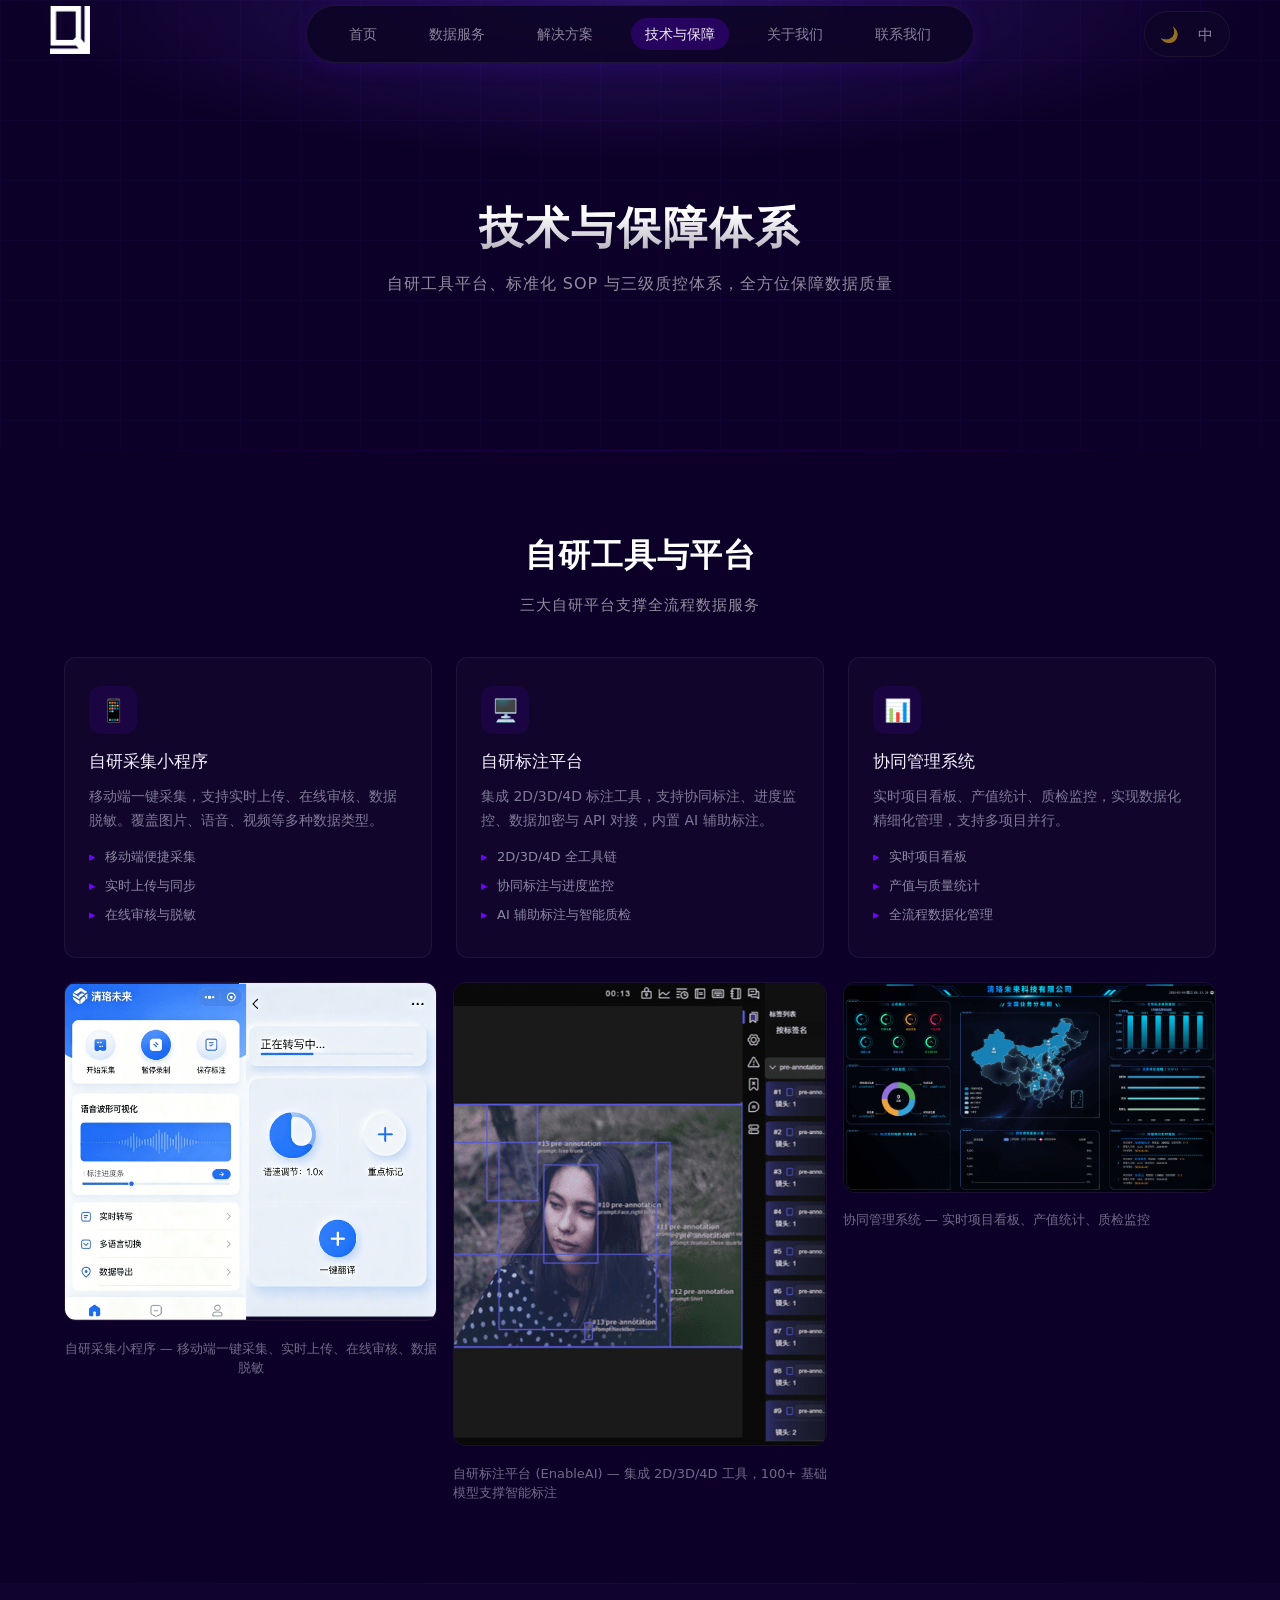
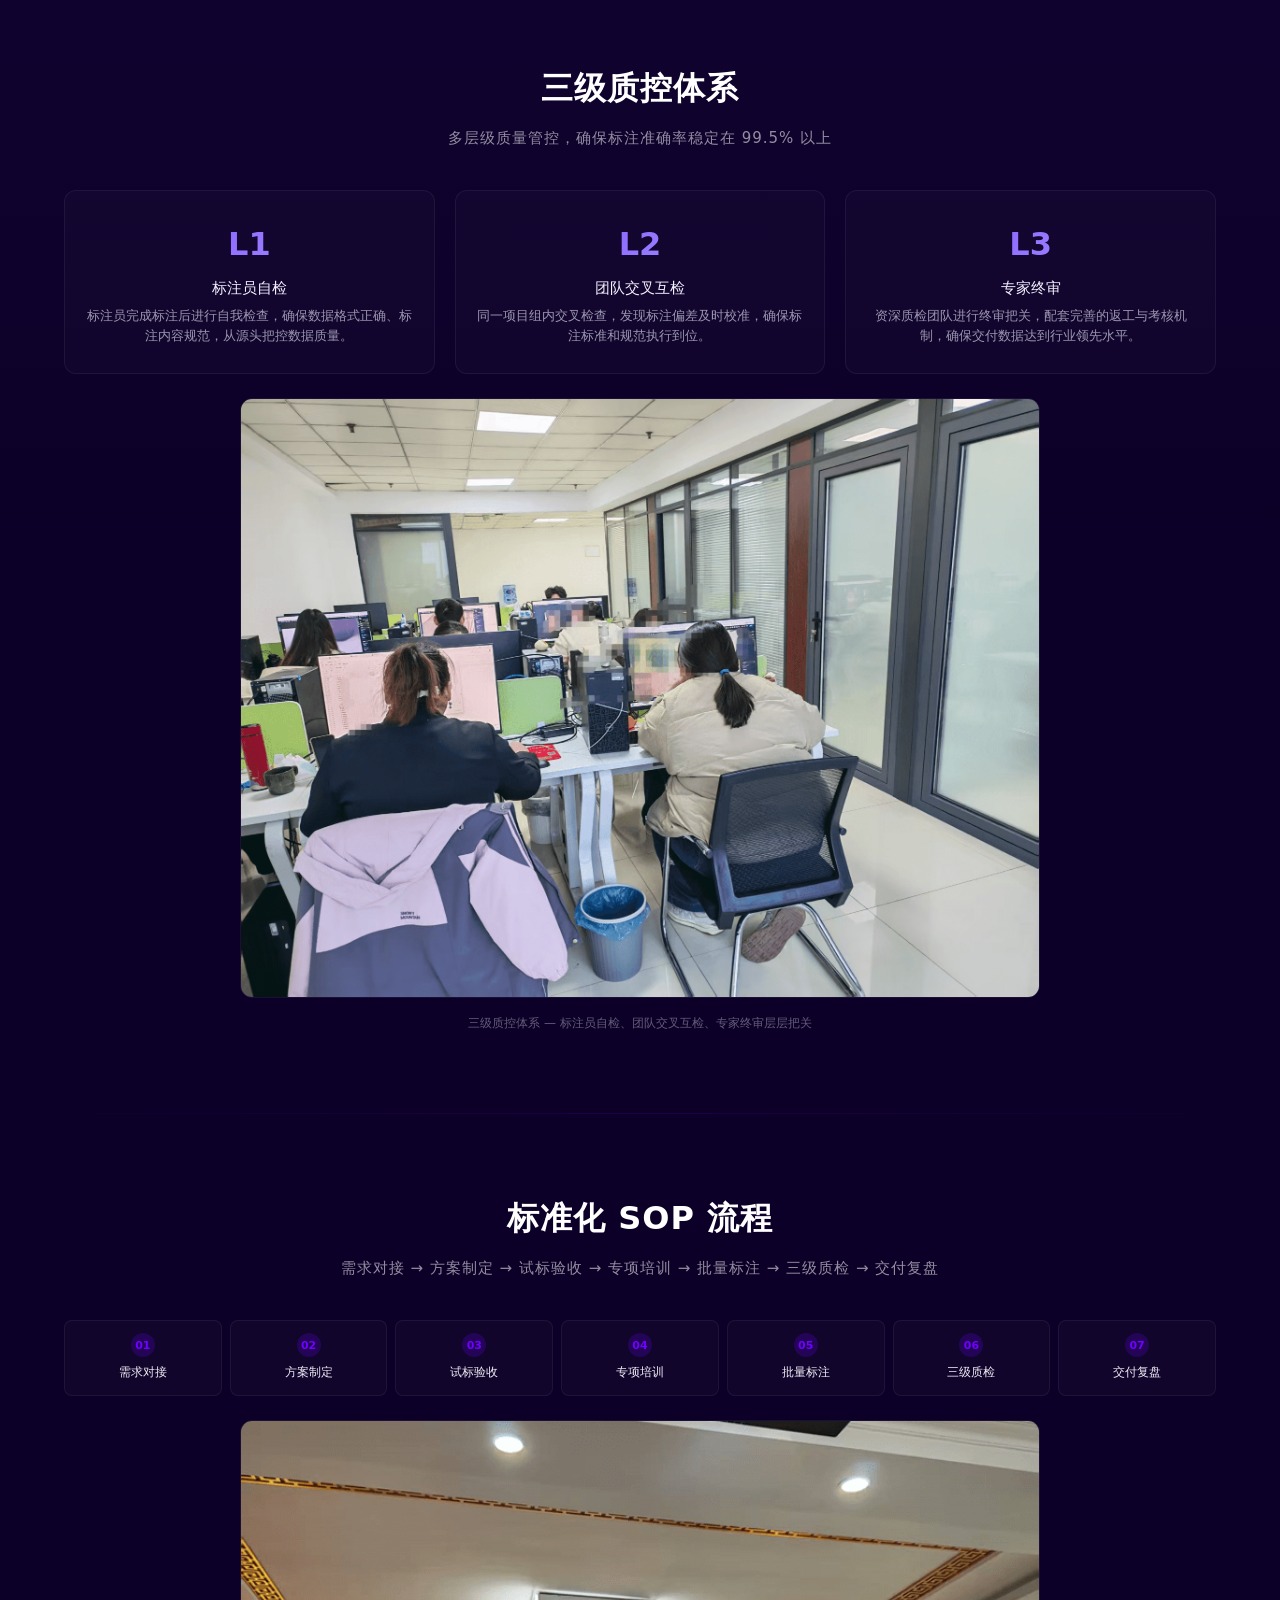
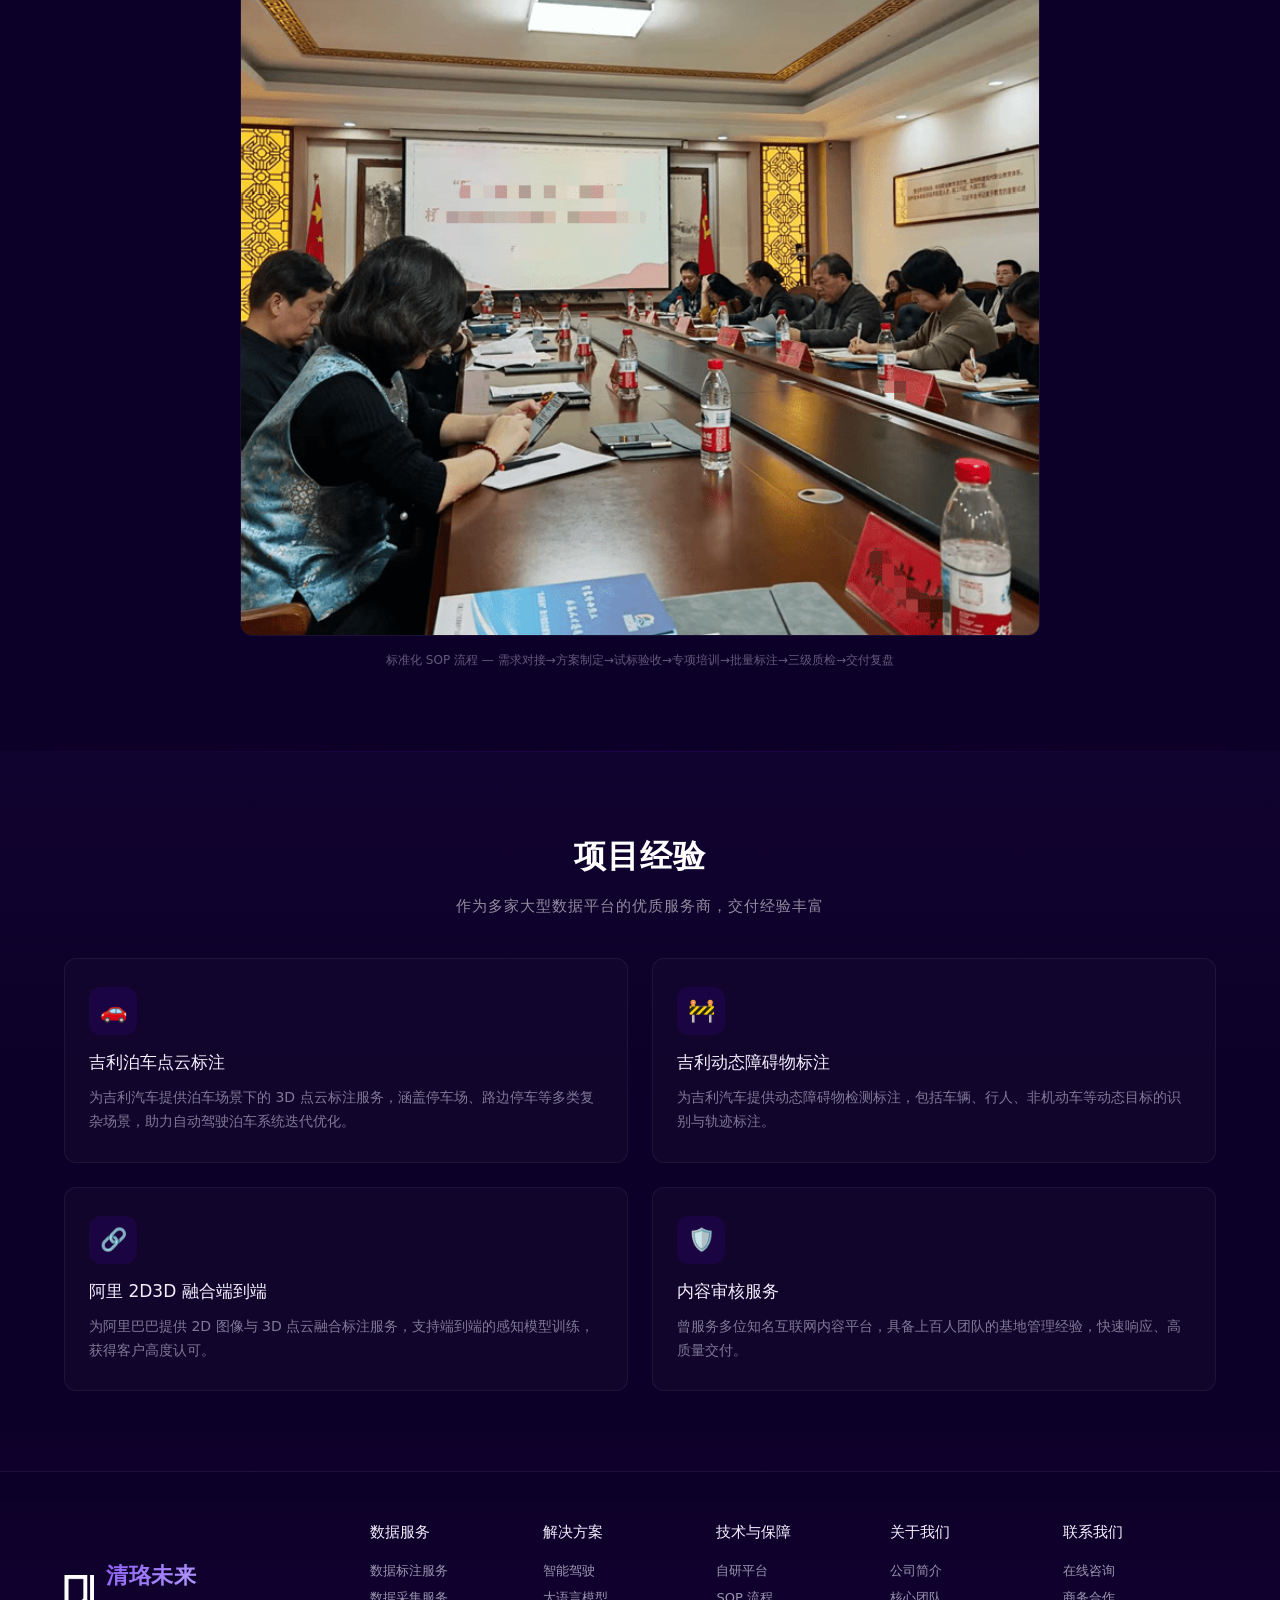
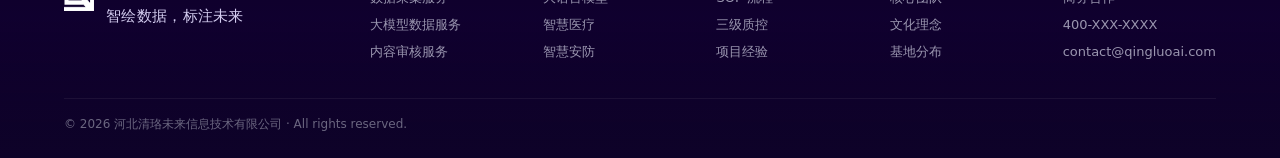
<file: technology.html>
<!DOCTYPE html>
<html lang="zh-CN">

<head>
  <meta charset="UTF-8">
  <meta name="viewport" content="width=device-width, initial-scale=1.0">
  <title>清珞未来 - AI 数据服务全链路解决方案提供商</title>
  <link rel="icon" href="assets/images/favicon.png" type="image/png">
  <link rel="stylesheet" href="assets/css/style.css?v=4">
  <script src="assets/js/i18n.js"></script>
  <style>
.hero {
      min-height: 50vh;
      display: flex;
      align-items: center;
      position: relative;
      overflow: hidden;
      padding-top: 48px
    }

    .hero-bg {
      position: absolute;
      inset: 0;
      background: radial-gradient(ellipse 80% 60% at 50% 0%, rgba(117, 73, 255, 0.25) 0%, transparent 60%);
      z-index: 0
    }

    .hero-grid {
      position: absolute;
      inset: 0;
      background-image: linear-gradient(rgba(117, 73, 255, 0.04) 1px, transparent 1px), linear-gradient(90deg, rgba(117, 73, 255, 0.04) 1px, transparent 1px);
      background-size: 60px 60px;
      z-index: 0
    }

    .hero-content {
      position: relative;
      z-index: 1;
      text-align: center;
      max-width: 800px;
      margin: 0 auto;
      padding: 0 24px
    }

    .hero h1 {
      font-size: 44px;
      font-weight: 600;
      line-height: 1.2;
      margin-bottom: 16px;
      letter-spacing: 2px
    }

    .hero h1 .gradient-text {
      background: linear-gradient(180deg, #FFFFFF 23%, rgba(255, 255, 255, 0.70) 95%);
      -webkit-background-clip: text;
      -webkit-text-fill-color: transparent;
      background-clip: text
    }

    .hero p {
      color: rgba(255, 255, 255, 0.55);
      font-size: 16px;
      max-width: 600px;
      margin: 0 auto;
      letter-spacing: 1px
    }

    .grid-2 {
      display: grid;
      grid-template-columns: 1fr 1fr;
      gap: 24px
    }

    .grid-3 {
      display: grid;
      grid-template-columns: repeat(3, 1fr);
      gap: 24px
    }

    .card {
      background: rgba(255, 255, 255, 0.02);
      border: 1px solid rgba(255, 255, 255, 0.06);
      border-radius: 12px;
      padding: 28px 24px;
      transition: all 0.3s ease
    }

    .card:hover {
      transform: translateY(-4px);
      border-color: rgba(112, 0, 255, 0.3)
    }

    .card-icon {
      width: 48px;
      height: 48px;
      border-radius: 12px;
      background: rgba(112, 0, 255, 0.1);
      display: flex;
      align-items: center;
      justify-content: center;
      font-size: 22px;
      margin-bottom: 14px
    }

    .card h3 {
      font-size: 17px;
      font-weight: 500;
      margin-bottom: 10px;
      color: #F4F0FF
    }

    .card p {
      font-size: 14px;
      color: rgba(155, 150, 176, 0.8);
      line-height: 1.7
    }

    .card ul {
      list-style: none;
      margin-top: 10px
    }

    .card ul li {
      padding: 4px 0;
      padding-left: 16px;
      position: relative;
      color: rgba(155, 150, 176, 0.9);
      font-size: 13px
    }

    .card ul li::before {
      content: '▸';
      position: absolute;
      left: 0;
      color: #7000FF
    }

    img.tech-img {
      border-radius: 12px;
      border: 1px solid rgba(255, 255, 255, 0.06);
      width: 100%;
      height: auto;
      transition: transform 0.3s ease
    }

    img.tech-img:hover {
      transform: scale(1.02)
    }

    .qc-grid {
      display: grid;
      grid-template-columns: repeat(3, 1fr);
      gap: 20px
    }

    .qc-card {
      text-align: center;
      padding: 28px 20px;
      background: rgba(255, 255, 255, 0.02);
      border: 1px solid rgba(255, 255, 255, 0.06);
      border-radius: 12px;
      transition: all 0.3s ease
    }

    .qc-card:hover {
      border-color: rgba(112, 0, 255, 0.3);
      transform: translateY(-4px)
    }

    .qc-card .level {
      font-size: 32px;
      font-weight: 700;
      background: linear-gradient(135deg, #7549ff, #b2a0ff);
      -webkit-background-clip: text;
      -webkit-text-fill-color: transparent;
      background-clip: text;
      margin-bottom: 6px
    }

    .qc-card h4 {
      font-size: 15px;
      font-weight: 500;
      margin-bottom: 6px;
      color: #F4F0FF
    }

    .qc-card p {
      font-size: 13px;
      color: #9B96B0;
      line-height: 1.5
    }

    @keyframes animRevealUp {
      0% {
        opacity: 0;
        transform: translateY(30px)
      }

      100% {
        opacity: 1;
        transform: translateY(0)
      }
    }

    @keyframes animRevealVertical {
      0% {
        clip-path: inset(0 0 100%);
        opacity: 0
      }

      100% {
        clip-path: inset(0);
        opacity: 1
      }
    }

    @keyframes animFloat {

      0%,
      100% {
        transform: translateY(0)
      }

      50% {
        transform: translateY(-6px)
      }
    }

    .ql-reveal {
      opacity: 0;
      transform: translateY(30px);
      transition: opacity .7s cubic-bezier(.25, .1, .25, 1), transform .7s cubic-bezier(.25, .1, .25, 1)
    }

    .ql-reveal.show {
      opacity: 1;
      transform: translateY(0)
    }

    .ql-float {
      animation: animFloat 2.6s ease-in-out infinite
    }

    .ql-d1 {
      transition-delay: .1s
    }

    .ql-d2 {
      transition-delay: .2s
    }

    .ql-d3 {
      transition-delay: .3s
    }

    .ql-d4 {
      transition-delay: .4s
    }

    .ql-d5 {
      transition-delay: .5s
    }

    .ql-d6 {
      transition-delay: .6s
    }

    .ql-d7 {
      transition-delay: .7s
    }

    .footer {
      border-top: 1px solid rgba(255, 255, 255, 0.06);
      padding: 48px 0 24px
    }

    .footer-inner {
      display: grid;
      grid-template-columns: 2fr 1fr 1fr 1fr 1fr 1fr;
      gap: 40px;
      margin-bottom: 32px
    }

    .footer-brand .logo-text {
      font-size: 22px;
      font-weight: 700;
      background: linear-gradient(135deg, #8b5cf6, #c4b5fd);
      -webkit-background-clip: text;
      -webkit-text-fill-color: transparent;
      background-clip: text;
      margin-bottom: 10px;
      display: block;
      letter-spacing: 0.5px
    }

    .footer-brand p {
      color: #d4ccf0;
      font-size: 15px;
      font-weight: 500;
      line-height: 1.6;
      max-width: 280px;
      letter-spacing: 0.3px
    }

    .footer h4 {
      font-size: 15px;
      font-weight: 500;
      margin-bottom: 14px;
      color: #F4F0FF
    }

    .footer a {
      display: block;
      color: #9B96B0;
      font-size: 13px;
      padding: 3px 0;
      transition: color 0.3s ease
    }

    .footer a:hover {
      color: #b2a0ff
    }

    .footer-bottom {
      border-top: 1px solid rgba(255, 255, 255, 0.06);
      padding-top: 16px;
      display: flex;
      justify-content: space-between;
      flex-wrap: wrap;
      gap: 10px
    }

    .footer-bottom p {
      color: #6B6680;
      font-size: 12px
    }

    @media(max-width:1024px) {
      .qc-grid {
        grid-template-columns: 1fr
      }

      .footer-inner {
        grid-template-columns: repeat(3, 1fr)
      }
    }

    @media(max-width:768px) {
      .nav-pill {
        gap: 8px;
        padding: 6px 12px;
        flex-wrap: wrap;
        justify-content: center
      }

      .nav-pill a {
        font-size: 11px;
        padding: 3px 6px
      }

      .hero h1 {
        font-size: 28px
      }

      .grid-2,
      .grid-3,
      .qc-grid {
        grid-template-columns: 1fr
      }

      .section {
        padding: 48px 0
      }

      .section-title {
        font-size: 22px
      }

      .footer-inner {
        grid-template-columns: 1fr
      }
    }

    /* ===== Back to Top ===== */
    .back-to-top {
      position: fixed;
      bottom: 24px;
      right: 24px;
      z-index: 9999;
      opacity: 0;
      visibility: hidden;
      transition: opacity 0.3s ease, visibility 0.3s ease, transform 0.3s ease
    }

    .back-to-top.show {
      opacity: 1;
      visibility: visible
    }

    .back-to-top button {
      width: 48px;
      height: 48px;
      border-radius: 50%;
      background: linear-gradient(135deg, #7000FF, #a855f7);
      border: none;
      cursor: pointer;
      display: flex;
      align-items: center;
      justify-content: center;
      box-shadow: 0 4px 20px rgba(112, 0, 255, 0.4);
      transition: all 0.3s ease;
      color: #fff;
      font-size: 22px;
      line-height: 1
    }

    .back-to-top button:hover {
      transform: translateY(-4px);
      box-shadow: 0 8px 30px rgba(112, 0, 255, 0.5)
    }
  </style>
</head>

<body class="page" data-page="technology">
  <div id="nav-placeholder"></div>
  <section class="hero">
    <div class="hero-bg"></div>
    <div class="hero-grid"></div>
    <div class="hero-content ql-reveal">
      <h1><span class="gradient-text">技术与保障体系</span></h1>
      <p>自研工具平台、标准化 SOP 与三级质控体系，全方位保障数据质量</p>
    </div>
  </section>

  <section class="section">
    <div class="container">
      <h2 class="section-title ql-reveal">自研工具与平台</h2>
      <p class="section-subtitle ql-reveal ql-d1">三大自研平台支撑全流程数据服务</p>
      <div class="grid-3">
        <div class="card ql-reveal ql-d1">
          <div class="card-icon">📱</div>
          <h3>自研采集小程序</h3>
          <p>移动端一键采集，支持实时上传、在线审核、数据脱敏。覆盖图片、语音、视频等多种数据类型。</p>
          <ul>
            <li>移动端便捷采集</li>
            <li>实时上传与同步</li>
            <li>在线审核与脱敏</li>
          </ul>
        </div>
        <div class="card ql-reveal ql-d2">
          <div class="card-icon">🖥️</div>
          <h3>自研标注平台</h3>
          <p>集成 2D/3D/4D 标注工具，支持协同标注、进度监控、数据加密与 API 对接，内置 AI 辅助标注。</p>
          <ul>
            <li>2D/3D/4D 全工具链</li>
            <li>协同标注与进度监控</li>
            <li>AI 辅助标注与智能质检</li>
          </ul>
        </div>
        <div class="card ql-reveal ql-d3">
          <div class="card-icon">📊</div>
          <h3>协同管理系统</h3>
          <p>实时项目看板、产值统计、质检监控，实现数据化精细化管理，支持多项目并行。</p>
          <ul>
            <li>实时项目看板</li>
            <li>产值与质量统计</li>
            <li>全流程数据化管理</li>
          </ul>
        </div>
      </div>
      <div class="tech-img-grid">
        <div class="ql-reveal tech-img-card">
          <img src="assets/images/001.png" alt="协同管理系统" class="tech-img" class="tech-img" loading="lazy">
          <p class="tech-img-caption">自研采集小程序 — 移动端一键采集、实时上传、在线审核、数据脱敏</p>
        </div>
        <div class="ql-reveal ql-d1" class="tech-img-card">
          <img src="assets/ppt_images/slide21_x15.png" alt="标注平台" class="tech-img" class="tech-img" loading="lazy">
          <p class="tech-img-caption">自研标注平台 (EnableAI) — 集成 2D/3D/4D 工具，100+ 基础模型支撑智能标注</p>
        </div>
        <div class="ql-reveal ql-d2" class="tech-img-card">
          <img src="assets/ppt_images/slide21_18.png" alt="采集小程序" class="tech-img" class="tech-img" loading="lazy">
          <p class="tech-img-caption">协同管理系统 — 实时项目看板、产值统计、质检监控</p>
        </div>
      </div>
    </div>
  </section>

  <section class="section section-alt">
    <div class="container">
      <h2 class="section-title ql-reveal">三级质控体系</h2>
      <p class="section-subtitle ql-reveal ql-d1">多层级质量管控，确保标注准确率稳定在 99.5% 以上</p>
      <div class="qc-grid">
        <div class="qc-card ql-reveal ql-d1">
          <div class="level">L1</div>
          <h4>标注员自检</h4>
          <p>标注员完成标注后进行自我检查，确保数据格式正确、标注内容规范，从源头把控数据质量。</p>
        </div>
        <div class="qc-card ql-reveal ql-d2">
          <div class="level">L2</div>
          <h4>团队交叉互检</h4>
          <p>同一项目组内交叉检查，发现标注偏差及时校准，确保标注标准和规范执行到位。</p>
        </div>
        <div class="qc-card ql-reveal ql-d3">
          <div class="level">L3</div>
          <h4>专家终审</h4>
          <p>资深质检团队进行终审把关，配套完善的返工与考核机制，确保交付数据达到行业领先水平。</p>
        </div>
      </div>
      <div class="img-bottom-wrap">
        <img src="assets/ppt_images/slide23_11.png" alt="三级质控" class="tech-img ql-reveal"
          loading="lazy">
        <p class="img-bottom-caption">三级质控体系 — 标注员自检、团队交叉互检、专家终审层层把关</p>
      </div>
    </div>
  </section>

  <section class="section">
    <div class="container">
      <h2 class="section-title ql-reveal">标准化 SOP 流程</h2>
      <p class="section-subtitle ql-reveal ql-d1">需求对接 → 方案制定 → 试标验收 → 专项培训 → 批量标注 → 三级质检 → 交付复盘</p>
      <div class="sop-grid">
        <div class="sop-step ql-reveal ql-d1">
          <div class="sop-num">01</div>需求对接
        </div>
        <div class="sop-step ql-reveal ql-d2">
          <div class="sop-num">02</div>方案制定
        </div>
        <div class="sop-step ql-reveal ql-d3">
          <div class="sop-num">03</div>试标验收
        </div>
        <div class="sop-step ql-reveal ql-d4">
          <div class="sop-num">04</div>专项培训
        </div>
        <div class="sop-step ql-reveal ql-d5">
          <div class="sop-num">05</div>批量标注
        </div>
        <div class="sop-step ql-reveal ql-d6">
          <div class="sop-num">06</div>三级质检
        </div>
        <div class="sop-step ql-reveal ql-d7">
          <div class="sop-num">07</div>交付复盘
        </div>
      </div>
      <div class="img-bottom-wrap">
        <img src="assets/ppt_images/slide22_11.png" alt="标准化SOP流程" class="tech-img ql-reveal"
          loading="lazy">
        <p class="img-bottom-caption">标准化 SOP 流程 — 需求对接→方案制定→试标验收→专项培训→批量标注→三级质检→交付复盘</p>
      </div>
    </div>
  </section>

  <section class="section section-alt">
    <div class="container">
      <h2 class="section-title ql-reveal">项目经验</h2>
      <p class="section-subtitle ql-reveal ql-d1">作为多家大型数据平台的优质服务商，交付经验丰富</p>
      <div class="grid-2">
        <div class="card ql-reveal ql-d1" style="margin:0">
          <div class="card-icon">🚗</div>
          <h3>吉利泊车点云标注</h3>
          <p>为吉利汽车提供泊车场景下的 3D 点云标注服务，涵盖停车场、路边停车等多类复杂场景，助力自动驾驶泊车系统迭代优化。</p>
        </div>
        <div class="card ql-reveal ql-d2" style="margin:0">
          <div class="card-icon">🚧</div>
          <h3>吉利动态障碍物标注</h3>
          <p>为吉利汽车提供动态障碍物检测标注，包括车辆、行人、非机动车等动态目标的识别与轨迹标注。</p>
        </div>
        <div class="card ql-reveal ql-d3" style="margin:0">
          <div class="card-icon">🔗</div>
          <h3>阿里 2D3D 融合端到端</h3>
          <p>为阿里巴巴提供 2D 图像与 3D 点云融合标注服务，支持端到端的感知模型训练，获得客户高度认可。</p>
        </div>
        <div class="card ql-reveal ql-d4" style="margin:0">
          <div class="card-icon">🛡️</div>
          <h3>内容审核服务</h3>
          <p>曾服务多位知名互联网内容平台，具备上百人团队的基地管理经验，快速响应、高质量交付。</p>
        </div>
      </div>
    </div>
  </section>

  <div class="back-to-top" id="backToTop">
    <button onclick="window.scrollTo({top:0,behavior:'smooth'})" aria-label="回到顶部">↑</button>
  </div>

  <div id="footer-placeholder"></div>

  <script src="assets/js/include.js"></script>
  <script>
    /* Back to top */
    (function () {
      var btn = document.getElementById('backToTop');
      if (!btn) return;
      var toggle = function () { btn.classList.toggle('show', window.scrollY > 400) };
      window.addEventListener('scroll', toggle);
      toggle();
    })();
  </script>
</body>

</html>
</file>
<file: assets/css/style.css>
/* ========================================
   清珞未来 — Shared Styles
   ======================================== */

/* ===== Reset ===== */
*,
*::before,
*::after {
  box-sizing: border-box;
  margin: 0;
  padding: 0
}

html {
  scroll-behavior: smooth
}

:root {
  --bg-primary: #0d0028;
  --bg-secondary: rgba(255,255,255,0.02);
  --bg-card: rgba(255,255,255,0.02);
  --text-primary: #f0ecf5;
  --text-secondary: rgba(240,236,245,0.55);
  --text-muted: rgba(240,236,245,0.35);
  --border-color: rgba(255,255,255,0.06);
  --nav-bg: rgba(15,5,40,0.92);
  --section-alt-bg: linear-gradient(180deg, rgba(117,73,255,0.035) 0%, transparent 50%);
  --glow-color: rgba(112,0,255,0.08);
}

body.light {
  --bg-primary: #f5f0ff;
  --bg-secondary: rgba(0,0,0,0.02);
  --bg-card: #ffffff;
  --text-primary: #1a1035;
  --text-secondary: rgba(26,16,53,0.55);
  --text-muted: rgba(26,16,53,0.35);
  --border-color: rgba(112,0,255,0.1);
  --nav-bg: rgba(255,255,255,0.92);
  --section-alt-bg: linear-gradient(180deg, rgba(117,73,255,0.05) 0%, transparent 50%);
  --glow-color: rgba(112,0,255,0.06);
}

body {
  font-family: system-ui, -apple-system, BlinkMacSystemFont, 'Helvetica Neue', 'Segoe UI', Helvetica, Arial, 'PingFang SC', 'Microsoft YaHei', 'WenQuanYi Micro Hei', sans-serif;
  background: var(--bg-primary);
  color: var(--text-primary);
  overflow-x: hidden;
  line-height: 1.6;
  transition: background .3s ease, color .3s ease
}

a {
  text-decoration: none;
  color: inherit
}

::selection {
  color: #fff;
  background: #7000FF
}

::-webkit-scrollbar {
  width: 6px
}

::-webkit-scrollbar-track {
  background: #0d0028
}

::-webkit-scrollbar-thumb {
  background: #7000FF;
  border-radius: 3px
}

/* ===== Nav ===== */
.nav-wrapper {
  position: fixed;
  top: 5px;
  left: 0;
  right: 0;
  z-index: 99999;
  display: flex;
  justify-content: center;
  align-items: center;
  pointer-events: none;
  gap: 12px
}

.nav-logo {
  position: absolute;
  left: 50px;
  top: -8px;
  bottom: 0;
  pointer-events: auto;
  display: flex;
  align-items: center;
  transition: opacity 0.3s ease
}
.nav-logo:hover {
  opacity: 0.8
}
.nav-logo img {
  width: 40px;
  height: auto;
  display: block;
  filter: brightness(0) invert(1)
}

.nav-pill {
  display: flex;
  align-items: center;
  gap: 24px;
  padding: 12px 28px;
  background: var(--nav-bg);
  border: 1px solid var(--border-color);
  border-radius: 40px;
  pointer-events: auto;
  box-shadow: 0 4px 20px rgba(112, 0, 255, 0.15)
}

.nav-pill a {
  padding: 5px 14px;
  color: var(--text-secondary);
  font-size: 14px;
  font-weight: 500;
  cursor: pointer;
  transition: all 0.3s ease;
  white-space: nowrap;
  border-radius: 20px
}

.nav-pill a:hover,
.nav-pill a.active {
  color: var(--text-primary);
  background: rgba(112, 0, 255, 0.25)
}

/* ===== Toggle Buttons ===== */
.toggle-group {
  position: absolute;
  right: 50px;
  display: flex;
  gap: 4px;
  pointer-events: auto;
  align-items: center;
  background: var(--nav-bg);
  border: 1px solid var(--border-color);
  border-radius: 40px;
  padding: 6px 8px
}
.toggle-btn {
  width: 32px;
  height: 32px;
  border-radius: 50%;
  border: none;
  background: transparent;
  color: var(--text-secondary);
  font-size: 15px;
  cursor: pointer;
  display: flex;
  align-items: center;
  justify-content: center;
  transition: all 0.3s ease;
  line-height: 1
}
.toggle-btn:hover {
  background: rgba(112, 0, 255, 0.15);
  color: var(--text-primary)
}
.toggle-btn.active {
  background: rgba(112, 0, 255, 0.2);
  color: #7000FF
}

/* ===== Page Animation ===== */
.page {
  animation: fadeIn 0.4s ease both
}

@keyframes fadeIn {
  from {
    opacity: 0
  }

  to {
    opacity: 1
  }
}

/* ===== Reveal on Scroll ===== */
.ql-reveal {
  opacity: 0;
  transform: translateY(30px);
  transition: opacity .7s cubic-bezier(.25, .1, .25, 1), transform .7s cubic-bezier(.25, .1, .25, 1)
}

.ql-reveal.show {
  opacity: 1;
  transform: translateY(0)
}

.ql-d1 {
  transition-delay: .1s
}

.ql-d2 {
  transition-delay: .2s
}

.ql-d3 {
  transition-delay: .3s
}

.ql-d4 {
  transition-delay: .4s
}

.ql-d5 {
  transition-delay: .5s
}

.ql-d6 {
  transition-delay: .6s
}

/* ===== Reveal: Slide from Left ===== */
.ql-slide {
  opacity: 0;
  transform: translateX(-24px);
  transition: opacity .6s cubic-bezier(.25, .1, .25, 1), transform .6s cubic-bezier(.25, .1, .25, 1)
}
.ql-slide.show {
  opacity: 1;
  transform: translateX(0)
}

/* ===== Reveal: Scale In ===== */
.ql-scale {
  opacity: 0;
  transform: scale(0.92);
  transition: opacity .5s cubic-bezier(.25, .1, .25, 1), transform .5s cubic-bezier(.25, .1, .25, 1)
}
.ql-scale.show {
  opacity: 1;
  transform: scale(1)
}

/* ===== Layout ===== */
.container {
  max-width: 1200px;
  margin: 0 auto;
  padding: 0 24px
}

.section {
  padding: 80px 0;
  position: relative
}

.section::before {
  content: '';
  position: absolute;
  top: 0;
  left: 0;
  right: 0;
  height: 1px;
  background: linear-gradient(to right, transparent, rgba(112, 0, 255, 0.15), transparent);
  pointer-events: none
}

.section-alt {
  background: linear-gradient(180deg, rgba(117, 73, 255, 0.035) 0%, transparent 50%)
}

.section-glow {
  background: linear-gradient(180deg, rgba(133, 102, 255, 0.06) 0%, transparent 50%)
}

.section-glow::after {
  content: '';
  position: absolute;
  top: 0;
  left: 0;
  right: 0;
  height: 300px;
  background: radial-gradient(ellipse 60% 100% at 50% 0%, rgba(112, 0, 255, 0.08) 0%, transparent 100%);
  pointer-events: none;
  z-index: 0
}

.section-glow>.container {
  position: relative;
  z-index: 1
}

.section-title {
  font-size: 32px;
  font-weight: 600;
  text-align: center;
  color: #fff;
  margin-bottom: 12px;
  letter-spacing: 1px
}

.section-subtitle {
  text-align: center;
  color: rgba(255, 255, 255, 0.55);
  font-size: 15px;
  max-width: 650px;
  margin: 0 auto 40px;
  letter-spacing: 1px
}

/* ===== Buttons ===== */
.btn {
  display: inline-flex;
  align-items: center;
  gap: 8px;
  padding: 12px 32px;
  border-radius: 40px;
  font-size: 15px;
  font-weight: 500;
  cursor: pointer;
  transition: all 0.3s ease;
  border: none;
  letter-spacing: 1px
}

.btn-primary {
  background: linear-gradient(135deg, #7000FF, #a855f7);
  color: #fff;
  box-shadow: 0 4px 20px rgba(112, 0, 255, 0.3)
}

.btn-primary:hover {
  transform: translateY(-2px);
  box-shadow: 0 8px 30px rgba(112, 0, 255, 0.45)
}

.btn-outline {
  background: transparent;
  border: 1px solid rgba(255, 255, 255, 0.2);
  color: rgba(255, 255, 255, 0.8)
}

.btn-outline:hover {
  border-color: #7000FF;
  color: #fff;
  background: rgba(112, 0, 255, 0.1)
}

/* ===== Card ===== */
.card {
  background: rgba(255, 255, 255, 0.02);
  border: 1px solid rgba(255, 255, 255, 0.06);
  border-radius: 12px;
  padding: 28px 24px;
  transition: all 0.3s ease
}

.card:hover {
  transform: translateY(-4px);
  border-color: rgba(112, 0, 255, 0.3);
  box-shadow: 0 20px 60px rgba(117, 73, 255, 0.08)
}

/* ===== Service Block ===== */
.service-block {
  display: grid;
  grid-template-columns: 1fr 1fr;
  gap: 32px;
  align-items: center;
  margin-bottom: 40px;
  padding: 36px;
  background: rgba(255, 255, 255, 0.02);
  border: 1px solid rgba(255, 255, 255, 0.06);
  border-radius: 16px
}

.service-block.reverse {
  grid-template-columns: 1fr 1fr;
  direction: rtl
}

.service-block.reverse>* {
  direction: ltr
}

.service-block h3 {
  font-size: 22px;
  font-weight: 600;
  margin-bottom: 8px
}

.service-block h3 .gradient-accent {
  background: linear-gradient(135deg, #7549ff, #b2a0ff);
  -webkit-background-clip: text;
  -webkit-text-fill-color: transparent;
  background-clip: text
}

.service-block .tag {
  display: inline-block;
  padding: 2px 10px;
  border-radius: 4px;
  background: rgba(112, 0, 255, 0.12);
  color: #7000FF;
  font-size: 11px;
  margin-bottom: 10px;
  letter-spacing: 1px
}

.service-block p {
  color: rgba(255, 255, 255, 0.65);
  line-height: 1.8;
  margin-bottom: 12px;
  font-size: 14px
}

.service-block ul {
  list-style: none
}

.service-block ul li {
  padding: 6px 0;
  padding-left: 22px;
  position: relative;
  color: rgba(255, 255, 255, 0.75);
  font-size: 13px
}

.service-block ul li::before {
  content: '\2713';
  position: absolute;
  left: 0;
  color: #7000FF;
  font-weight: 700
}

.service-block img {
  border-radius: 12px;
  border: 1px solid rgba(255, 255, 255, 0.06);
  width: 100%;
  height: auto;
  transition: transform 0.3s ease
}

.service-block img:hover {
  transform: scale(1.02)
}

/* ===== CTA Banner ===== */
.cta-banner {
  text-align: center;
  padding: 80px 0;
  position: relative
}

.cta-wrapper {
  position: relative;
  background: radial-gradient(ellipse 70% 80% at 50% 50%, rgba(112, 0, 255, 0.05) 0%, transparent 70%);
  border-radius: 24px;
  padding: 40px
}

.cta-banner h2 {
  font-size: 36px;
  font-weight: 700;
  margin-bottom: 12px
}

.cta-banner p {
  color: rgba(255, 255, 255, 0.55);
  margin-bottom: 28px;
  font-size: 15px
}

/* ===== Footer ===== */
.footer {
  border-top: 1px solid rgba(112, 0, 255, 0.08);
  padding: 48px 0 24px;
  position: relative;
  background: linear-gradient(180deg, transparent 0%, rgba(112, 0, 255, 0.03) 50%, rgba(15, 5, 40, 0.4) 100%)
}

.footer::before {
  content: '';
  position: absolute;
  top: -60px;
  left: 0;
  right: 0;
  height: 60px;
  background: linear-gradient(180deg, transparent, rgba(112, 0, 255, 0.02));
  pointer-events: none
}

.footer-inner {
  display: grid;
  grid-template-columns: 2fr 1fr 1fr 1fr 1fr 1fr;
  gap: 40px;
  margin-bottom: 32px
}

.footer-brand {
  display: flex;
  align-items: center;
  gap: 12px
}
.footer-brand .footer-logo {
  flex-shrink: 0
}
.footer-brand-text {
  display: flex;
  flex-direction: column
}
.footer-brand .footer-logo img {
  height: 36px;
  width: auto;
  display: block;
  filter: brightness(0) invert(1)
}
.footer-brand .logo-text {
  font-size: 22px;
  font-weight: 700;
  background: linear-gradient(135deg, #8b5cf6, #c4b5fd);
  -webkit-background-clip: text;
  -webkit-text-fill-color: transparent;
  background-clip: text;
  margin-bottom: 10px;
  display: block;
  letter-spacing: 0.5px
}

.footer-brand p {
  color: #d4ccf0;
  font-size: 15px;
  font-weight: 500;
  line-height: 1.6;
  max-width: 280px;
  letter-spacing: 0.3px
}

.footer h4 {
  font-size: 15px;
  font-weight: 500;
  margin-bottom: 14px;
  color: #F4F0FF
}

.footer a {
  display: block;
  color: #9B96B0;
  font-size: 13px;
  padding: 3px 0;
  transition: color 0.3s ease
}

.footer a:hover {
  color: #b2a0ff
}

.footer-bottom {
  border-top: 1px solid rgba(255, 255, 255, 0.06);
  padding-top: 16px;
  display: flex;
  justify-content: space-between;
  flex-wrap: wrap;
  gap: 10px
}

.footer-bottom p {
  color: #6B6680;
  font-size: 12px
}

.footer-contact {
  display: flex;
  gap: 12px;
  margin-top: 12px;
  flex-wrap: wrap
}

.footer-contact span {
  color: #9B96B0;
  font-size: 12px;
  display: flex;
  align-items: center;
  gap: 4px
}

.footer .contact-info {
  display: block;
  color: #9B96B0;
  font-size: 13px;
  padding: 3px 0
}

/* ===== Tech & Utility Classes ===== */
.sop-grid {
  display: grid;
  grid-template-columns: repeat(7, 1fr);
  gap: 8px;
  margin-bottom: 24px
}

.sop-step {
  text-align: center;
  padding: 12px 6px;
  background: rgba(255,255,255,0.02);
  border: 1px solid rgba(255,255,255,0.06);
  border-radius: 8px;
  font-size: 12px
}

.sop-num {
  width: 24px;
  height: 24px;
  border-radius: 50%;
  background: rgba(112,0,255,0.2);
  color: #7000FF;
  display: flex;
  align-items: center;
  justify-content: center;
  margin: 0 auto 6px;
  font-weight: 700;
  font-size: 11px
}

.tech-img-grid {
  display: grid;
  grid-template-columns: 1fr 1fr 1fr;
  gap: 16px;
  margin-top: 24px
}

.tech-img-card {
  text-align: center
}

.tech-img-card img {
  max-height: 360px;
  object-fit: contain;
  background: rgba(255,255,255,0.02)
}

.tech-img-caption {
  margin-top: 10px;
  color: rgba(155,150,176,0.7);
  font-size: 13px;
  line-height: 1.5
}

.img-bottom-wrap {
  margin-top: 24px;
  text-align: center
}

.img-bottom-wrap img {
  max-width: 800px;
  display: inline-block
}

.img-bottom-caption {
  margin-top: 8px;
  color: rgba(155,150,176,0.6);
  font-size: 12px
}

.card-sm {
  padding: 16px
}

.card-sm h3,
.card-sm-title {
  font-size: 14px;
  font-weight: 600;
  color: #F4F0FF;
  margin-bottom: 4px
}

.card-sm p,
.card-sm-text {
  font-size: 12px;
  color: rgba(155,150,176,0.8);
  line-height: 1.7
}

.service-img-caption {
  color: rgba(155,150,176,0.5);
  font-size: 12px;
  text-align: center;
  margin-top: 6px
}

.sub-grid-2 {
  display: grid;
  grid-template-columns: 1fr 1fr;
  gap: 12px;
  align-content: start
}

body.light .sop-step {
  background: rgba(255,255,255,0.8);
  border-color: rgba(112,0,255,0.1)
}

body.light .sop-num {
  background: rgba(112,0,255,0.1)
}

body.light .tech-img-card img {
  background: #fff
}

body.light .card-sm h3,
body.light .card-sm-title {
  color: #1a1035
}

body.light .card-sm p,
body.light .card-sm-text {
  color: rgba(26,16,53,0.7)
}

/* ===== Back to Top ===== */
.back-to-top {
  position: fixed;
  bottom: 24px;
  right: 24px;
  z-index: 9999;
  opacity: 0;
  visibility: hidden;
  transition: opacity 0.3s ease, visibility 0.3s ease, transform 0.3s ease
}

.back-to-top.show {
  opacity: 1;
  visibility: visible
}

.back-to-top button {
  width: 48px;
  height: 48px;
  border-radius: 50%;
  background: linear-gradient(135deg, #7000FF, #a855f7);
  border: none;
  cursor: pointer;
  display: flex;
  align-items: center;
  justify-content: center;
  box-shadow: 0 4px 20px rgba(112, 0, 255, 0.4);
  transition: all 0.3s ease;
  color: #fff;
  font-size: 22px;
  line-height: 1
}

.back-to-top button:hover {
  transform: translateY(-4px);
  box-shadow: 0 8px 30px rgba(112, 0, 255, 0.5)
}

/* ===== Stats ===== */
.stats-row {
  display: flex;
  justify-content: center;
  gap: 40px;
  flex-wrap: wrap;
  margin-top: 40px
}

.stat-item {
  text-align: center
}

.stat-num {
  font-size: 36px;
  font-weight: 700;
  background: linear-gradient(135deg, #7549ff, #b2a0ff);
  -webkit-background-clip: text;
  -webkit-text-fill-color: transparent;
  background-clip: text
}

.stat-label {
  color: rgba(155, 150, 176, 0.6);
  font-size: 12px;
  margin-top: 4px;
  letter-spacing: 1px
}

/* ===== Responsive: Tablet ===== */
@media (max-width: 1024px) {
  .features-grid { grid-template-columns: repeat(2, 1fr) }
  .solution-grid { grid-template-columns: repeat(2, 1fr) }
  .grid-4 { grid-template-columns: repeat(2, 1fr) }
  .industries { grid-template-columns: repeat(3, 1fr) }
  .playout { grid-template-columns: 1fr; gap: 28px }
  .pfeatures { grid-template-columns: 1fr }
  .service-block { grid-template-columns: 1fr; text-align: center }
  .service-block.reverse { direction: ltr }
  .service-block ul li { padding-left: 0; text-align: center }
  .service-block ul li::before { position: static; margin-right: 6px }
  .footer-inner { grid-template-columns: repeat(3, 1fr) }
  .stats-row { gap: 24px }
  .solution-card { flex-direction: column }
  .solution-card.reverse { flex-direction: column }
  .contact-layout { grid-template-columns: 1fr; gap: 32px }
  .contact-info-grid { grid-template-columns: 1fr 1fr }
  .tech-img-grid { grid-template-columns: 1fr 1fr }
  .hero h1 { font-size: 36px }
  .grid-3 { grid-template-columns: repeat(2, 1fr) }
  .grid-2 { grid-template-columns: 1fr }
}

/* ===== Responsive: Mobile ===== */
@media (max-width: 768px) {
  .nav-pill { gap: 8px; padding: 6px 12px; flex-wrap: wrap; justify-content: center }
  .nav-pill a { font-size: 11px; padding: 3px 6px }
  .nav-logo { left: 16px }
  .toggle-group { right: 16px; padding: 4px 6px }
  .toggle-btn { width: 28px; height: 28px; font-size: 13px }

  .section { padding: 40px 0 }
  .section-title { font-size: 24px }
  .section-subtitle { font-size: 14px; margin-bottom: 28px }

  .hero { min-height: auto; padding-top: 64px; padding-bottom: 40px }
  .hero h1 { font-size: 28px; letter-spacing: 1px }
  .hero p { font-size: 14px }
  .hero-tag { font-size: 12px; margin-bottom: 14px }

  .features-grid { grid-template-columns: 1fr; gap: 16px }
  .solution-grid { grid-template-columns: 1fr; gap: 12px }
  .grid-4 { grid-template-columns: 1fr }
  .grid-3 { grid-template-columns: 1fr }
  .grid-2 { grid-template-columns: 1fr; gap: 16px }
  .industries { grid-template-columns: repeat(2, 1fr); gap: 12px }
  .qc-grid { grid-template-columns: 1fr; gap: 16px }
  .stats-row { flex-wrap: wrap; gap: 16px }
  .stat-item { flex: 1 1 45% }
  .stat-num { font-size: 28px }

  .footer-inner { grid-template-columns: 1fr; gap: 24px }
  .footer-brand p { max-width: 100% }
  .footer .contact-info { font-size: 12px }

  .platform-header h2 { font-size: 28px }
  .pfeatures { gap: 12px }
  .pfeature { padding: 14px }
  .feature-card { padding: 24px 16px }

  .solution-card { padding: 24px; gap: 20px }
  .solution-card ul { grid-template-columns: 1fr }
  .industries .ind-card { padding: 14px 10px }
  .hero-cta { flex-direction: column; align-items: center }
  .hero-cta .btn { width: 100%; max-width: 280px; justify-content: center }
  .img-grid-2 { grid-template-columns: 1fr }

  .service-block { gap: 20px; padding: 24px }
  .sub-grid-2 { grid-template-columns: 1fr }
  .card-sm { padding: 12px }

  .tech-img-grid { grid-template-columns: 1fr; gap: 12px }
  .tech-img-card img { max-height: 240px }
  .sop-grid { grid-template-columns: repeat(4, 1fr); gap: 6px }
  .sop-step { font-size: 11px; padding: 8px 4px }

  .contact-info-grid { grid-template-columns: 1fr }
  .contact-layout { gap: 24px }
  .contact-info-card { padding: 16px }
  .form-row { grid-template-columns: 1fr }

  .blog-grid { grid-template-columns: 1fr; gap: 16px }
  .cta-banner { padding: 32px 20px }
  .cta-banner h2 { font-size: 22px }
  .cta-banner p { font-size: 13px }
  .back-to-top { bottom: 16px; right: 16px }
  .back-to-top button { width: 40px; height: 40px; font-size: 18px }

  .platform-visual img { max-height: 250px; object-fit: cover }
  .service-img-caption { font-size: 11px }

  body { overflow-x: hidden }
  .page { overflow-x: hidden }
}

/* ===== Light Mode (high specificity to override inline CSS) ===== */
html body.light,
html body.light .page { background: #f5f0ff; color: #1a1035 }
html body.light .section-title { color: #1a1035 }
html body.light .section-subtitle { color: rgba(26,16,53,0.6) }
html body.light .card { background: #fff; border-color: rgba(112,0,255,0.08) }
html body.light .card:hover { border-color: rgba(112,0,255,0.2) }
html body.light .card h3,
html body.light .card h4 { color: #1a1035 }
html body.light .card p,
html body.light .feature-card p,
html body.light .solution-item p,
html body.light .qc-card p { color: rgba(26,16,53,0.7) }
html body.light .service-block { background: #fff; border-color: rgba(112,0,255,0.08) }
html body.light .service-block p { color: rgba(26,16,53,0.7) }
html body.light .service-block ul li { color: rgba(26,16,53,0.75) }
html body.light .feature-card { background: #fff; border-color: rgba(112,0,255,0.08) }
html body.light .feature-card h3 { color: #1a1035 }
html body.light .feature-sub { color: rgba(26,16,53,0.5) !important }
html body.light .solution-card { background: #fff; border-color: rgba(112,0,255,0.08) }
html body.light .solution-card p { color: rgba(26,16,53,0.7) }
html body.light .solution-card ul li { color: rgba(26,16,53,0.75) }
html body.light .qc-card { background: #fff; border-color: rgba(112,0,255,0.08) }
html body.light .qc-card h4 { color: #1a1035 }
html body.light .highlight-box { background: rgba(112,0,255,0.03); border-color: rgba(112,0,255,0.08) }
html body.light .highlight-box p { color: rgba(26,16,53,0.7) }
html body.light .footer { background: linear-gradient(180deg, transparent 0%, rgba(112,0,255,0.02) 50%, #f0e8ff 100%) }
html body.light .footer h4 { color: #1a1035 }
html body.light .footer a { color: rgba(26,16,53,0.6) }
html body.light .footer a:hover { color: #7000FF }
html body.light .nav-logo img { filter: brightness(0) }
html body.light .footer-logo img { filter: brightness(0) }
html body.light .footer-brand p { color: rgba(60,30,120,0.85); font-weight: 500 }
html body.light .footer .contact-info { color: rgba(26,16,53,0.6) }
html body.light .footer-contact span { color: rgba(26,16,53,0.5) }
html body.light .footer-bottom p { color: rgba(26,16,53,0.4) }
html body.light .section-alt { background: linear-gradient(180deg, rgba(117,73,255,0.04) 0%, transparent 50%) }
html body.light .nav-pill { background: rgba(255,255,255,0.9); border-color: rgba(112,0,255,0.1) }
html body.light .nav-pill a { color: rgba(26,16,53,0.7) }
html body.light .nav-pill a:hover,
html body.light .nav-pill a.active { color: #fff; background: rgba(112,0,255,0.2) }
html body.light .cta-banner h2 { color: #1a1035 }
html body.light .cta-banner p { color: rgba(26,16,53,0.6) }
html body.light .hero p { color: rgba(26,16,53,0.6) }
html body.light .hero-tag { color: #7000FF; border-color: rgba(112,0,255,0.2); background: rgba(112,0,255,0.08) }
html body.light .stat-label { color: rgba(26,16,53,0.5) }
html body.light .text-muted { color: rgba(26,16,53,0.5) }
html body.light .text-secondary { color: rgba(26,16,53,0.65) }
html body.light ::-webkit-scrollbar-track { background: #f5f0ff }
html body.light .partner-carousel { border-top-color: rgba(112,0,255,0.1) }
html body.light .tag { color: #7000FF }
html body.light .service-block .tag { color: #7000FF }
html body.light .pfeature { background: #fff; border-color: rgba(112,0,255,0.08) }
html body.light .pfeature h4 { color: #1a1035 }
html body.light .pfeature p { color: rgba(26,16,53,0.65) }
html body.light .pfeature:hover { background: rgba(112,0,255,0.03) }
html body.light .platform-header p { color: rgba(26,16,53,0.6) }
html body.light .blog-card { background: #fff; border-color: rgba(112,0,255,0.08) }
html body.light .blog-card h4 { color: #1a1035 }
html body.light .blog-meta { color: rgba(26,16,53,0.5); border-top-color: rgba(112,0,255,0.08) }
html body.light .blog-tag { color: #7000FF }
html body.light .solution-item { background: #fff; border-color: rgba(112,0,255,0.08) }
html body.light .solution-item h4 { color: #1a1035 }
html body.light .solution-icon { color: #1a1035 }
html body.light .ind-card { background: #fff; border-color: rgba(112,0,255,0.08) }
html body.light .ind-card h4 { color: #1a1035 }
html body.light .ind-card p { color: rgba(26,16,53,0.65) }
html body.light .process-step .num { background: rgba(112,0,255,0.1) !important; color: #7000FF }
html body.light .process-step h4 { color: #1a1035 }
html body.light .process-step p { color: rgba(26,16,53,0.6) }
html body.light .team-card { background: #fff; border-color: rgba(112,0,255,0.08) }
html body.light .team-card h4 { color: #1a1035 }
html body.light .team-card p { color: rgba(26,16,53,0.65) }
html body.light .base-item { background: #fff; border-color: rgba(112,0,255,0.08) }
html body.light .base-item h4 { color: #1a1035 }
html body.light .base-item p { color: rgba(26,16,53,0.65) }
html body.light .base-card { background: #fff; border-color: rgba(112,0,255,0.08) }
html body.light .base-card h4 { color: #1a1035 }
html body.light .base-card p { color: rgba(26,16,53,0.65) }
html body.light .base-card .base-city { color: #7000FF }
html body.light .contact-info-card { background: #fff; border-color: rgba(112,0,255,0.08) }
html body.light .contact-info-card h4 { color: #1a1035 }
html body.light .contact-info-card p { color: rgba(26,16,53,0.65) }
html body.light .contact-info-card .cic-value { color: #1a1035 }
html body.light .contact-form-wrap { background: #fff; border-color: rgba(112,0,255,0.08) }
html body.light .contact-form-wrap h3 { color: #1a1035 }
html body.light .form-group label { color: rgba(26,16,53,0.75) }
html body.light .form-group input,
html body.light .form-group select,
html body.light .form-group textarea { background: rgba(112,0,255,0.03); border-color: rgba(112,0,255,0.1); color: #1a1035 }
html body.light .form-group input::placeholder,
html body.light .form-group textarea::placeholder { color: rgba(26,16,53,0.35) }
html body.light .form-tip { color: rgba(26,16,53,0.4) }
html body.light .highlight-box h4 { color: #7000FF }
html body.light .card-icon { background: rgba(112,0,255,0.08) }
html body.light .feature-icon { background: rgba(112,0,255,0.08) }
html body.light .pfeature-icon { background: rgba(112,0,255,0.08) }
html body.light .cic-icon { background: rgba(112,0,255,0.08) }
html body.light .partner-track-inner img { opacity: 0.5; filter: none }
html body.light .partner-track-inner img:hover { opacity: 1 }
html body.light .form-success h4 { color: #1a1035 }
html body.light .form-success p { color: rgba(26,16,53,0.65) }
html body.light .contact-hero-desc { color: rgba(26,16,53,0.6) }
html body.light .hero h1 .gradient-text { background: linear-gradient(180deg, #1a1035 23%, rgba(26,16,53,0.7) 95%) !important; -webkit-background-clip: text !important; -webkit-text-fill-color: transparent !important; background-clip: text !important }
html body.light .card ul li { color: rgba(26,16,53,0.7) }
html body.light .service-block ul li::before { color: #7000FF }
html body.light .gradient-accent { background: linear-gradient(135deg, #7000FF, #a855f7); -webkit-background-clip: text; -webkit-text-fill-color: transparent; background-clip: text }
html body.light .back-to-top button { color: #fff }
html body.light p, html body.light li, html body.light span:not(.logo-text):not(.base-city) { color: inherit }
html body.light .process-step .num { color: #7000FF }
html body.light .btn-outline { border-color: rgba(112,0,255,0.3); color: #7000FF }
html body.light .btn-outline:hover { background: rgba(112,0,255,0.1); border-color: #7000FF; color: #7000FF }
html body.light .partner-track-inner img { opacity: 0.6 }
html body.light .btn-primary { color: #fff } html body.light .btn-primary:hover { color: #fff }
html body.light .cic-value a { color: #7000FF }
html body.light .form-desc { color: rgba(26,16,53,0.6) }
html body.light .team-avatar { color: #7000FF }
html body.light .hero-tag { color: #7000FF }
html body.light .section::before { background: linear-gradient(to right, transparent, rgba(112,0,255,0.1), transparent) }
</file>
